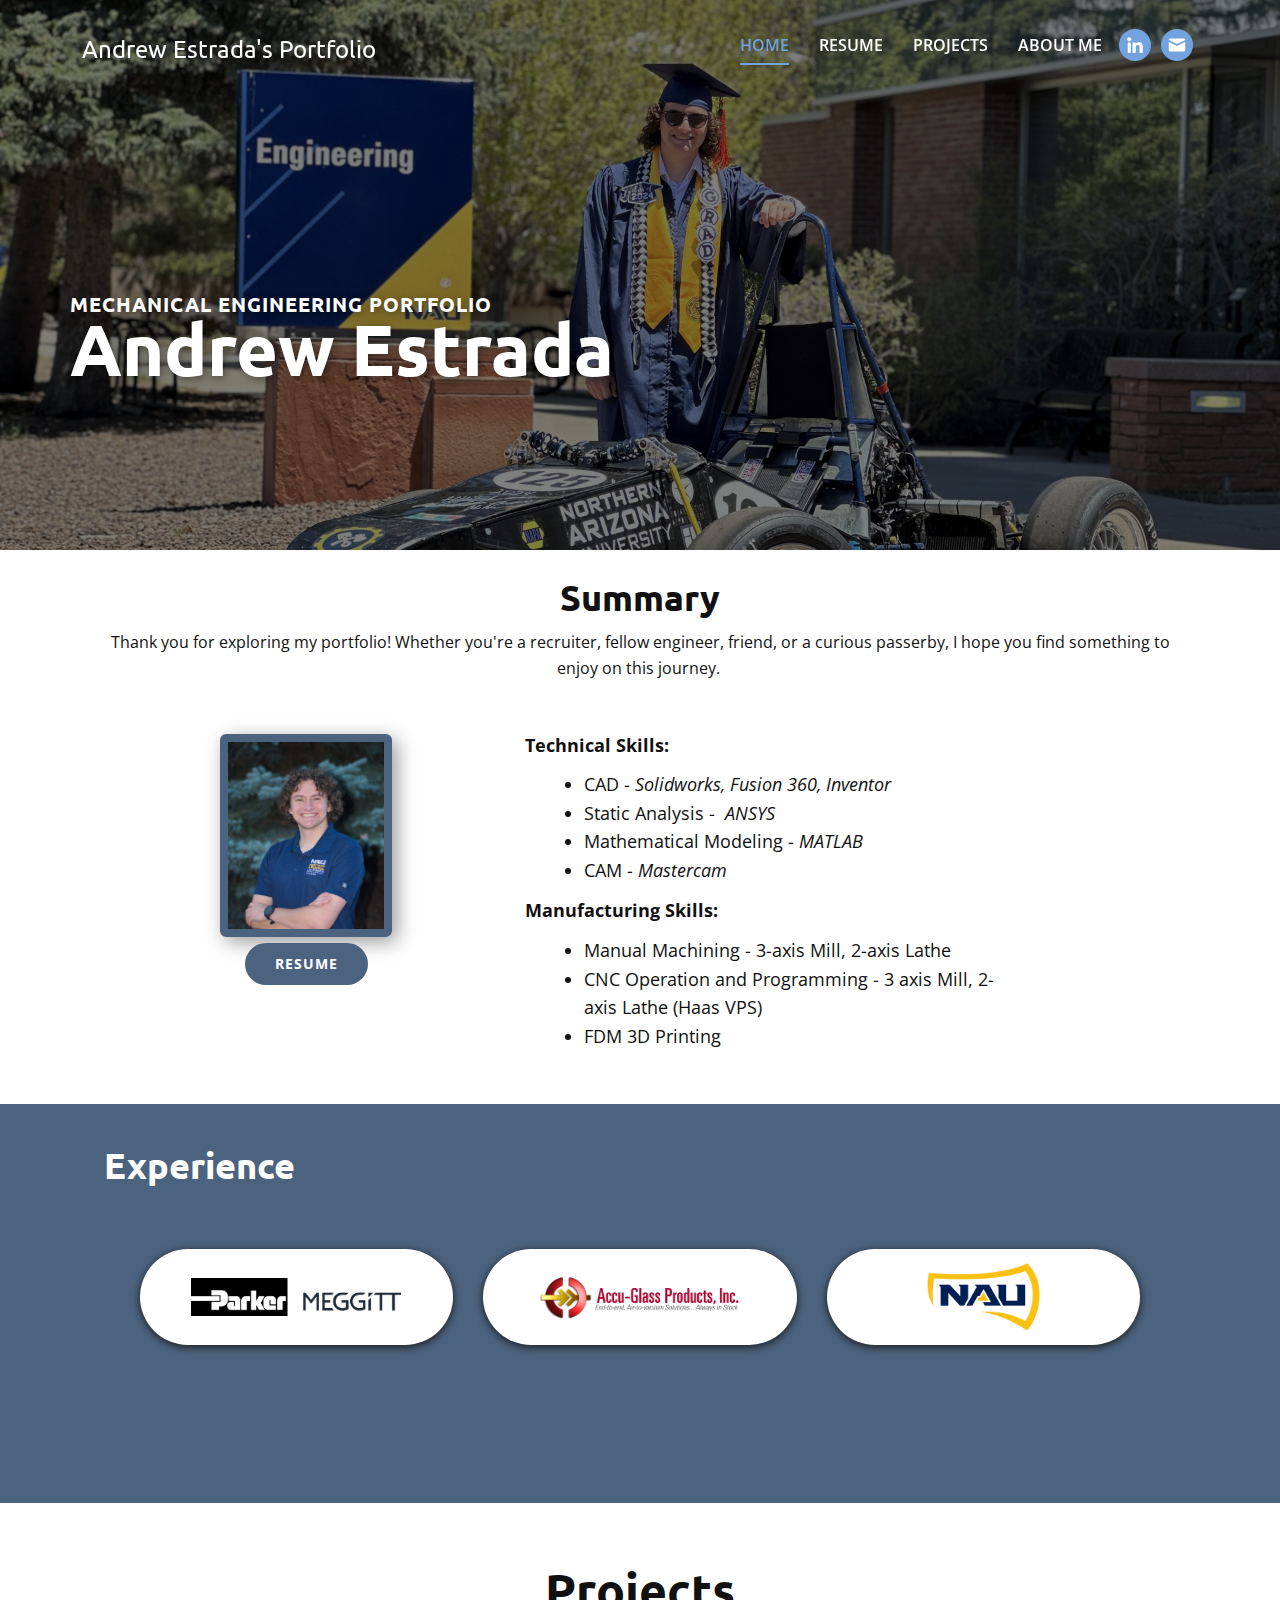
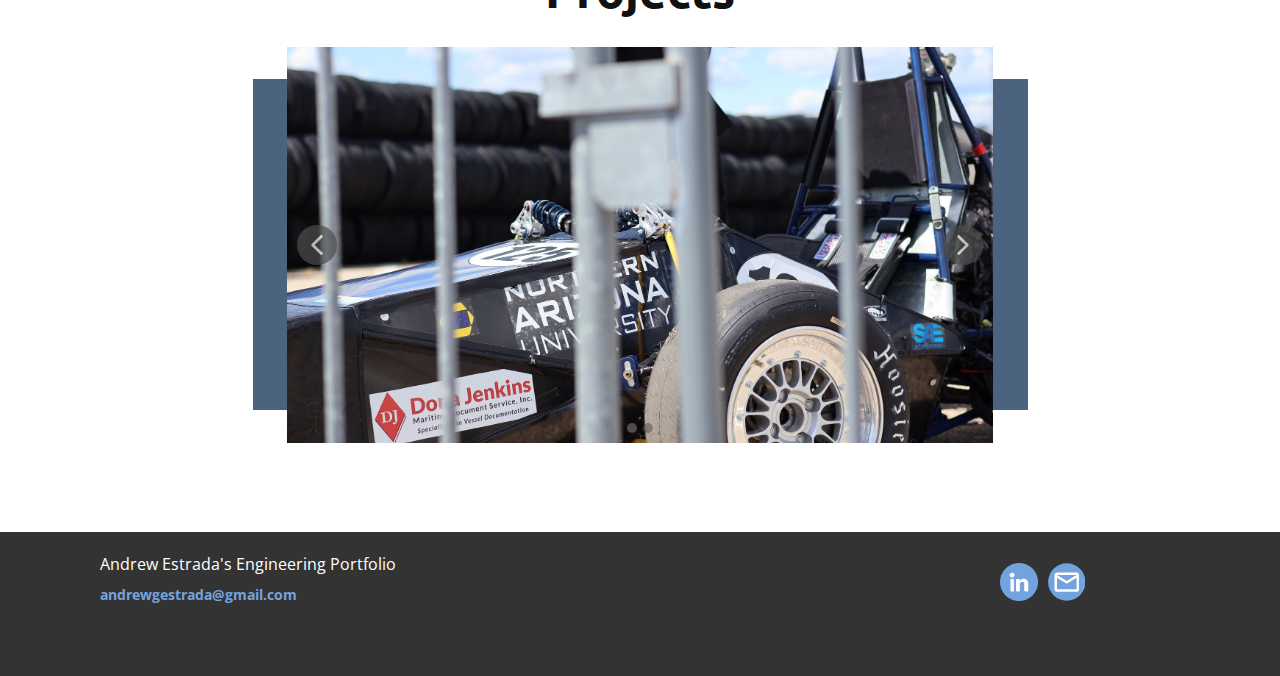
<file: index.html>
<!DOCTYPE html>
<html style="font-size: 16px;" lang="en"><head>
    <meta name="viewport" content="width=device-width, initial-scale=1.0">
    <meta charset="utf-8">
    <meta name="keywords" content="​Complex
financial planning, ​Our Corporate Partners and Investors, ​Assisting clients in achieving their goals and their company concepts., ​Collaborating to advance solution in the future, ​We provide value of our clients, ​We provide your company with the best possible technologies">
    <meta name="description" content="">
    <title>Home</title>
    <link rel="stylesheet" href="nicepage.css" media="screen">
<link rel="stylesheet" href="index.css" media="screen">
    <script class="u-script" type="text/javascript" src="jquery.js" defer=""></script>
    <script class="u-script" type="text/javascript" src="nicepage.js" defer=""></script>
    <meta name="generator" content="Nicepage 6.20.0, nicepage.com">
    <link id="u-theme-google-font" rel="stylesheet" href="https://fonts.googleapis.com/css?family=Roboto:100,100i,300,300i,400,400i,500,500i,700,700i,900,900i|Open+Sans:300,300i,400,400i,500,500i,600,600i,700,700i,800,800i">
    <link id="u-page-google-font" rel="stylesheet" href="https://fonts.googleapis.com/css?family=Ubuntu:300,300i,400,400i,500,500i,700,700i">
    
    
    
    
    
    
    
    <script type="application/ld+json">{
		"@context": "http://schema.org",
		"@type": "Organization",
		"name": "Andrew Portfolio",
		"sameAs": [
				"linkedin.com/in/andrew-estrada2024",
				"mailto:andrewgestrada@gmail.com",
				"linkedin.com/in/andrew-estrada2024",
				"mailto:andrewgestrada@gmail.com"
		]
}</script>
    <meta name="theme-color" content="#73a3de">
    <meta property="og:title" content="Home">
    <meta property="og:description" content="">
    <meta property="og:type" content="website">
  <meta data-intl-tel-input-cdn-path="intlTelInput/"></head>
  <body data-home-page="Home.html" data-home-page-title="Home" data-path-to-root="./" data-include-products="false" class="u-body u-overlap u-overlap-contrast u-overlap-transparent u-xl-mode" data-lang="en"><header class="u-clearfix u-grey-60 u-header u-sticky u-sticky-69db u-header" id="sec-9622"><div class="u-clearfix u-sheet u-sheet-1">
        <nav class="u-align-right u-menu u-menu-one-level u-offcanvas u-menu-1">
          <div class="menu-collapse" style="font-size: 1rem; letter-spacing: 0px; text-transform: uppercase; font-weight: 600;">
            <a class="u-button-style u-custom-active-border-color u-custom-active-color u-custom-border u-custom-border-color u-custom-borders u-custom-hover-border-color u-custom-hover-color u-custom-left-right-menu-spacing u-custom-padding-bottom u-custom-text-active-color u-custom-text-color u-custom-text-decoration u-custom-text-hover-color u-custom-text-shadow u-custom-text-shadow-blur u-custom-text-shadow-color u-custom-text-shadow-transparency u-custom-text-shadow-x u-custom-text-shadow-y u-custom-top-bottom-menu-spacing u-nav-link" href="#" style="padding: 4px 10px; font-size: calc(1em + 8px);">
              <svg class="u-svg-link" preserveAspectRatio="xMidYMin slice" viewBox="0 0 302 302" style=""><use xmlns:xlink="http://www.w3.org/1999/xlink" xlink:href="#svg-bc4f"></use></svg>
              <svg xmlns="http://www.w3.org/2000/svg" xmlns:xlink="http://www.w3.org/1999/xlink" version="1.1" id="svg-bc4f" x="0px" y="0px" viewBox="0 0 302 302" style="enable-background:new 0 0 302 302;" xml:space="preserve" class="u-svg-content"><g><rect y="36" width="302" height="30"></rect><rect y="236" width="302" height="30"></rect><rect y="136" width="302" height="30"></rect>
</g><g></g><g></g><g></g><g></g><g></g><g></g><g></g><g></g><g></g><g></g><g></g><g></g><g></g><g></g><g></g></svg>
            </a>
          </div>
          <div class="u-custom-menu u-nav-container">
            <ul class="u-nav u-spacing-30 u-unstyled u-nav-1"><li class="u-nav-item"><a class="u-border-2 u-border-active-palette-1-base u-border-hover-palette-1-base u-border-no-left u-border-no-right u-border-no-top u-button-style u-nav-link u-text-active-palette-1-base u-text-hover-palette-1-base" href="./" style="padding: 10px 0px;">Home</a>
</li><li class="u-nav-item"><a class="u-border-2 u-border-active-palette-1-base u-border-hover-palette-1-base u-border-no-left u-border-no-right u-border-no-top u-button-style u-nav-link u-text-active-palette-1-base u-text-hover-palette-1-base" href="Resume.html" style="padding: 10px 0px;">Resume</a>
</li><li class="u-nav-item"><a class="u-border-2 u-border-active-palette-1-base u-border-hover-palette-1-base u-border-no-left u-border-no-right u-border-no-top u-button-style u-nav-link u-text-active-palette-1-base u-text-hover-palette-1-base" href="Projects.html" style="padding: 10px 0px;">Projects</a>
</li><li class="u-nav-item"><a class="u-border-2 u-border-active-palette-1-base u-border-hover-palette-1-base u-border-no-left u-border-no-right u-border-no-top u-button-style u-nav-link u-text-active-palette-1-base u-text-hover-palette-1-base" href="About-Me.html" style="padding: 10px 0px;">About Me</a>
</li></ul>
          </div>
          <div class="u-custom-menu u-nav-container-collapse">
            <div class="u-align-center u-black u-container-align-center u-container-style u-inner-container-layout u-opacity u-opacity-95 u-sidenav">
              <div class="u-inner-container-layout u-sidenav-overflow">
                <div class="u-menu-close"></div>
                <ul class="u-align-center u-nav u-popupmenu-items u-unstyled u-nav-2"><li class="u-nav-item"><a class="u-button-style u-nav-link" href="./">Home</a>
</li><li class="u-nav-item"><a class="u-button-style u-nav-link" href="Resume.html">Resume</a>
</li><li class="u-nav-item"><a class="u-button-style u-nav-link" href="Projects.html">Projects</a>
</li><li class="u-nav-item"><a class="u-button-style u-nav-link" href="About-Me.html">About Me</a>
</li></ul>
              </div>
            </div>
            <div class="u-black u-menu-overlay u-opacity u-opacity-70"></div>
          </div>
        </nav>
        <div class="u-hover-feature u-social-icons u-spacing-10 u-social-icons-1">
          <a class="u-social-url" target="_blank" data-type="LinkedIn" title="LinkedIn" href="linkedin.com/in/andrew-estrada2024"><span class="u-file-icon u-icon u-social-icon u-social-linkedin u-text-palette-1-base u-icon-1"><img src="images/4494497-0a0011ad.png" alt=""></span>
          </a>
          <a class="u-social-url" target="_blank" data-type="Email" title="Email" href="mailto:andrewgestrada@gmail.com"><span class="u-file-icon u-icon u-social-email u-social-icon u-text-palette-1-base u-icon-2"><img src="images/9068642-ee2278bf.png" alt=""></span>
          </a>
        </div>
        <h3 class="u-headline u-text u-text-1">
          <a href="/">Andrew Estrada's Portfolio</a>
        </h3>
      </div><style class="u-sticky-style" data-style-id="69db">.u-sticky-fixed.u-sticky-69db, .u-body.u-sticky-fixed .u-sticky-69db {
box-shadow: 5px 5px 20px 0 rgba(0,0,0,0.4) !important
}.u-sticky-fixed.u-sticky-69db:before, .u-body.u-sticky-fixed .u-sticky-69db:before {
borders: top right bottom left !important
}</style></header>
    <section class="u-clearfix u-image u-shading u-section-1" id="sec-7237" data-image-width="4032" data-image-height="3024">
      <div class="u-clearfix u-sheet u-sheet-1">
        <h5 class="u-align-center-xs u-text u-text-default u-text-white u-text-1"> Mechanical Engineering Portfolio</h5>
        <h1 class="u-align-center-xs u-text u-text-body-alt-color u-text-2">Andrew Estrada</h1>
      </div>
    </section>
    <section class="u-align-center u-clearfix u-container-align-center u-white u-section-2" id="carousel_cb34">
      <div class="u-clearfix u-sheet u-valign-middle-lg u-valign-middle-md u-valign-middle-sm u-valign-middle-xl u-sheet-1">
        <h3 class="u-align-left u-text u-text-default u-text-1"> Summary</h3>
        <p class="u-align-center u-text u-text-2"> Thank you for exploring my portfolio! Whether you're a recruiter, fellow engineer, friend, or a curious passerby, I hope you find something to enjoy on this journey.&nbsp;</p>
      </div>
    </section>
    <section class="u-align-center u-clearfix u-container-align-center u-section-3" id="carousel_f338">
      <div class="u-clearfix u-sheet u-valign-middle-xs u-sheet-1">
        <p class="u-align-left u-text u-text-1">Technical Skills:<span style="font-weight: 700;"></span>
          <br>
        </p>
        <div class="u-border-8 u-border-palette-2-base u-container-style u-group u-image u-image-round u-radius u-image-1" data-image-width="2860" data-image-height="4302">
          <div class="u-container-layout u-container-layout-1"></div>
        </div>
        <ul class="u-align-left u-text u-text-2">
          <li>CAD - <span style="font-style: italic;">Solidworks, Fusion 360, Inventor</span>
          </li>
          <li>Static Analysis -&nbsp; <span style="font-style: italic;">ANSYS</span>
          </li>
          <li>Mathematical Modeling - <span style="font-style: italic;">MATLAB</span>
          </li>
          <li>CAM - <span style="font-style: italic;">Mastercam</span>
          </li>
        </ul>
        <p class="u-align-left u-text u-text-3">Manufacturing Skills:<span style="font-weight: 700;"></span>
          <br>
        </p>
        <ul class="u-align-left u-text u-text-4">
          <li>Manual Machining - 3-axis Mill, 2-axis Lathe</li>
          <li>CNC Operation and Programming -&nbsp;3 axis Mill, 2-axis Lathe (Haas VPS)</li>
          <li>FDM 3D Printing</li>
        </ul>
        <a href="#" class="u-active-palette-1-base u-border-none u-btn u-btn-round u-button-style u-hover-palette-1-base u-palette-2-base u-radius-50 u-btn-1">Resume </a>
      </div>
    </section>
    <section class="u-align-center u-clearfix u-container-align-center u-palette-2-base u-section-4" id="carousel_7ed2">
      <div class="u-clearfix u-sheet u-sheet-1">
        <h3 class="u-align-left u-text u-text-1">Experie​nce </h3>
        <div class="u-layout-grid u-list u-list-1">
          <div class="u-repeater u-repeater-1">
            <div class="u-align-center u-container-align-center u-container-style u-hover-feature u-list-item u-radius u-repeater-item u-shape-round u-white u-list-item-1">
              <div class="u-container-layout u-similar-container u-valign-middle u-container-layout-1">
                <img class="custom-expanded u-image u-image-contain u-preserve-proportions u-image-1" src="images/Parker_Meggitt_Logo.png" data-image-width="1053" data-image-height="191">
              </div>
            </div>
            <div class="u-align-center u-container-align-center u-container-style u-hover-feature u-list-item u-radius u-repeater-item u-shape-round u-white u-list-item-2">
              <div class="u-container-layout u-similar-container u-valign-middle u-container-layout-2">
                <img class="custom-expanded u-image u-image-contain u-preserve-proportions u-image-2" src="images/accuglass.png" data-image-width="500" data-image-height="117">
              </div>
            </div>
            <div class="u-align-center u-container-align-center u-container-style u-hover-feature u-list-item u-radius u-repeater-item u-shape-round u-white u-list-item-3">
              <div class="u-container-layout u-similar-container u-valign-middle u-container-layout-3">
                <img class="custom-expanded u-image u-image-contain u-preserve-proportions u-image-3" src="images/Northern_Arizona_Athletics_logo.svg.png" data-image-width="1200" data-image-height="726">
              </div>
            </div>
          </div>
        </div>
      </div>
      
      
      
    </section>
    <section class="u-align-center u-clearfix u-container-align-center u-section-5" id="sec-1e34">
      <div class="u-clearfix u-sheet u-sheet-1">
        <h2 class="u-text u-text-default u-text-1">Projects</h2>
        <div class="u-expanded-width-lg u-expanded-width-md u-palette-2-base u-shape u-shape-rectangle u-shape-1"></div>
        <div class="u-carousel u-gallery u-gallery-slider u-layout-carousel u-lightbox u-no-transition u-show-text-on-hover u-gallery-1" id="carousel-eaec" data-interval="5000" data-u-ride="carousel">
          <ol class="u-absolute-hcenter u-carousel-indicators u-carousel-indicators-1">
            <li data-u-target="#carousel-eaec" data-u-slide-to="0" class="u-active u-grey-70 u-shape-circle" style="width: 10px; height: 10px;"></li>
            <li data-u-target="#carousel-eaec" data-u-slide-to="1" class="u-grey-70 u-shape-circle" style="width: 10px; height: 10px;"></li>
          </ol>
          <div class="u-carousel-inner u-gallery-inner" role="listbox">
            <div class="u-active u-carousel-item u-effect-fade u-gallery-item u-carousel-item-1" data-href="Engineering-Projects/FSAE.html">
              <div class="u-back-slide" data-image-width="6000" data-image-height="4000">
                <img class="u-back-image u-expanded" src="images/IMG_1229_Original.jpg">
              </div>
              <div class="u-align-center u-over-slide u-shading u-valign-bottom u-over-slide-1">
                <h3 class="u-gallery-heading">FSAE</h3>
                <p class="u-gallery-text">Front Pushrod Suspension</p>
              </div>
            </div>
            <div class="u-carousel-item u-effect-fade u-gallery-item u-carousel-item-2" data-href="Engineering-Projects/FSAE.html">
              <div class="u-back-slide" data-image-width="3024" data-image-height="4032">
                <img class="u-back-image u-expanded" src="images/IMG_9897.jpg">
              </div>
              <div class="u-align-center u-over-slide u-shading u-valign-bottom u-over-slide-2">
                <h3 class="u-gallery-heading">FSAE</h3>
                <p class="u-gallery-text">Front Pushrod Suspension</p>
              </div>
            </div>
          </div>
          <a class="u-absolute-vcenter u-carousel-control u-carousel-control-prev u-grey-70 u-icon-circle u-opacity u-opacity-70 u-spacing-10 u-text-white u-carousel-control-1" href="#carousel-eaec" role="button" data-u-slide="prev">
            <span aria-hidden="true">
              <svg viewBox="0 0 451.847 451.847"><path d="M97.141,225.92c0-8.095,3.091-16.192,9.259-22.366L300.689,9.27c12.359-12.359,32.397-12.359,44.751,0
c12.354,12.354,12.354,32.388,0,44.748L173.525,225.92l171.903,171.909c12.354,12.354,12.354,32.391,0,44.744
c-12.354,12.365-32.386,12.365-44.745,0l-194.29-194.281C100.226,242.115,97.141,234.018,97.141,225.92z"></path></svg>
            </span>
            <span class="sr-only">
              <svg viewBox="0 0 451.847 451.847"><path d="M97.141,225.92c0-8.095,3.091-16.192,9.259-22.366L300.689,9.27c12.359-12.359,32.397-12.359,44.751,0
c12.354,12.354,12.354,32.388,0,44.748L173.525,225.92l171.903,171.909c12.354,12.354,12.354,32.391,0,44.744
c-12.354,12.365-32.386,12.365-44.745,0l-194.29-194.281C100.226,242.115,97.141,234.018,97.141,225.92z"></path></svg>
            </span>
          </a>
          <a class="u-absolute-vcenter u-carousel-control u-carousel-control-next u-grey-70 u-icon-circle u-opacity u-opacity-70 u-spacing-10 u-text-white u-carousel-control-2" href="#carousel-eaec" role="button" data-u-slide="next">
            <span aria-hidden="true">
              <svg viewBox="0 0 451.846 451.847"><path d="M345.441,248.292L151.154,442.573c-12.359,12.365-32.397,12.365-44.75,0c-12.354-12.354-12.354-32.391,0-44.744
L278.318,225.92L106.409,54.017c-12.354-12.359-12.354-32.394,0-44.748c12.354-12.359,32.391-12.359,44.75,0l194.287,194.284
c6.177,6.18,9.262,14.271,9.262,22.366C354.708,234.018,351.617,242.115,345.441,248.292z"></path></svg>
            </span>
            <span class="sr-only">
              <svg viewBox="0 0 451.846 451.847"><path d="M345.441,248.292L151.154,442.573c-12.359,12.365-32.397,12.365-44.75,0c-12.354-12.354-12.354-32.391,0-44.744
L278.318,225.92L106.409,54.017c-12.354-12.359-12.354-32.394,0-44.748c12.354-12.359,32.391-12.359,44.75,0l194.287,194.284
c6.177,6.18,9.262,14.271,9.262,22.366C354.708,234.018,351.617,242.115,345.441,248.292z"></path></svg>
            </span>
          </a>
        </div>
      </div>
    </section>
    
    
    
    <footer class="u-clearfix u-footer u-grey-80" id="sec-c696"><div class="u-clearfix u-sheet u-sheet-1">
        <div class="data-layout-selected u-clearfix u-expanded-width u-gutter-6 u-layout-wrap u-layout-wrap-1">
          <div class="u-gutter-0 u-layout">
            <div class="u-layout-row">
              <div class="u-container-style u-layout-cell u-size-20 u-layout-cell-1">
                <div class="u-container-layout u-container-layout-1"><!--position-->
                  <div data-position="" class="u-position u-position-1"><!--block-->
                    <div class="u-block">
                      <div class="u-block-container u-clearfix"><!--block_header-->
                        <h5 class="u-block-header u-text"><!--block_header_content--><!--/block_header_content--></h5><!--/block_header--><!--block_content-->
                        <div class="u-block-content u-text"><!--block_content_content--> Andrew Estrada's Engineering Portfolio<!--/block_content_content--></div><!--/block_content-->
                      </div>
                    </div><!--/block-->
                  </div><!--/position-->
                  <p class="u-text u-text-default u-text-3">
                    <a class="u-active-none u-border-none u-btn u-button-link u-button-style u-hover-none u-none u-text-palette-1-base u-btn-1" href="mailto:andrewgestrada@gmail.com">andrewgestrada@gmail.com</a>
                  </p>
                </div>
              </div>
              <div class="u-container-style u-hidden-xs u-layout-cell u-size-20 u-layout-cell-2">
                <div class="u-container-layout u-container-layout-2"></div>
              </div>
              <div class="u-container-style u-layout-cell u-size-20 u-layout-cell-3">
                <div class="u-container-layout u-valign-middle u-container-layout-3">
                  <div class="u-hover-feature u-social-icons u-spacing-10 u-social-icons-1">
                    <a class="u-social-url" title="linkedin" target="_blank" href="linkedin.com/in/andrew-estrada2024"><span class="u-file-icon u-icon u-social-icon u-social-linkedin u-text-palette-1-base u-icon-1"><img src="images/4494497-0a0011ad.png" alt=""></span>
                    </a>
                    <a class="u-social-url" target="_blank" data-type="Email" title="Email" href="mailto:andrewgestrada@gmail.com"><span class="u-icon u-social-email u-social-icon u-text-palette-1-base u-icon-2"><svg class="u-svg-link" preserveAspectRatio="xMidYMin slice" viewBox="0 0 112 112" style=""><use xlink:href="#svg-5b5d"></use></svg><svg class="u-svg-content" viewBox="0 0 112 112" x="0" y="0" id="svg-5b5d"><circle fill="currentColor" cx="56.1" cy="56.1" r="55"></circle><path id="path3864" fill="#FFFFFF" d="M27.2,28h57.6c4,0,7.2,3.2,7.2,7.2l0,0v42.7c0,3.9-3.2,7.2-7.2,7.2l0,0H27.2
	c-4,0-7.2-3.2-7.2-7.2V35.2C20,31.1,23.2,28,27.2,28 M56,52.9l28.8-17.8H27.2L56,52.9 M27.2,77.7h57.6V43.5L56,61.3L27.2,43.5V77.7z
	"></path></svg></span>
                    </a>
                  </div>
                </div>
              </div>
            </div>
          </div>
        </div>
      </div></footer>
  
</body></html>
</file>
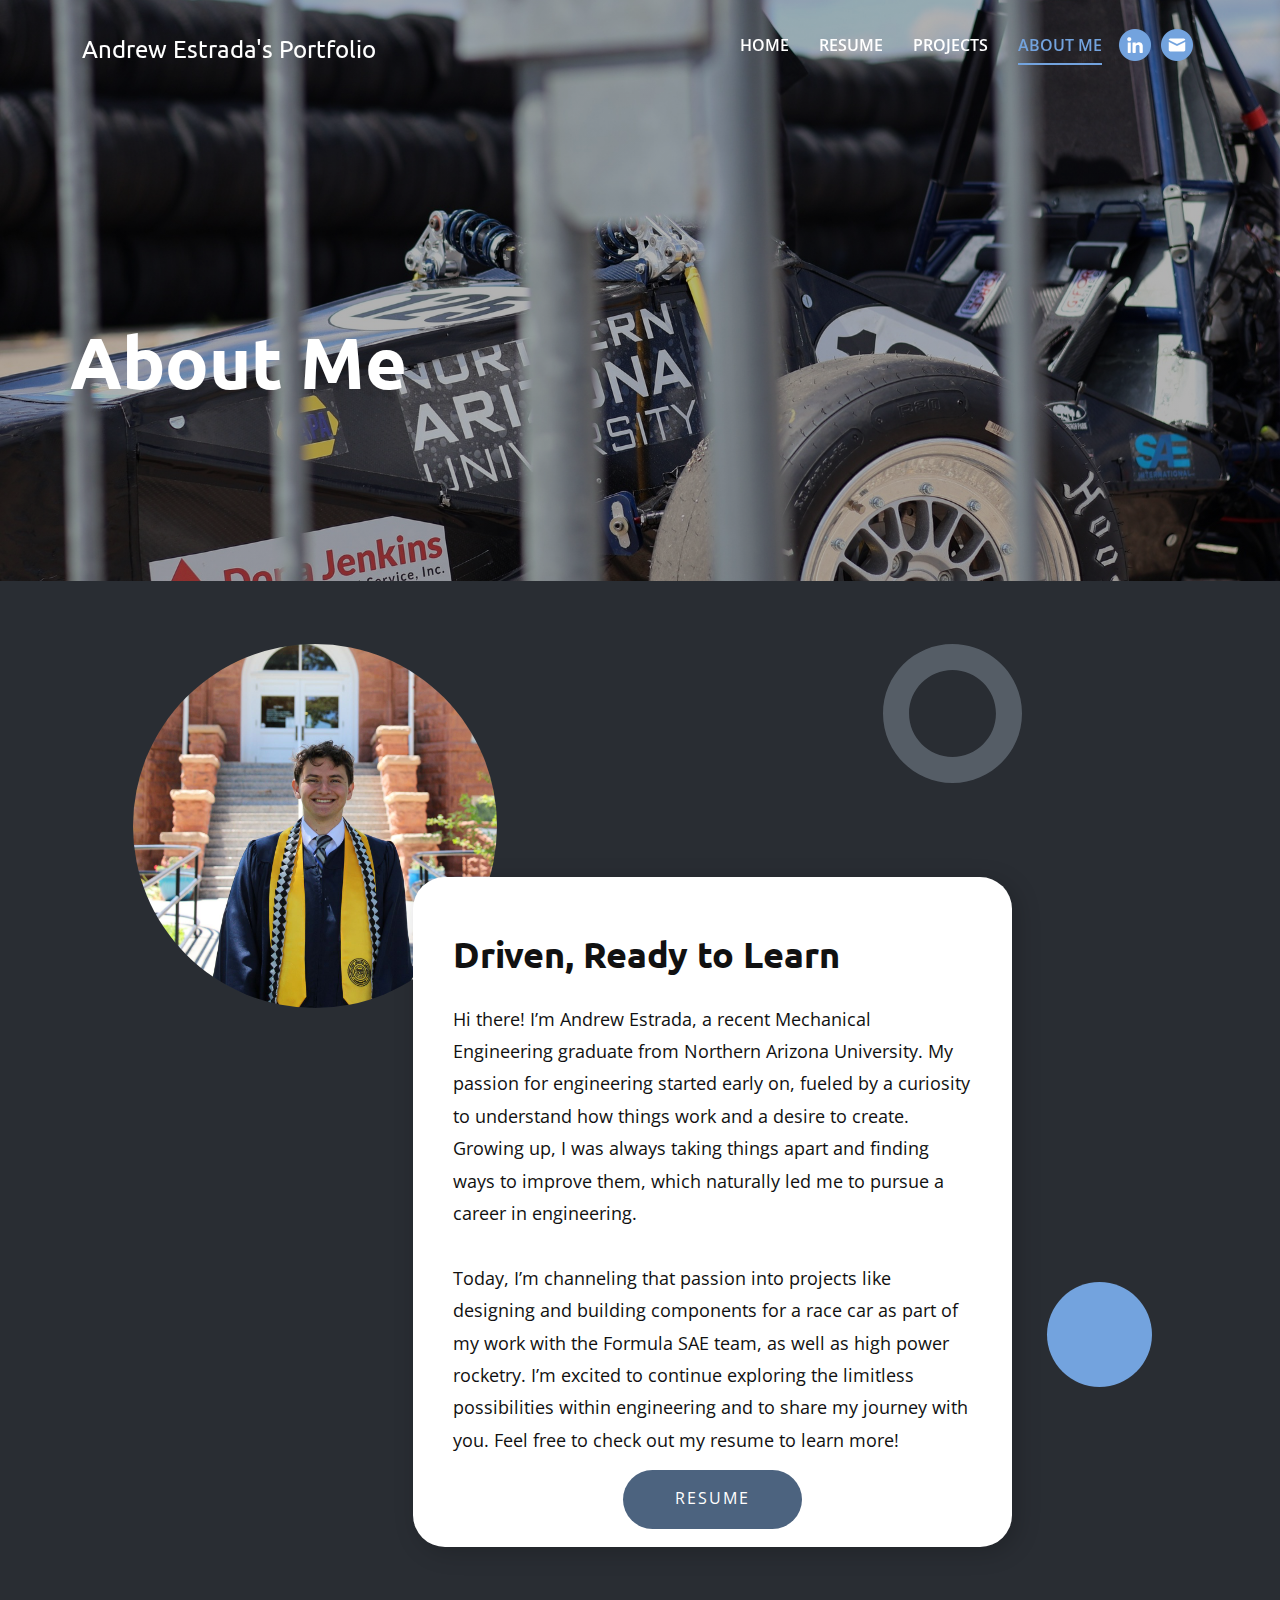
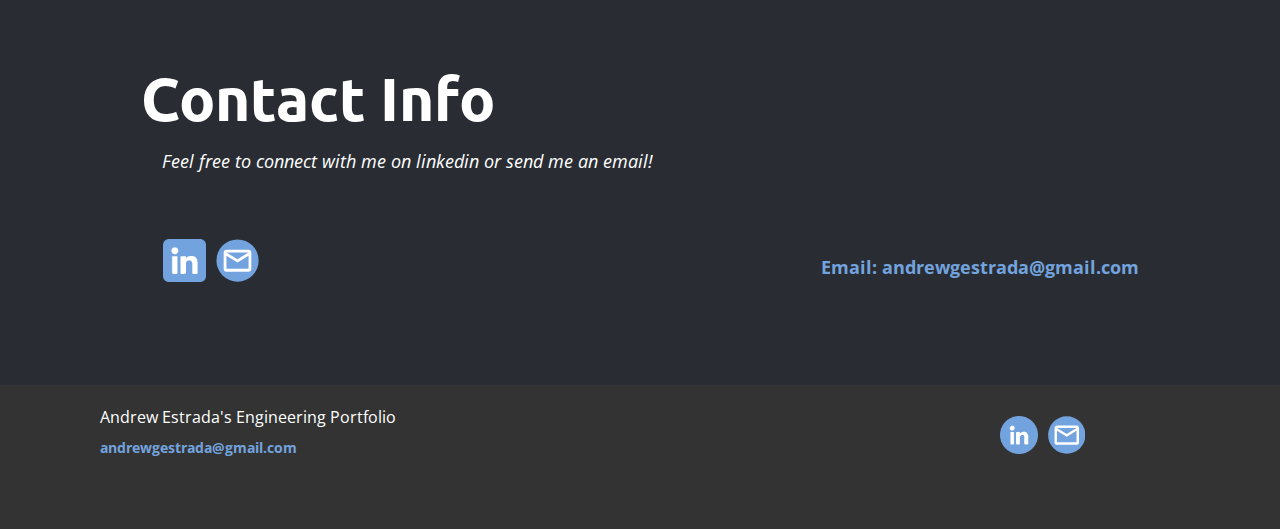
<file: About-Me.html>
<!DOCTYPE html>
<html style="font-size: 16px;" lang="en"><head>
    <meta name="viewport" content="width=device-width, initial-scale=1.0">
    <meta charset="utf-8">
    <meta name="keywords" content="">
    <meta name="description" content="">
    <title>About Me</title>
    <link rel="stylesheet" href="nicepage.css" media="screen">
<link rel="stylesheet" href="About-Me.css" media="screen">
    <script class="u-script" type="text/javascript" src="jquery.js" defer=""></script>
    <script class="u-script" type="text/javascript" src="nicepage.js" defer=""></script>
    <meta name="generator" content="Nicepage 6.20.0, nicepage.com">
    <link id="u-theme-google-font" rel="stylesheet" href="https://fonts.googleapis.com/css?family=Roboto:100,100i,300,300i,400,400i,500,500i,700,700i,900,900i|Open+Sans:300,300i,400,400i,500,500i,600,600i,700,700i,800,800i">
    <link id="u-page-google-font" rel="stylesheet" href="https://fonts.googleapis.com/css?family=Ubuntu:300,300i,400,400i,500,500i,700,700i">
    
    
    
    
    
    <script type="application/ld+json">{
		"@context": "http://schema.org",
		"@type": "Organization",
		"name": "Andrew Portfolio",
		"sameAs": [
				"www.linkedin.com/in/andrew-estrada2024",
				"mailto:andrewgestrada@gmail.com",
				"www.linkedin.com/in/andrew-estrada2024",
				"mailto:andrewgestrada@gmail.com"
		]
}</script>
    <meta name="theme-color" content="#73a3de">
    <meta property="og:title" content="About Me">
    <meta property="og:description" content="">
    <meta property="og:type" content="website">
  <meta data-intl-tel-input-cdn-path="intlTelInput/"></head>
  <body data-path-to-root="./" data-include-products="false" class="u-body u-overlap u-overlap-contrast u-overlap-transparent u-xl-mode" data-lang="en"><header class="u-clearfix u-grey-60 u-header u-sticky u-sticky-69db u-header" id="sec-9622"><div class="u-clearfix u-sheet u-sheet-1">
        <nav class="u-align-right u-menu u-menu-one-level u-offcanvas u-menu-1">
          <div class="menu-collapse" style="font-size: 1rem; letter-spacing: 0px; text-transform: uppercase; font-weight: 600;">
            <a class="u-button-style u-custom-active-border-color u-custom-active-color u-custom-border u-custom-border-color u-custom-borders u-custom-hover-border-color u-custom-hover-color u-custom-left-right-menu-spacing u-custom-padding-bottom u-custom-text-active-color u-custom-text-color u-custom-text-decoration u-custom-text-hover-color u-custom-text-shadow u-custom-text-shadow-blur u-custom-text-shadow-color u-custom-text-shadow-transparency u-custom-text-shadow-x u-custom-text-shadow-y u-custom-top-bottom-menu-spacing u-nav-link" href="#" style="padding: 4px 10px; font-size: calc(1em + 8px);">
              <svg class="u-svg-link" preserveAspectRatio="xMidYMin slice" viewBox="0 0 302 302" style=""><use xmlns:xlink="http://www.w3.org/1999/xlink" xlink:href="#svg-bc4f"></use></svg>
              <svg xmlns="http://www.w3.org/2000/svg" xmlns:xlink="http://www.w3.org/1999/xlink" version="1.1" id="svg-bc4f" x="0px" y="0px" viewBox="0 0 302 302" style="enable-background:new 0 0 302 302;" xml:space="preserve" class="u-svg-content"><g><rect y="36" width="302" height="30"></rect><rect y="236" width="302" height="30"></rect><rect y="136" width="302" height="30"></rect>
</g><g></g><g></g><g></g><g></g><g></g><g></g><g></g><g></g><g></g><g></g><g></g><g></g><g></g><g></g><g></g></svg>
            </a>
          </div>
          <div class="u-custom-menu u-nav-container">
            <ul class="u-nav u-spacing-30 u-unstyled u-nav-1"><li class="u-nav-item"><a class="u-border-2 u-border-active-palette-1-base u-border-hover-palette-1-base u-border-no-left u-border-no-right u-border-no-top u-button-style u-nav-link u-text-active-palette-1-base u-text-hover-palette-1-base" href="./" style="padding: 10px 0px;">Home</a>
</li><li class="u-nav-item"><a class="u-border-2 u-border-active-palette-1-base u-border-hover-palette-1-base u-border-no-left u-border-no-right u-border-no-top u-button-style u-nav-link u-text-active-palette-1-base u-text-hover-palette-1-base" href="Resume.html" style="padding: 10px 0px;">Resume</a>
</li><li class="u-nav-item"><a class="u-border-2 u-border-active-palette-1-base u-border-hover-palette-1-base u-border-no-left u-border-no-right u-border-no-top u-button-style u-nav-link u-text-active-palette-1-base u-text-hover-palette-1-base" href="Projects.html" style="padding: 10px 0px;">Projects</a>
</li><li class="u-nav-item"><a class="u-border-2 u-border-active-palette-1-base u-border-hover-palette-1-base u-border-no-left u-border-no-right u-border-no-top u-button-style u-nav-link u-text-active-palette-1-base u-text-hover-palette-1-base" href="About-Me.html" style="padding: 10px 0px;">About Me</a>
</li></ul>
          </div>
          <div class="u-custom-menu u-nav-container-collapse">
            <div class="u-align-center u-black u-container-align-center u-container-style u-inner-container-layout u-opacity u-opacity-95 u-sidenav">
              <div class="u-inner-container-layout u-sidenav-overflow">
                <div class="u-menu-close"></div>
                <ul class="u-align-center u-nav u-popupmenu-items u-unstyled u-nav-2"><li class="u-nav-item"><a class="u-button-style u-nav-link" href="./">Home</a>
</li><li class="u-nav-item"><a class="u-button-style u-nav-link" href="Resume.html">Resume</a>
</li><li class="u-nav-item"><a class="u-button-style u-nav-link" href="Projects.html">Projects</a>
</li><li class="u-nav-item"><a class="u-button-style u-nav-link" href="About-Me.html">About Me</a>
</li></ul>
              </div>
            </div>
            <div class="u-black u-menu-overlay u-opacity u-opacity-70"></div>
          </div>
        </nav>
        <div class="u-hover-feature u-social-icons u-spacing-10 u-social-icons-1">
          <a class="u-social-url" target="_blank" data-type="LinkedIn" title="LinkedIn" href="www.linkedin.com/in/andrew-estrada2024"><span class="u-file-icon u-icon u-social-icon u-social-linkedin u-text-palette-1-base u-icon-1"><img src="images/4494497-0a0011ad.png" alt=""></span>
          </a>
          <a class="u-social-url" target="_blank" data-type="Email" title="Email" href="mailto:andrewgestrada@gmail.com"><span class="u-file-icon u-icon u-social-email u-social-icon u-text-palette-1-base u-icon-2"><img src="images/9068642-ee2278bf.png" alt=""></span>
          </a>
        </div>
        <h3 class="u-headline u-text u-text-1">
          <a href="/">Andrew Estrada's Portfolio</a>
        </h3>
      </div><style class="u-sticky-style" data-style-id="69db">.u-sticky-fixed.u-sticky-69db, .u-body.u-sticky-fixed .u-sticky-69db {
box-shadow: 5px 5px 20px 0 rgba(0,0,0,0.4) !important
}.u-sticky-fixed.u-sticky-69db:before, .u-body.u-sticky-fixed .u-sticky-69db:before {
borders: top right bottom left !important
}</style></header>
    <section class="u-clearfix u-image u-shading u-section-1" id="carousel_80da" data-image-width="6000" data-image-height="4000">
      <div class="u-clearfix u-sheet u-sheet-1">
        <h1 class="u-text u-text-1">About Me</h1>
      </div>
    </section>
    <section class="u-align-center-lg u-align-center-md u-align-center-sm u-align-center-xs u-clearfix u-palette-5-dark-3 u-section-2" id="carousel_6336">
      <div class="u-clearfix u-sheet u-valign-middle-sm u-sheet-1">
        <div class="u-shape u-shape-svg u-text-palette-5-dark-2 u-shape-1">
          <svg class="u-svg-link" preserveAspectRatio="none" viewBox="0 0 160 160" style=""><use xlink:href="#svg-006d"></use></svg>
          <svg class="u-svg-content" viewBox="0 0 160 160" x="0px" y="0px" id="svg-006d" style="enable-background:new 0 0 160 160;"><path d="M80,30c27.6,0,50,22.4,50,50s-22.4,50-50,50s-50-22.4-50-50S52.4,30,80,30 M80,0C35.8,0,0,35.8,0,80s35.8,80,80,80
	s80-35.8,80-80S124.2,0,80,0L80,0z"></path></svg>
        </div>
        <div class="u-rotation-parent u-rotation-parent-1">
          <div class="u-image u-image-circle u-image-1" data-image-width="1728" data-image-height="2592"></div>
        </div>
        <div class="u-align-left u-container-align-left-lg u-container-align-left-md u-container-align-left-sm u-container-align-left-xl u-container-style u-group u-radius-32 u-shape-round u-white u-group-1">
          <div class="u-container-layout u-container-layout-1">
            <h2 class="u-text u-text-default u-text-1">Driven, Ready to Learn </h2>
            <p class="u-text u-text-2"> Hi there! I’m Andrew Estrada, a recent Mechanical Engineering graduate from Northern Arizona University. My passion for engineering started early on, fueled by a curiosity to understand how things work and a desire to create. Growing up, I was always taking things apart and finding ways to improve them, which naturally led me to pursue a career in engineering.<br>
              <br>Today, I’m channeling that passion into projects like designing and building components for a race car as part of my work with the Formula SAE team, as well as high power rocketry. I’m excited to continue exploring the limitless possibilities within engineering and to share my journey with you. Feel free to check out my resume to learn more!
            </p>
            <a href="files/AndrewEstradasResume.pdf" class="u-active-palette-5-base u-align-left u-border-none u-btn u-btn-round u-button-style u-color-scheme-summer-time u-color-style-multicolor-1 u-file-link u-hover-palette-1-base u-palette-2-base u-radius-50 u-text-active-white u-text-body-alt-color u-text-hover-white u-btn-1" target="_blank">Resume </a>
          </div>
        </div>
        <div class="u-palette-1-base u-shape u-shape-circle u-shape-2"></div>
      </div>
    </section>
    <section class="u-align-center u-clearfix u-container-align-center-lg u-container-align-center-md u-container-align-center-sm u-container-align-center-xl u-palette-5-dark-3 u-section-3" id="carousel_9d8e">
      <div class="u-clearfix u-sheet u-sheet-1">
        <h2 class="u-align-center u-text u-text-default u-text-1">Contact Info<span style="font-weight: 700;"></span>
        </h2>
        <p class="u-align-center u-text u-text-default u-text-2">Feel free to connect with me on linkedin or send me an email! </p>
        <div class="u-social-icons u-spacing-10 u-social-icons-1">
          <a class="u-social-url" title="Linkedin" target="_blank" href="www.linkedin.com/in/andrew-estrada2024"><span class="u-file-icon u-icon u-social-facebook u-social-icon u-text-palette-1-base u-icon-1"><img src="images/3536505-cb7ce000.png" alt=""></span>
          </a>
          <a class="u-social-url" target="_blank" data-type="Email" title="Email" href="mailto:andrewgestrada@gmail.com"><span class="u-icon u-social-email u-social-icon u-text-palette-1-base u-icon-2"><svg class="u-svg-link" preserveAspectRatio="xMidYMin slice" viewBox="0 0 112 112" style=""><use xlink:href="#svg-0474"></use></svg><svg class="u-svg-content" viewBox="0 0 112 112" x="0" y="0" id="svg-0474"><circle fill="currentColor" cx="56.1" cy="56.1" r="55"></circle><path id="path3864" fill="#FFFFFF" d="M27.2,28h57.6c4,0,7.2,3.2,7.2,7.2l0,0v42.7c0,3.9-3.2,7.2-7.2,7.2l0,0H27.2
	c-4,0-7.2-3.2-7.2-7.2V35.2C20,31.1,23.2,28,27.2,28 M56,52.9l28.8-17.8H27.2L56,52.9 M27.2,77.7h57.6V43.5L56,61.3L27.2,43.5V77.7z
	"></path></svg></span>
          </a>
        </div>
        <p class="u-align-center u-text u-text-default u-text-3">
          <a class="u-active-none u-border-none u-btn u-button-link u-button-style u-hover-none u-none u-text-palette-1-base u-btn-1" href="mailto:andrewgestrada@gmail.com">Email: andrewgestrada@gmail.com</a>
        </p>
      </div>
    </section>
    
    
    
    <footer class="u-clearfix u-footer u-grey-80" id="sec-c696"><div class="u-clearfix u-sheet u-valign-middle-xs u-sheet-1">
        <div class="data-layout-selected u-clearfix u-expanded-width u-gutter-6 u-layout-wrap u-layout-wrap-1">
          <div class="u-gutter-0 u-layout">
            <div class="u-layout-row">
              <div class="u-container-style u-layout-cell u-size-20 u-layout-cell-1">
                <div class="u-container-layout u-container-layout-1"><!--position-->
                  <div data-position="" class="u-position u-position-1"><!--block-->
                    <div class="u-block">
                      <div class="u-block-container u-clearfix"><!--block_header-->
                        <h5 class="u-block-header u-text"><!--block_header_content--><!--/block_header_content--></h5><!--/block_header--><!--block_content-->
                        <div class="u-block-content u-text"><!--block_content_content--> Andrew Estrada's Engineering Portfolio<!--/block_content_content--></div><!--/block_content-->
                      </div>
                    </div><!--/block-->
                  </div><!--/position-->
                  <p class="u-text u-text-default u-text-3">
                    <a class="u-active-none u-border-none u-btn u-button-link u-button-style u-hover-none u-none u-text-palette-1-base u-btn-1" href="mailto:andrewgestrada@gmail.com">andrewgestrada@gmail.com</a>
                  </p>
                </div>
              </div>
              <div class="u-container-style u-hidden-xs u-layout-cell u-size-20 u-layout-cell-2">
                <div class="u-container-layout u-container-layout-2"></div>
              </div>
              <div class="u-container-style u-layout-cell u-size-20 u-layout-cell-3">
                <div class="u-container-layout u-valign-middle u-container-layout-3">
                  <div class="u-hover-feature u-social-icons u-spacing-10 u-social-icons-1">
                    <a class="u-social-url" title="linkedin" target="_blank" href="www.linkedin.com/in/andrew-estrada2024"><span class="u-file-icon u-icon u-social-icon u-social-linkedin u-text-palette-1-base u-icon-1"><img src="images/4494497-0a0011ad.png" alt=""></span>
                    </a>
                    <a class="u-social-url" target="_blank" data-type="Email" title="Email" href="mailto:andrewgestrada@gmail.com"><span class="u-icon u-social-email u-social-icon u-text-palette-1-base u-icon-2"><svg class="u-svg-link" preserveAspectRatio="xMidYMin slice" viewBox="0 0 112 112" style=""><use xlink:href="#svg-5b5d"></use></svg><svg class="u-svg-content" viewBox="0 0 112 112" x="0" y="0" id="svg-5b5d"><circle fill="currentColor" cx="56.1" cy="56.1" r="55"></circle><path id="path3864" fill="#FFFFFF" d="M27.2,28h57.6c4,0,7.2,3.2,7.2,7.2l0,0v42.7c0,3.9-3.2,7.2-7.2,7.2l0,0H27.2
	c-4,0-7.2-3.2-7.2-7.2V35.2C20,31.1,23.2,28,27.2,28 M56,52.9l28.8-17.8H27.2L56,52.9 M27.2,77.7h57.6V43.5L56,61.3L27.2,43.5V77.7z
	"></path></svg></span>
                    </a>
                  </div>
                </div>
              </div>
            </div>
          </div>
        </div>
      </div></footer>
  
</body></html>
</file>
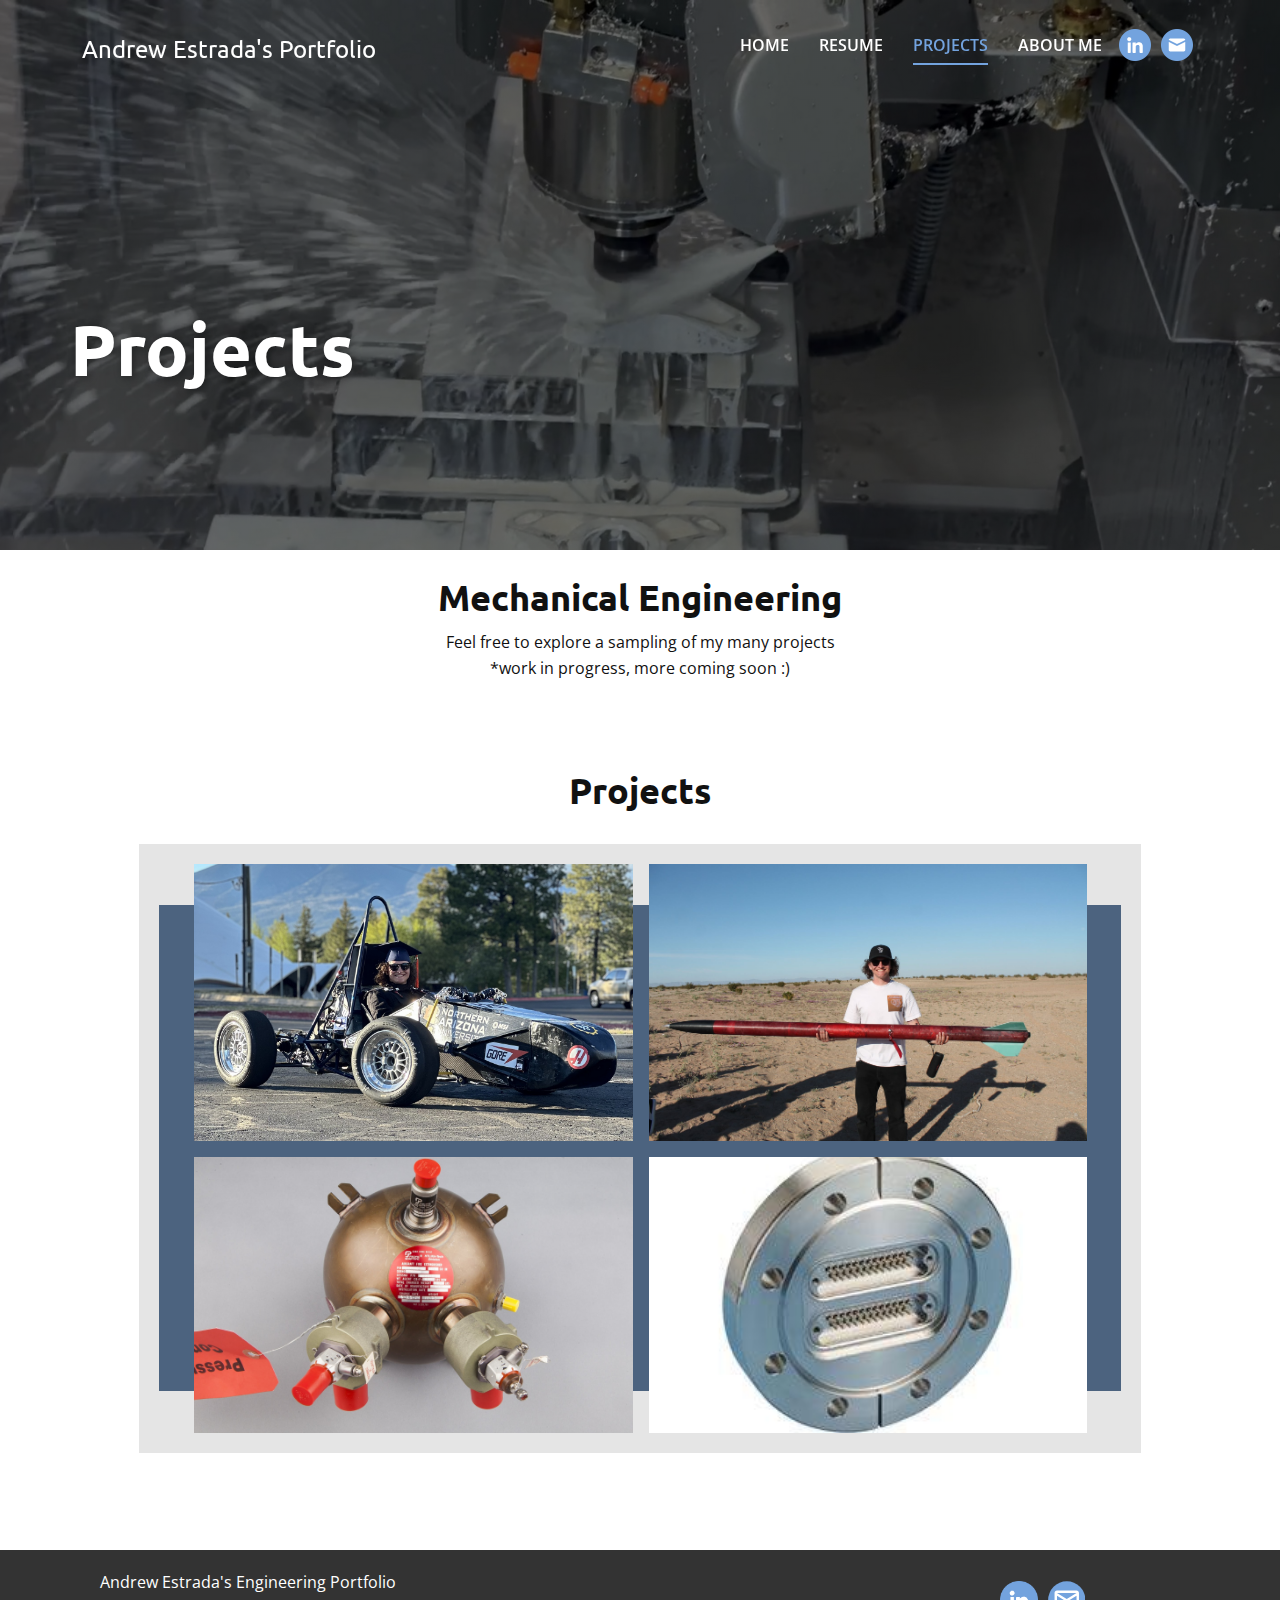
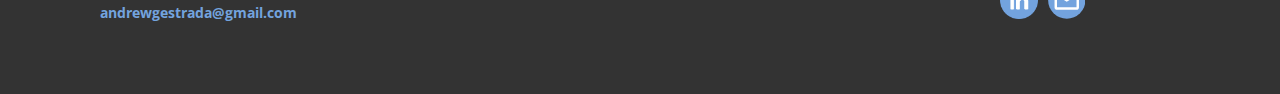
<file: Projects.html>
<!DOCTYPE html>
<html style="font-size: 16px;" lang="en"><head>
    <meta name="viewport" content="width=device-width, initial-scale=1.0">
    <meta charset="utf-8">
    <meta name="keywords" content="​Complex
financial planning, ​Our Corporate Partners and Investors, ​Assisting clients in achieving their goals and their company concepts., ​Collaborating to advance solution in the future, ​We provide value of our clients, ​We provide your company with the best possible technologies">
    <meta name="description" content="">
    <title>Projects</title>
    <link rel="stylesheet" href="nicepage.css" media="screen">
<link rel="stylesheet" href="Projects.css" media="screen">
    <script class="u-script" type="text/javascript" src="jquery.js" defer=""></script>
    <script class="u-script" type="text/javascript" src="nicepage.js" defer=""></script>
    <meta name="generator" content="Nicepage 6.20.0, nicepage.com">
    <link id="u-theme-google-font" rel="stylesheet" href="https://fonts.googleapis.com/css?family=Roboto:100,100i,300,300i,400,400i,500,500i,700,700i,900,900i|Open+Sans:300,300i,400,400i,500,500i,600,600i,700,700i,800,800i">
    <link id="u-page-google-font" rel="stylesheet" href="https://fonts.googleapis.com/css?family=Ubuntu:300,300i,400,400i,500,500i,700,700i">
    
    
    
    
    
    <script type="application/ld+json">{
		"@context": "http://schema.org",
		"@type": "Organization",
		"name": "Andrew Portfolio",
		"sameAs": [
				"www.linkedin.com/in/andrew-estrada2024",
				"mailto:andrewgestrada@gmail.com",
				"www.linkedin.com/in/andrew-estrada2024",
				"mailto:andrewgestrada@gmail.com"
		]
}</script>
    <meta name="theme-color" content="#73a3de">
    <meta property="og:title" content="Projects">
    <meta property="og:description" content="">
    <meta property="og:type" content="website">
  <meta data-intl-tel-input-cdn-path="intlTelInput/"></head>
  <body data-path-to-root="./" data-include-products="false" class="u-body u-overlap u-overlap-contrast u-overlap-transparent u-xl-mode" data-lang="en"><header class="u-clearfix u-grey-60 u-header u-sticky u-sticky-69db u-header" id="sec-9622"><div class="u-clearfix u-sheet u-sheet-1">
        <nav class="u-align-right u-menu u-menu-one-level u-offcanvas u-menu-1">
          <div class="menu-collapse" style="font-size: 1rem; letter-spacing: 0px; text-transform: uppercase; font-weight: 600;">
            <a class="u-button-style u-custom-active-border-color u-custom-active-color u-custom-border u-custom-border-color u-custom-borders u-custom-hover-border-color u-custom-hover-color u-custom-left-right-menu-spacing u-custom-padding-bottom u-custom-text-active-color u-custom-text-color u-custom-text-decoration u-custom-text-hover-color u-custom-text-shadow u-custom-text-shadow-blur u-custom-text-shadow-color u-custom-text-shadow-transparency u-custom-text-shadow-x u-custom-text-shadow-y u-custom-top-bottom-menu-spacing u-nav-link" href="#" style="padding: 4px 10px; font-size: calc(1em + 8px);">
              <svg class="u-svg-link" preserveAspectRatio="xMidYMin slice" viewBox="0 0 302 302" style=""><use xmlns:xlink="http://www.w3.org/1999/xlink" xlink:href="#svg-bc4f"></use></svg>
              <svg xmlns="http://www.w3.org/2000/svg" xmlns:xlink="http://www.w3.org/1999/xlink" version="1.1" id="svg-bc4f" x="0px" y="0px" viewBox="0 0 302 302" style="enable-background:new 0 0 302 302;" xml:space="preserve" class="u-svg-content"><g><rect y="36" width="302" height="30"></rect><rect y="236" width="302" height="30"></rect><rect y="136" width="302" height="30"></rect>
</g><g></g><g></g><g></g><g></g><g></g><g></g><g></g><g></g><g></g><g></g><g></g><g></g><g></g><g></g><g></g></svg>
            </a>
          </div>
          <div class="u-custom-menu u-nav-container">
            <ul class="u-nav u-spacing-30 u-unstyled u-nav-1"><li class="u-nav-item"><a class="u-border-2 u-border-active-palette-1-base u-border-hover-palette-1-base u-border-no-left u-border-no-right u-border-no-top u-button-style u-nav-link u-text-active-palette-1-base u-text-hover-palette-1-base" href="./" style="padding: 10px 0px;">Home</a>
</li><li class="u-nav-item"><a class="u-border-2 u-border-active-palette-1-base u-border-hover-palette-1-base u-border-no-left u-border-no-right u-border-no-top u-button-style u-nav-link u-text-active-palette-1-base u-text-hover-palette-1-base" href="Resume.html" style="padding: 10px 0px;">Resume</a>
</li><li class="u-nav-item"><a class="u-border-2 u-border-active-palette-1-base u-border-hover-palette-1-base u-border-no-left u-border-no-right u-border-no-top u-button-style u-nav-link u-text-active-palette-1-base u-text-hover-palette-1-base" href="Projects.html" style="padding: 10px 0px;">Projects</a>
</li><li class="u-nav-item"><a class="u-border-2 u-border-active-palette-1-base u-border-hover-palette-1-base u-border-no-left u-border-no-right u-border-no-top u-button-style u-nav-link u-text-active-palette-1-base u-text-hover-palette-1-base" href="About-Me.html" style="padding: 10px 0px;">About Me</a>
</li></ul>
          </div>
          <div class="u-custom-menu u-nav-container-collapse">
            <div class="u-align-center u-black u-container-align-center u-container-style u-inner-container-layout u-opacity u-opacity-95 u-sidenav">
              <div class="u-inner-container-layout u-sidenav-overflow">
                <div class="u-menu-close"></div>
                <ul class="u-align-center u-nav u-popupmenu-items u-unstyled u-nav-2"><li class="u-nav-item"><a class="u-button-style u-nav-link" href="./">Home</a>
</li><li class="u-nav-item"><a class="u-button-style u-nav-link" href="Resume.html">Resume</a>
</li><li class="u-nav-item"><a class="u-button-style u-nav-link" href="Projects.html">Projects</a>
</li><li class="u-nav-item"><a class="u-button-style u-nav-link" href="About-Me.html">About Me</a>
</li></ul>
              </div>
            </div>
            <div class="u-black u-menu-overlay u-opacity u-opacity-70"></div>
          </div>
        </nav>
        <div class="u-hover-feature u-social-icons u-spacing-10 u-social-icons-1">
          <a class="u-social-url" target="_blank" data-type="LinkedIn" title="LinkedIn" href="www.linkedin.com/in/andrew-estrada2024"><span class="u-file-icon u-icon u-social-icon u-social-linkedin u-text-palette-1-base u-icon-1"><img src="images/4494497-0a0011ad.png" alt=""></span>
          </a>
          <a class="u-social-url" target="_blank" data-type="Email" title="Email" href="mailto:andrewgestrada@gmail.com"><span class="u-file-icon u-icon u-social-email u-social-icon u-text-palette-1-base u-icon-2"><img src="images/9068642-ee2278bf.png" alt=""></span>
          </a>
        </div>
        <h3 class="u-headline u-text u-text-1">
          <a href="/">Andrew Estrada's Portfolio</a>
        </h3>
      </div><style class="u-sticky-style" data-style-id="69db">.u-sticky-fixed.u-sticky-69db, .u-body.u-sticky-fixed .u-sticky-69db {
box-shadow: 5px 5px 20px 0 rgba(0,0,0,0.4) !important
}.u-sticky-fixed.u-sticky-69db:before, .u-body.u-sticky-fixed .u-sticky-69db:before {
borders: top right bottom left !important
}</style></header>
    <section class="u-clearfix u-image u-shading u-section-1" id="sec-7237" data-image-width="2075" data-image-height="1179">
      <div class="u-clearfix u-sheet u-sheet-1">
        <h1 class="u-align-center-xs u-text u-text-body-alt-color u-text-1">Projects </h1>
      </div>
    </section>
    <section class="u-align-center u-clearfix u-container-align-center u-white u-section-2" id="carousel_cb34">
      <div class="u-clearfix u-sheet u-valign-middle-lg u-valign-middle-md u-valign-middle-sm u-valign-middle-xl u-sheet-1">
        <h3 class="u-align-left u-text u-text-default u-text-1"> Mechanical Engineering</h3>
        <p class="u-align-center u-text u-text-2">Feel free to explore a sampling of my many projects<br>*work in progress, more coming soon :)
        </p>
      </div>
    </section>
    <section class="u-clearfix u-container-align-center-md u-white u-section-3" id="sec-c517">
      <div class="u-clearfix u-sheet u-sheet-1">
        <h3 class="u-align-center u-text u-text-default u-text-1">Projects</h3>
        <div class="u-align-center u-container-style u-expanded-width-xs u-grey-10 u-group u-group-1">
          <div class="u-container-layout u-container-layout-1">
            <div class="custom-expanded u-palette-2-base u-shape u-shape-rectangle u-shape-1"></div>
            <div class="u-gallery u-layout-grid u-lightbox u-no-transition u-show-text-on-hover u-gallery-1">
              <div class="u-gallery-inner u-gallery-inner-1">
                <div class="u-effect-fade u-effect-hover-zoom u-gallery-item u-shape-rectangle u-gallery-item-1" data-href="Engineering-Projects/FSAE.html">
                  <div class="u-back-slide" data-image-width="3024" data-image-height="4032">
                    <img class="u-back-image u-expanded u-back-image-1" src="images/IMG_1109.jpg" alt="FSAE">
                  </div>
                  <div class="u-container-align-center u-over-slide u-shading u-valign-middle u-over-slide-1">
                    <h3 class="u-align-center u-gallery-heading" style="margin-right: 0px; margin-left: 0px; font-weight: 700; font-size: 1.5rem;">FSAE</h3>
                    <p class="u-align-center u-gallery-text" style="margin-right: 0px; margin-left: 0px;">Front Suspension</p>
                  </div>
                </div>
                <div class="u-effect-fade u-effect-hover-zoom u-gallery-item u-shape-rectangle u-gallery-item-2" data-href="Engineering-Projects/Student-Launch.html">
                  <div class="u-back-slide" data-image-width="1920" data-image-height="1280">
                    <img class="u-back-image u-expanded u-back-image-2" src="images/IMG_6985.JPG" alt="NASA Student Launch">
                  </div>
                  <div class="u-container-align-center u-over-slide u-shading u-valign-middle u-over-slide-2">
                    <h3 class="u-align-center u-gallery-heading" style="margin-right: 0px; margin-left: 0px; font-weight: 700; font-size: 1.5rem;">NASA Student Launch</h3>
                    <p class="u-align-center u-gallery-text" style="margin-right: 0px; margin-left: 0px;">Rocketry Competition</p>
                  </div>
                </div>
                <div class="u-effect-fade u-effect-hover-zoom u-gallery-item u-shape-rectangle u-gallery-item-3">
                  <div class="u-back-slide" data-image-width="2000" data-image-height="1333">
                    <img class="u-back-image u-expanded u-back-image-3" src="images/Products_MCS_Fire-extinguisher-2000.jpg" alt="Parker Meggit">
                  </div>
                  <div class="u-container-align-center u-over-slide u-shading u-valign-middle u-over-slide-3">
                    <h3 class="u-align-center u-gallery-heading" style="margin-right: 0px; margin-left: 0px; font-weight: 700; font-size: 1.5rem;">Parker Meggit</h3>
                    <p class="u-align-center u-gallery-text" style="margin-right: 0px; margin-left: 0px;">Coming Soon-- Fire Supression Systems</p>
                  </div>
                </div>
                <div class="u-effect-fade u-effect-hover-zoom u-gallery-item u-shape-rectangle u-gallery-item-4">
                  <div class="u-back-slide" data-image-width="300" data-image-height="200">
                    <img class="u-back-image u-expanded u-back-image-4" src="images/accuglass2.jpg" alt="AccuGlass Products">
                  </div>
                  <div class="u-container-align-center u-over-slide u-shading u-valign-middle u-over-slide-4">
                    <h3 class="u-align-center u-gallery-heading" style="margin-right: 0px; margin-left: 0px; font-weight: 700; font-size: 1.5rem;">AccuGlass Products</h3>
                    <p class="u-align-center u-gallery-text" style="margin-right: 0px; margin-left: 0px;">Coming Soon-- Vaccum Interfaces</p>
                  </div>
                </div>
              </div>
            </div>
          </div>
        </div>
      </div>
    </section>
    
    
    
    <footer class="u-clearfix u-footer u-grey-80" id="sec-c696"><div class="u-clearfix u-sheet u-valign-middle-xs u-sheet-1">
        <div class="data-layout-selected u-clearfix u-expanded-width u-gutter-6 u-layout-wrap u-layout-wrap-1">
          <div class="u-gutter-0 u-layout">
            <div class="u-layout-row">
              <div class="u-container-style u-layout-cell u-size-20 u-layout-cell-1">
                <div class="u-container-layout u-container-layout-1"><!--position-->
                  <div data-position="" class="u-position u-position-1"><!--block-->
                    <div class="u-block">
                      <div class="u-block-container u-clearfix"><!--block_header-->
                        <h5 class="u-block-header u-text"><!--block_header_content--><!--/block_header_content--></h5><!--/block_header--><!--block_content-->
                        <div class="u-block-content u-text"><!--block_content_content--> Andrew Estrada's Engineering Portfolio<!--/block_content_content--></div><!--/block_content-->
                      </div>
                    </div><!--/block-->
                  </div><!--/position-->
                  <p class="u-text u-text-default u-text-3">
                    <a class="u-active-none u-border-none u-btn u-button-link u-button-style u-hover-none u-none u-text-palette-1-base u-btn-1" href="mailto:andrewgestrada@gmail.com">andrewgestrada@gmail.com</a>
                  </p>
                </div>
              </div>
              <div class="u-container-style u-hidden-xs u-layout-cell u-size-20 u-layout-cell-2">
                <div class="u-container-layout u-container-layout-2"></div>
              </div>
              <div class="u-container-style u-layout-cell u-size-20 u-layout-cell-3">
                <div class="u-container-layout u-valign-middle u-container-layout-3">
                  <div class="u-hover-feature u-social-icons u-spacing-10 u-social-icons-1">
                    <a class="u-social-url" title="linkedin" target="_blank" href="www.linkedin.com/in/andrew-estrada2024"><span class="u-file-icon u-icon u-social-icon u-social-linkedin u-text-palette-1-base u-icon-1"><img src="images/4494497-0a0011ad.png" alt=""></span>
                    </a>
                    <a class="u-social-url" target="_blank" data-type="Email" title="Email" href="mailto:andrewgestrada@gmail.com"><span class="u-icon u-social-email u-social-icon u-text-palette-1-base u-icon-2"><svg class="u-svg-link" preserveAspectRatio="xMidYMin slice" viewBox="0 0 112 112" style=""><use xlink:href="#svg-5b5d"></use></svg><svg class="u-svg-content" viewBox="0 0 112 112" x="0" y="0" id="svg-5b5d"><circle fill="currentColor" cx="56.1" cy="56.1" r="55"></circle><path id="path3864" fill="#FFFFFF" d="M27.2,28h57.6c4,0,7.2,3.2,7.2,7.2l0,0v42.7c0,3.9-3.2,7.2-7.2,7.2l0,0H27.2
	c-4,0-7.2-3.2-7.2-7.2V35.2C20,31.1,23.2,28,27.2,28 M56,52.9l28.8-17.8H27.2L56,52.9 M27.2,77.7h57.6V43.5L56,61.3L27.2,43.5V77.7z
	"></path></svg></span>
                    </a>
                  </div>
                </div>
              </div>
            </div>
          </div>
        </div>
      </div></footer>
  
</body></html>
</file>
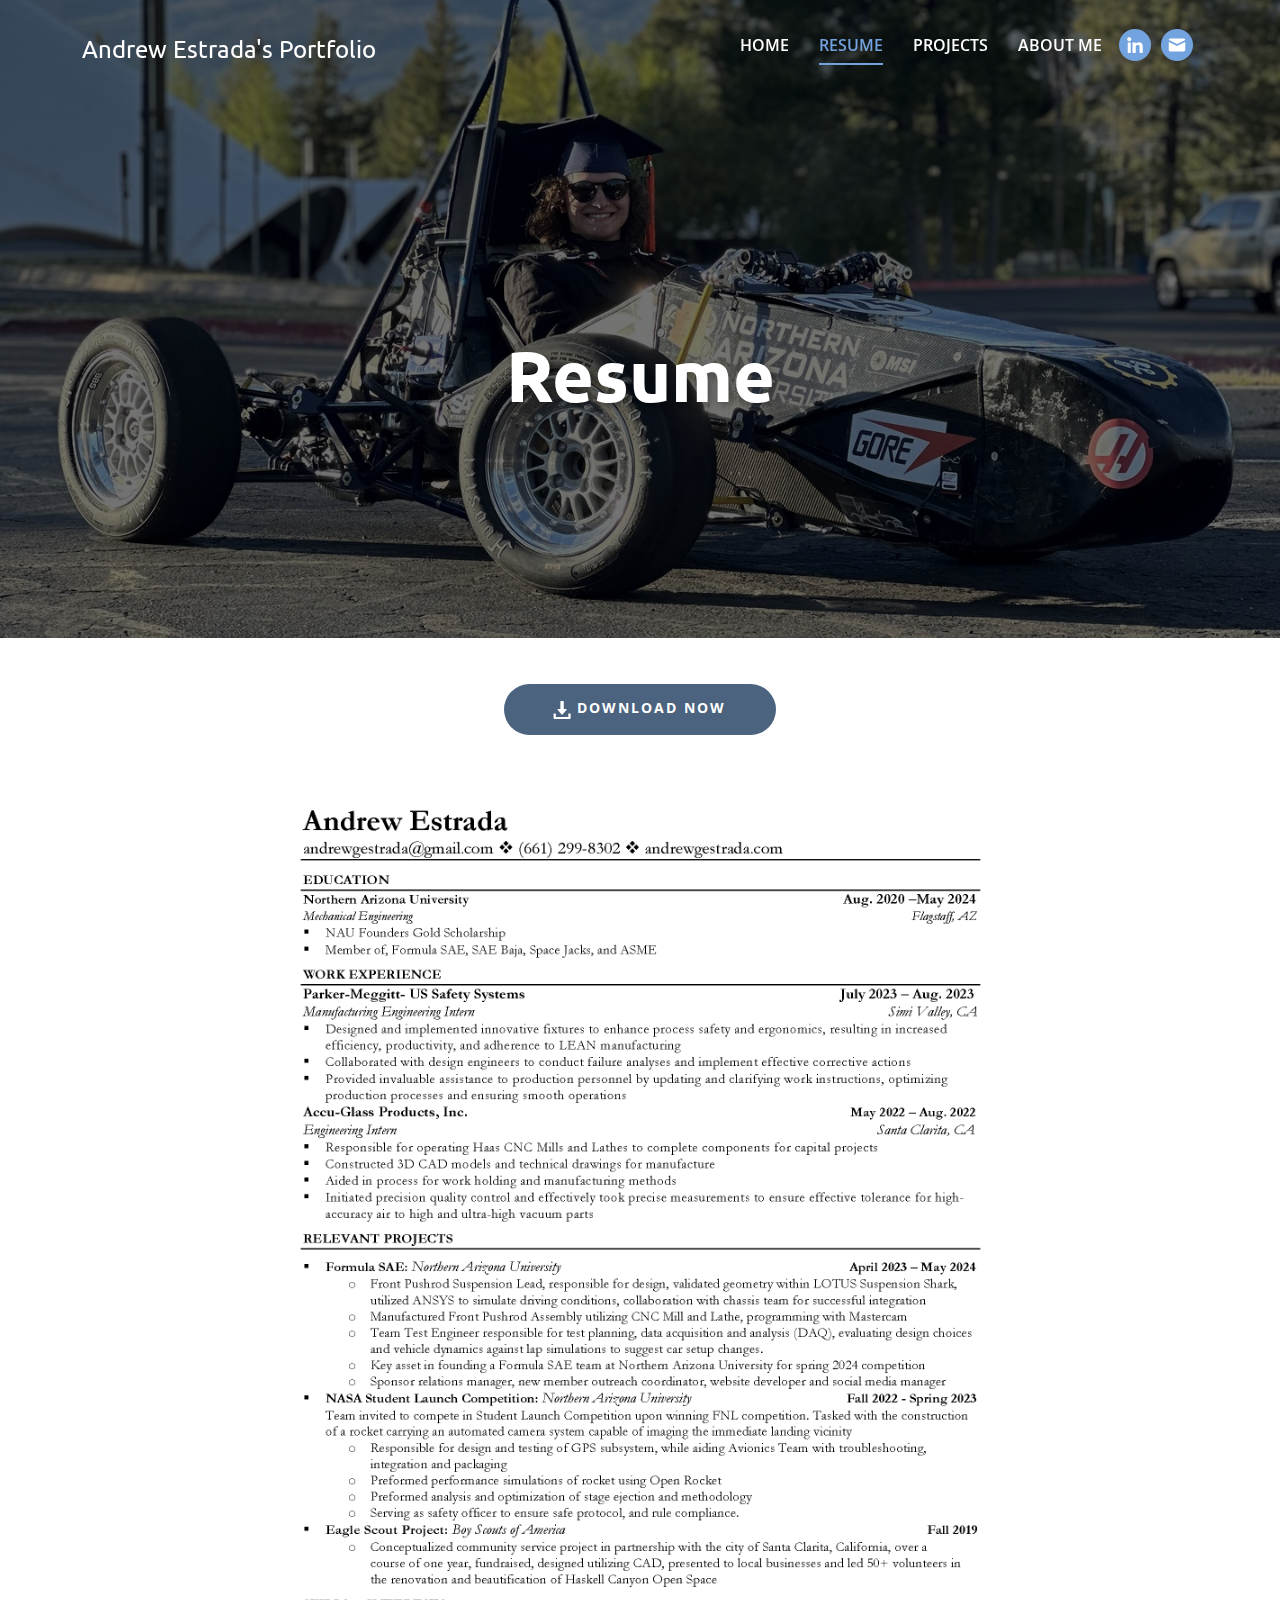
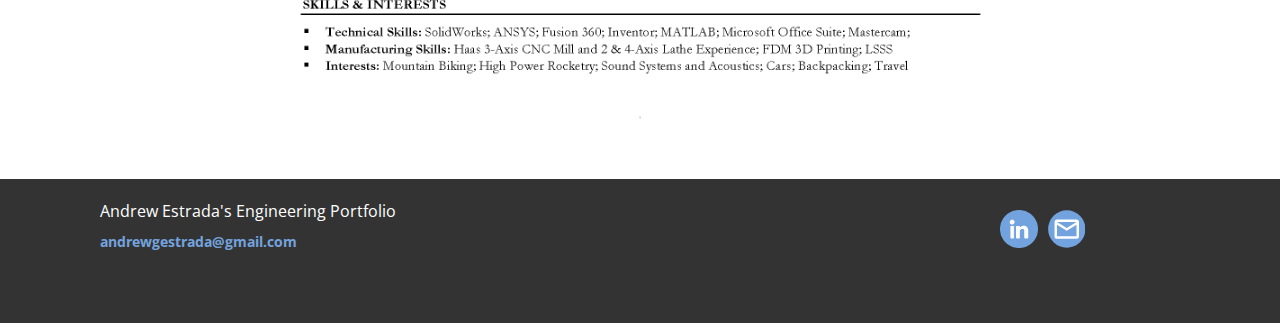
<file: Resume.html>
<!DOCTYPE html>
<html style="font-size: 16px;" lang="en"><head>
    <meta name="viewport" content="width=device-width, initial-scale=1.0">
    <meta charset="utf-8">
    <meta name="keywords" content="​Complex
financial planning, ​Our Corporate Partners and Investors, ​Assisting clients in achieving their goals and their company concepts., ​Collaborating to advance solution in the future, ​We provide value of our clients, ​We provide your company with the best possible technologies">
    <meta name="description" content="">
    <title>Resume</title>
    <link rel="stylesheet" href="nicepage.css" media="screen">
<link rel="stylesheet" href="Resume.css" media="screen">
    <script class="u-script" type="text/javascript" src="jquery.js" defer=""></script>
    <script class="u-script" type="text/javascript" src="nicepage.js" defer=""></script>
    <meta name="generator" content="Nicepage 6.20.0, nicepage.com">
    <link id="u-theme-google-font" rel="stylesheet" href="https://fonts.googleapis.com/css?family=Roboto:100,100i,300,300i,400,400i,500,500i,700,700i,900,900i|Open+Sans:300,300i,400,400i,500,500i,600,600i,700,700i,800,800i">
    <link id="u-page-google-font" rel="stylesheet" href="https://fonts.googleapis.com/css?family=Ubuntu:300,300i,400,400i,500,500i,700,700i">
    
    
    
    
    
    <script type="application/ld+json">{
		"@context": "http://schema.org",
		"@type": "Organization",
		"name": "Andrew Portfolio",
		"sameAs": [
				"www.linkedin.com/in/andrew-estrada2024",
				"mailto:andrewgestrada@gmail.com",
				"www.linkedin.com/in/andrew-estrada2024",
				"mailto:andrewgestrada@gmail.com"
		]
}</script>
    <meta name="theme-color" content="#73a3de">
    <meta property="og:title" content="Resume">
    <meta property="og:description" content="">
    <meta property="og:type" content="website">
  <meta data-intl-tel-input-cdn-path="intlTelInput/"></head>
  <body data-path-to-root="./" data-include-products="false" class="u-body u-overlap u-overlap-contrast u-overlap-transparent u-xl-mode" data-lang="en"><header class="u-clearfix u-grey-60 u-header u-sticky u-sticky-69db u-header" id="sec-9622"><div class="u-clearfix u-sheet u-sheet-1">
        <nav class="u-align-right u-menu u-menu-one-level u-offcanvas u-menu-1">
          <div class="menu-collapse" style="font-size: 1rem; letter-spacing: 0px; text-transform: uppercase; font-weight: 600;">
            <a class="u-button-style u-custom-active-border-color u-custom-active-color u-custom-border u-custom-border-color u-custom-borders u-custom-hover-border-color u-custom-hover-color u-custom-left-right-menu-spacing u-custom-padding-bottom u-custom-text-active-color u-custom-text-color u-custom-text-decoration u-custom-text-hover-color u-custom-text-shadow u-custom-text-shadow-blur u-custom-text-shadow-color u-custom-text-shadow-transparency u-custom-text-shadow-x u-custom-text-shadow-y u-custom-top-bottom-menu-spacing u-nav-link" href="#" style="padding: 4px 10px; font-size: calc(1em + 8px);">
              <svg class="u-svg-link" preserveAspectRatio="xMidYMin slice" viewBox="0 0 302 302" style=""><use xmlns:xlink="http://www.w3.org/1999/xlink" xlink:href="#svg-bc4f"></use></svg>
              <svg xmlns="http://www.w3.org/2000/svg" xmlns:xlink="http://www.w3.org/1999/xlink" version="1.1" id="svg-bc4f" x="0px" y="0px" viewBox="0 0 302 302" style="enable-background:new 0 0 302 302;" xml:space="preserve" class="u-svg-content"><g><rect y="36" width="302" height="30"></rect><rect y="236" width="302" height="30"></rect><rect y="136" width="302" height="30"></rect>
</g><g></g><g></g><g></g><g></g><g></g><g></g><g></g><g></g><g></g><g></g><g></g><g></g><g></g><g></g><g></g></svg>
            </a>
          </div>
          <div class="u-custom-menu u-nav-container">
            <ul class="u-nav u-spacing-30 u-unstyled u-nav-1"><li class="u-nav-item"><a class="u-border-2 u-border-active-palette-1-base u-border-hover-palette-1-base u-border-no-left u-border-no-right u-border-no-top u-button-style u-nav-link u-text-active-palette-1-base u-text-hover-palette-1-base" href="./" style="padding: 10px 0px;">Home</a>
</li><li class="u-nav-item"><a class="u-border-2 u-border-active-palette-1-base u-border-hover-palette-1-base u-border-no-left u-border-no-right u-border-no-top u-button-style u-nav-link u-text-active-palette-1-base u-text-hover-palette-1-base" href="Resume.html" style="padding: 10px 0px;">Resume</a>
</li><li class="u-nav-item"><a class="u-border-2 u-border-active-palette-1-base u-border-hover-palette-1-base u-border-no-left u-border-no-right u-border-no-top u-button-style u-nav-link u-text-active-palette-1-base u-text-hover-palette-1-base" href="Projects.html" style="padding: 10px 0px;">Projects</a>
</li><li class="u-nav-item"><a class="u-border-2 u-border-active-palette-1-base u-border-hover-palette-1-base u-border-no-left u-border-no-right u-border-no-top u-button-style u-nav-link u-text-active-palette-1-base u-text-hover-palette-1-base" href="About-Me.html" style="padding: 10px 0px;">About Me</a>
</li></ul>
          </div>
          <div class="u-custom-menu u-nav-container-collapse">
            <div class="u-align-center u-black u-container-align-center u-container-style u-inner-container-layout u-opacity u-opacity-95 u-sidenav">
              <div class="u-inner-container-layout u-sidenav-overflow">
                <div class="u-menu-close"></div>
                <ul class="u-align-center u-nav u-popupmenu-items u-unstyled u-nav-2"><li class="u-nav-item"><a class="u-button-style u-nav-link" href="./">Home</a>
</li><li class="u-nav-item"><a class="u-button-style u-nav-link" href="Resume.html">Resume</a>
</li><li class="u-nav-item"><a class="u-button-style u-nav-link" href="Projects.html">Projects</a>
</li><li class="u-nav-item"><a class="u-button-style u-nav-link" href="About-Me.html">About Me</a>
</li></ul>
              </div>
            </div>
            <div class="u-black u-menu-overlay u-opacity u-opacity-70"></div>
          </div>
        </nav>
        <div class="u-hover-feature u-social-icons u-spacing-10 u-social-icons-1">
          <a class="u-social-url" target="_blank" data-type="LinkedIn" title="LinkedIn" href="www.linkedin.com/in/andrew-estrada2024"><span class="u-file-icon u-icon u-social-icon u-social-linkedin u-text-palette-1-base u-icon-1"><img src="images/4494497-0a0011ad.png" alt=""></span>
          </a>
          <a class="u-social-url" target="_blank" data-type="Email" title="Email" href="mailto:andrewgestrada@gmail.com"><span class="u-file-icon u-icon u-social-email u-social-icon u-text-palette-1-base u-icon-2"><img src="images/9068642-ee2278bf.png" alt=""></span>
          </a>
        </div>
        <h3 class="u-headline u-text u-text-1">
          <a href="/">Andrew Estrada's Portfolio</a>
        </h3>
      </div><style class="u-sticky-style" data-style-id="69db">.u-sticky-fixed.u-sticky-69db, .u-body.u-sticky-fixed .u-sticky-69db {
box-shadow: 5px 5px 20px 0 rgba(0,0,0,0.4) !important
}.u-sticky-fixed.u-sticky-69db:before, .u-body.u-sticky-fixed .u-sticky-69db:before {
borders: top right bottom left !important
}</style></header>
    <section class="u-clearfix u-image u-shading u-section-1" id="sec-7237" data-image-width="3024" data-image-height="4032">
      <div class="u-clearfix u-sheet u-sheet-1">
        <h1 class="u-align-center u-text u-text-body-alt-color u-text-1">Resume </h1>
      </div>
    </section>
    <section class="u-clearfix u-section-2" id="sec-3464">
      <div class="u-clearfix u-sheet u-sheet-1">
        <a href="files/AndrewEstradasResume.pdf" class="u-border-0 u-btn u-button-style u-file-link u-hover-feature u-btn-1" target="_blank"><span class="u-icon u-icon-1"><svg class="u-svg-content" viewBox="0 0 512 512" x="0px" y="0px" style="width: 1em; height: 1em;"><path d="M382.56,233.376C379.968,227.648,374.272,224,368,224h-64V16c0-8.832-7.168-16-16-16h-64c-8.832,0-16,7.168-16,16v208h-64    c-6.272,0-11.968,3.68-14.56,9.376c-2.624,5.728-1.6,12.416,2.528,17.152l112,128c3.04,3.488,7.424,5.472,12.032,5.472    c4.608,0,8.992-2.016,12.032-5.472l112-128C384.192,245.824,385.152,239.104,382.56,233.376z"></path><path d="M432,352v96H80v-96H16v128c0,17.696,14.336,32,32,32h416c17.696,0,32-14.304,32-32V352H432z"></path></svg></span>&nbsp;Download now
        </a>
      </div>
      
    </section>
    <section class="u-align-center u-clearfix u-container-align-center u-section-3" id="carousel_f338">
      <div class="u-clearfix u-sheet u-sheet-1">
        <img class="custom-expanded u-image u-image-contain u-image-default u-image-1" src="images/AndrewEstradasResume1.png" alt="" data-image-width="1700" data-image-height="2200">
      </div>
    </section>
    
    
    
    <footer class="u-clearfix u-footer u-grey-80" id="sec-c696"><div class="u-clearfix u-sheet u-valign-middle-xs u-sheet-1">
        <div class="data-layout-selected u-clearfix u-expanded-width u-gutter-6 u-layout-wrap u-layout-wrap-1">
          <div class="u-gutter-0 u-layout">
            <div class="u-layout-row">
              <div class="u-container-style u-layout-cell u-size-20 u-layout-cell-1">
                <div class="u-container-layout u-container-layout-1"><!--position-->
                  <div data-position="" class="u-position u-position-1"><!--block-->
                    <div class="u-block">
                      <div class="u-block-container u-clearfix"><!--block_header-->
                        <h5 class="u-block-header u-text"><!--block_header_content--><!--/block_header_content--></h5><!--/block_header--><!--block_content-->
                        <div class="u-block-content u-text"><!--block_content_content--> Andrew Estrada's Engineering Portfolio<!--/block_content_content--></div><!--/block_content-->
                      </div>
                    </div><!--/block-->
                  </div><!--/position-->
                  <p class="u-text u-text-default u-text-3">
                    <a class="u-active-none u-border-none u-btn u-button-link u-button-style u-hover-none u-none u-text-palette-1-base u-btn-1" href="mailto:andrewgestrada@gmail.com">andrewgestrada@gmail.com</a>
                  </p>
                </div>
              </div>
              <div class="u-container-style u-hidden-xs u-layout-cell u-size-20 u-layout-cell-2">
                <div class="u-container-layout u-container-layout-2"></div>
              </div>
              <div class="u-container-style u-layout-cell u-size-20 u-layout-cell-3">
                <div class="u-container-layout u-valign-middle u-container-layout-3">
                  <div class="u-hover-feature u-social-icons u-spacing-10 u-social-icons-1">
                    <a class="u-social-url" title="linkedin" target="_blank" href="www.linkedin.com/in/andrew-estrada2024"><span class="u-file-icon u-icon u-social-icon u-social-linkedin u-text-palette-1-base u-icon-1"><img src="images/4494497-0a0011ad.png" alt=""></span>
                    </a>
                    <a class="u-social-url" target="_blank" data-type="Email" title="Email" href="mailto:andrewgestrada@gmail.com"><span class="u-icon u-social-email u-social-icon u-text-palette-1-base u-icon-2"><svg class="u-svg-link" preserveAspectRatio="xMidYMin slice" viewBox="0 0 112 112" style=""><use xlink:href="#svg-5b5d"></use></svg><svg class="u-svg-content" viewBox="0 0 112 112" x="0" y="0" id="svg-5b5d"><circle fill="currentColor" cx="56.1" cy="56.1" r="55"></circle><path id="path3864" fill="#FFFFFF" d="M27.2,28h57.6c4,0,7.2,3.2,7.2,7.2l0,0v42.7c0,3.9-3.2,7.2-7.2,7.2l0,0H27.2
	c-4,0-7.2-3.2-7.2-7.2V35.2C20,31.1,23.2,28,27.2,28 M56,52.9l28.8-17.8H27.2L56,52.9 M27.2,77.7h57.6V43.5L56,61.3L27.2,43.5V77.7z
	"></path></svg></span>
                    </a>
                  </div>
                </div>
              </div>
            </div>
          </div>
        </div>
      </div></footer>
  
</body></html>
</file>
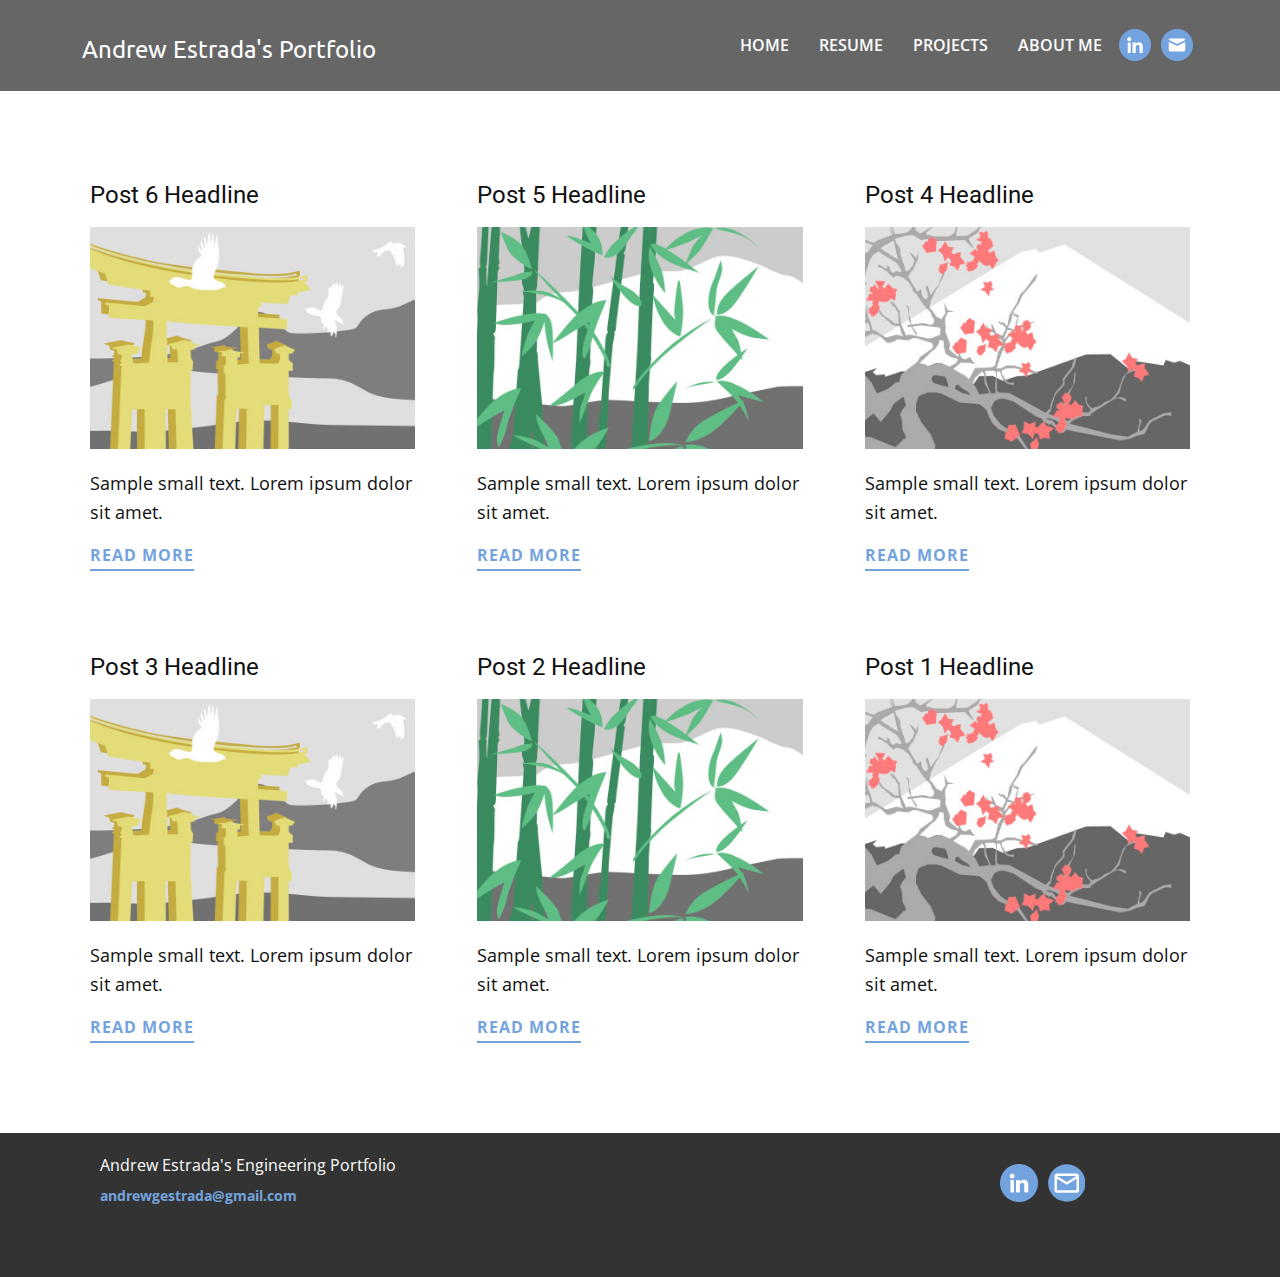
<file: blog/blog.html>
<!DOCTYPE html>
<html style="font-size: 16px;" lang="en"><head>
    <meta name="viewport" content="width=device-width, initial-scale=1.0">
    <meta charset="utf-8">
    <meta name="keywords" content="">
    <meta name="description" content="">
    <title>Blog</title>
    <link rel="stylesheet" href="../nicepage.css" media="screen">
<link rel="stylesheet" href="../Blog-Template.css" media="screen">
    <script class="u-script" type="text/javascript" src="../jquery.js" defer=""></script>
    <script class="u-script" type="text/javascript" src="../nicepage.js" defer=""></script>
    <meta name="generator" content="Nicepage 6.20.0, nicepage.com">
    <link id="u-theme-google-font" rel="stylesheet" href="https://fonts.googleapis.com/css?family=Roboto:100,100i,300,300i,400,400i,500,500i,700,700i,900,900i|Open+Sans:300,300i,400,400i,500,500i,600,600i,700,700i,800,800i">
    <link id="u-page-google-font" rel="stylesheet" href="https://fonts.googleapis.com/css?family=Ubuntu:300,300i,400,400i,500,500i,700,700i">
    
    
    
    <script type="application/ld+json">{
		"@context": "http://schema.org",
		"@type": "Organization",
		"name": "Andrew Portfolio",
		"sameAs": [
				"www.linkedin.com/in/andrew-estrada2024",
				"mailto:andrewgestrada@gmail.com",
				"www.linkedin.com/in/andrew-estrada2024",
				"mailto:andrewgestrada@gmail.com"
		]
}</script>
    <meta name="theme-color" content="#73a3de">
  <meta data-intl-tel-input-cdn-path="intlTelInput/"></head>
  <body data-path-to-root="./" data-include-products="false" class="u-body u-xl-mode" data-lang="en"><header class="u-clearfix u-grey-60 u-header u-sticky u-sticky-69db u-header" id="sec-9622"><div class="u-clearfix u-sheet u-sheet-1">
        <nav class="u-align-right u-menu u-menu-one-level u-offcanvas u-menu-1">
          <div class="menu-collapse" style="font-size: 1rem; letter-spacing: 0px; text-transform: uppercase; font-weight: 600;">
            <a class="u-button-style u-custom-active-border-color u-custom-active-color u-custom-border u-custom-border-color u-custom-borders u-custom-hover-border-color u-custom-hover-color u-custom-left-right-menu-spacing u-custom-padding-bottom u-custom-text-active-color u-custom-text-color u-custom-text-decoration u-custom-text-hover-color u-custom-text-shadow u-custom-text-shadow-blur u-custom-text-shadow-color u-custom-text-shadow-transparency u-custom-text-shadow-x u-custom-text-shadow-y u-custom-top-bottom-menu-spacing u-nav-link" href="#" style="padding: 4px 10px; font-size: calc(1em + 8px);">
              <svg class="u-svg-link" preserveAspectRatio="xMidYMin slice" viewBox="0 0 302 302" style=""><use xmlns:xlink="http://www.w3.org/1999/xlink" xlink:href="#svg-bc4f"></use></svg>
              <svg xmlns="http://www.w3.org/2000/svg" xmlns:xlink="http://www.w3.org/1999/xlink" version="1.1" id="svg-bc4f" x="0px" y="0px" viewBox="0 0 302 302" style="enable-background:new 0 0 302 302;" xml:space="preserve" class="u-svg-content"><g><rect y="36" width="302" height="30"></rect><rect y="236" width="302" height="30"></rect><rect y="136" width="302" height="30"></rect>
</g><g></g><g></g><g></g><g></g><g></g><g></g><g></g><g></g><g></g><g></g><g></g><g></g><g></g><g></g><g></g></svg>
            </a>
          </div>
          <div class="u-custom-menu u-nav-container">
            <ul class="u-nav u-spacing-30 u-unstyled u-nav-1"><li class="u-nav-item"><a class="u-border-2 u-border-active-palette-1-base u-border-hover-palette-1-base u-border-no-left u-border-no-right u-border-no-top u-button-style u-nav-link u-text-active-palette-1-base u-text-hover-palette-1-base" href="../" style="padding: 10px 0px;">Home</a>
</li><li class="u-nav-item"><a class="u-border-2 u-border-active-palette-1-base u-border-hover-palette-1-base u-border-no-left u-border-no-right u-border-no-top u-button-style u-nav-link u-text-active-palette-1-base u-text-hover-palette-1-base" href="../Resume.html" style="padding: 10px 0px;">Resume</a>
</li><li class="u-nav-item"><a class="u-border-2 u-border-active-palette-1-base u-border-hover-palette-1-base u-border-no-left u-border-no-right u-border-no-top u-button-style u-nav-link u-text-active-palette-1-base u-text-hover-palette-1-base" href="../Projects.html" style="padding: 10px 0px;">Projects</a>
</li><li class="u-nav-item"><a class="u-border-2 u-border-active-palette-1-base u-border-hover-palette-1-base u-border-no-left u-border-no-right u-border-no-top u-button-style u-nav-link u-text-active-palette-1-base u-text-hover-palette-1-base" href="../About-Me.html" style="padding: 10px 0px;">About Me</a>
</li></ul>
          </div>
          <div class="u-custom-menu u-nav-container-collapse">
            <div class="u-align-center u-black u-container-align-center u-container-style u-inner-container-layout u-opacity u-opacity-95 u-sidenav">
              <div class="u-inner-container-layout u-sidenav-overflow">
                <div class="u-menu-close"></div>
                <ul class="u-align-center u-nav u-popupmenu-items u-unstyled u-nav-2"><li class="u-nav-item"><a class="u-button-style u-nav-link" href="../">Home</a>
</li><li class="u-nav-item"><a class="u-button-style u-nav-link" href="../Resume.html">Resume</a>
</li><li class="u-nav-item"><a class="u-button-style u-nav-link" href="../Projects.html">Projects</a>
</li><li class="u-nav-item"><a class="u-button-style u-nav-link" href="../About-Me.html">About Me</a>
</li></ul>
              </div>
            </div>
            <div class="u-black u-menu-overlay u-opacity u-opacity-70"></div>
          </div>
        </nav>
        <div class="u-hover-feature u-social-icons u-spacing-10 u-social-icons-1">
          <a class="u-social-url" target="_blank" data-type="LinkedIn" title="LinkedIn" href="../www.linkedin.com/in/andrew-estrada2024"><span class="u-file-icon u-icon u-social-icon u-social-linkedin u-text-palette-1-base u-icon-1"><img src="../images/4494497-0a0011ad.png" alt=""></span>
          </a>
          <a class="u-social-url" target="_blank" data-type="Email" title="Email" href="../mailto:andrewgestrada@gmail.com"><span class="u-file-icon u-icon u-social-email u-social-icon u-text-palette-1-base u-icon-2"><img src="../images/9068642-ee2278bf.png" alt=""></span>
          </a>
        </div>
        <h3 class="u-headline u-text u-text-1">
          <a href="/">Andrew Estrada's Portfolio</a>
        </h3>
      </div><style class="u-sticky-style" data-style-id="69db">.u-sticky-fixed.u-sticky-69db, .u-body.u-sticky-fixed .u-sticky-69db {
box-shadow: 5px 5px 20px 0 rgba(0,0,0,0.4) !important
}.u-sticky-fixed.u-sticky-69db:before, .u-body.u-sticky-fixed .u-sticky-69db:before {
borders: top right bottom left !important
}</style></header>
    <section class="u-clearfix u-section-1" id="sec-7cde">
      <div class="u-clearfix u-sheet u-valign-middle u-sheet-1"><!--blog--><!--blog_options_json--><!--{"type":"Recent","source":"","tags":"","count":""}--><!--/blog_options_json-->
        <div class="u-blog u-expanded-width u-blog-1">
          <div class="u-list-control"></div>
          <div class="u-repeater u-repeater-1"><!--blog_post-->
            <div class="u-blog-post u-container-style u-repeater-item u-white u-repeater-item-1">
              <div class="u-container-layout u-similar-container u-valign-top u-container-layout-1"><!--blog_post_header-->
                <h4 class="u-blog-control u-text u-text-1">
                  <a class="u-post-header-link" href="../blog/post-5.html">Post 6 Headline</a>
                </h4><!--/blog_post_header--><!--blog_post_image-->
                <a class="u-post-header-link" href="../blog/post-5.html"><img alt="" class="u-blog-control u-expanded-width u-image u-image-default u-image-1" src="../images/8ad73f3c.jpeg"></a><!--/blog_post_image--><!--blog_post_content-->
                <div class="u-blog-control u-post-content u-text u-text-2 fr-view">Sample small text. Lorem ipsum dolor sit amet.</div><!--/blog_post_content--><!--blog_post_readmore-->
                <a href="../blog/post-5.html" class="u-blog-control u-border-2 u-border-no-left u-border-no-right u-border-no-top u-border-palette-1-base u-btn u-btn-rectangle u-button-style u-none u-btn-1"><!--blog_post_readmore_content--><!--options_json--><!--{"content":"","defaultValue":"Read More"}--><!--/options_json-->Read More<!--/blog_post_readmore_content--></a><!--/blog_post_readmore-->
              </div>
            </div><div class="u-blog-post u-container-style u-repeater-item u-video-cover u-white">
              <div class="u-container-layout u-similar-container u-valign-top u-container-layout-2"><!--blog_post_header-->
                <h4 class="u-blog-control u-text u-text-3">
                  <a class="u-post-header-link" href="../blog/post-4.html">Post 5 Headline</a>
                </h4><!--/blog_post_header--><!--blog_post_image-->
                <a class="u-post-header-link" href="../blog/post-4.html"><img alt="" class="u-blog-control u-expanded-width u-image u-image-default u-image-2" src="../images/68f64b9d.jpeg"></a><!--/blog_post_image--><!--blog_post_content-->
                <div class="u-blog-control u-post-content u-text u-text-4 fr-view">Sample small text. Lorem ipsum dolor sit amet.</div><!--/blog_post_content--><!--blog_post_readmore-->
                <a href="../blog/post-4.html" class="u-blog-control u-border-2 u-border-no-left u-border-no-right u-border-no-top u-border-palette-1-base u-btn u-btn-rectangle u-button-style u-none u-btn-2"><!--blog_post_readmore_content--><!--options_json--><!--{"content":"","defaultValue":"Read More"}--><!--/options_json-->Read More<!--/blog_post_readmore_content--></a><!--/blog_post_readmore-->
              </div>
            </div><div class="u-blog-post u-container-style u-repeater-item u-video-cover u-white">
              <div class="u-container-layout u-similar-container u-valign-top u-container-layout-3"><!--blog_post_header-->
                <h4 class="u-blog-control u-text u-text-5">
                  <a class="u-post-header-link" href="../blog/post-3.html">Post 4 Headline</a>
                </h4><!--/blog_post_header--><!--blog_post_image-->
                <a class="u-post-header-link" href="../blog/post-3.html"><img alt="" class="u-blog-control u-expanded-width u-image u-image-default u-image-3" src="../images/0fd3416c.jpeg"></a><!--/blog_post_image--><!--blog_post_content-->
                <div class="u-blog-control u-post-content u-text u-text-6 fr-view">Sample small text. Lorem ipsum dolor sit amet.</div><!--/blog_post_content--><!--blog_post_readmore-->
                <a href="../blog/post-3.html" class="u-blog-control u-border-2 u-border-no-left u-border-no-right u-border-no-top u-border-palette-1-base u-btn u-btn-rectangle u-button-style u-none u-btn-3"><!--blog_post_readmore_content--><!--options_json--><!--{"content":"","defaultValue":"Read More"}--><!--/options_json-->Read More<!--/blog_post_readmore_content--></a><!--/blog_post_readmore-->
              </div>
            </div><div class="u-blog-post u-container-style u-repeater-item u-white u-repeater-item-1">
              <div class="u-container-layout u-similar-container u-valign-top u-container-layout-1"><!--blog_post_header-->
                <h4 class="u-blog-control u-text u-text-1">
                  <a class="u-post-header-link" href="../blog/post-2.html">Post 3 Headline</a>
                </h4><!--/blog_post_header--><!--blog_post_image-->
                <a class="u-post-header-link" href="../blog/post-2.html"><img alt="" class="u-blog-control u-expanded-width u-image u-image-default u-image-1" src="../images/8ad73f3c.jpeg"></a><!--/blog_post_image--><!--blog_post_content-->
                <div class="u-blog-control u-post-content u-text u-text-2 fr-view">Sample small text. Lorem ipsum dolor sit amet.</div><!--/blog_post_content--><!--blog_post_readmore-->
                <a href="../blog/post-2.html" class="u-blog-control u-border-2 u-border-no-left u-border-no-right u-border-no-top u-border-palette-1-base u-btn u-btn-rectangle u-button-style u-none u-btn-1"><!--blog_post_readmore_content--><!--options_json--><!--{"content":"","defaultValue":"Read More"}--><!--/options_json-->Read More<!--/blog_post_readmore_content--></a><!--/blog_post_readmore-->
              </div>
            </div><div class="u-blog-post u-container-style u-repeater-item u-video-cover u-white">
              <div class="u-container-layout u-similar-container u-valign-top u-container-layout-2"><!--blog_post_header-->
                <h4 class="u-blog-control u-text u-text-3">
                  <a class="u-post-header-link" href="../blog/post-1.html">Post 2 Headline</a>
                </h4><!--/blog_post_header--><!--blog_post_image-->
                <a class="u-post-header-link" href="../blog/post-1.html"><img alt="" class="u-blog-control u-expanded-width u-image u-image-default u-image-2" src="../images/68f64b9d.jpeg"></a><!--/blog_post_image--><!--blog_post_content-->
                <div class="u-blog-control u-post-content u-text u-text-4 fr-view">Sample small text. Lorem ipsum dolor sit amet.</div><!--/blog_post_content--><!--blog_post_readmore-->
                <a href="../blog/post-1.html" class="u-blog-control u-border-2 u-border-no-left u-border-no-right u-border-no-top u-border-palette-1-base u-btn u-btn-rectangle u-button-style u-none u-btn-2"><!--blog_post_readmore_content--><!--options_json--><!--{"content":"","defaultValue":"Read More"}--><!--/options_json-->Read More<!--/blog_post_readmore_content--></a><!--/blog_post_readmore-->
              </div>
            </div><div class="u-blog-post u-container-style u-repeater-item u-video-cover u-white">
              <div class="u-container-layout u-similar-container u-valign-top u-container-layout-3"><!--blog_post_header-->
                <h4 class="u-blog-control u-text u-text-5">
                  <a class="u-post-header-link" href="../blog/post.html">Post 1 Headline</a>
                </h4><!--/blog_post_header--><!--blog_post_image-->
                <a class="u-post-header-link" href="../blog/post.html"><img alt="" class="u-blog-control u-expanded-width u-image u-image-default u-image-3" src="../images/0fd3416c.jpeg"></a><!--/blog_post_image--><!--blog_post_content-->
                <div class="u-blog-control u-post-content u-text u-text-6 fr-view">Sample small text. Lorem ipsum dolor sit amet.</div><!--/blog_post_content--><!--blog_post_readmore-->
                <a href="../blog/post.html" class="u-blog-control u-border-2 u-border-no-left u-border-no-right u-border-no-top u-border-palette-1-base u-btn u-btn-rectangle u-button-style u-none u-btn-3"><!--blog_post_readmore_content--><!--options_json--><!--{"content":"","defaultValue":"Read More"}--><!--/options_json-->Read More<!--/blog_post_readmore_content--></a><!--/blog_post_readmore-->
              </div>
            </div><!--/blog_post--><!--blog_post-->
            <!--/blog_post--><!--blog_post-->
            <!--/blog_post-->
          </div>
          <div class="u-list-control"></div>
        </div><!--/blog-->
      </div>
    </section>
    
    
    
    <footer class="u-clearfix u-footer u-grey-80" id="sec-c696"><div class="u-clearfix u-sheet u-valign-middle-xs u-sheet-1">
        <div class="data-layout-selected u-clearfix u-expanded-width u-gutter-6 u-layout-wrap u-layout-wrap-1">
          <div class="u-gutter-0 u-layout">
            <div class="u-layout-row">
              <div class="u-container-style u-layout-cell u-size-20 u-layout-cell-1">
                <div class="u-container-layout u-container-layout-1"><!--position-->
                  <div data-position="" class="u-position u-position-1"><!--block-->
                    <div class="u-block">
                      <div class="u-block-container u-clearfix"><!--block_header-->
                        <h5 class="u-block-header u-text"><!--block_header_content--><!--/block_header_content--></h5><!--/block_header--><!--block_content-->
                        <div class="u-block-content u-text"><!--block_content_content--> Andrew Estrada's Engineering Portfolio<!--/block_content_content--></div><!--/block_content-->
                      </div>
                    </div><!--/block-->
                  </div><!--/position-->
                  <p class="u-text u-text-default u-text-3">
                    <a class="u-active-none u-border-none u-btn u-button-link u-button-style u-hover-none u-none u-text-palette-1-base u-btn-1" href="../mailto:andrewgestrada@gmail.com">andrewgestrada@gmail.com</a>
                  </p>
                </div>
              </div>
              <div class="u-container-style u-hidden-xs u-layout-cell u-size-20 u-layout-cell-2">
                <div class="u-container-layout u-container-layout-2"></div>
              </div>
              <div class="u-container-style u-layout-cell u-size-20 u-layout-cell-3">
                <div class="u-container-layout u-valign-middle u-container-layout-3">
                  <div class="u-hover-feature u-social-icons u-spacing-10 u-social-icons-1">
                    <a class="u-social-url" title="linkedin" target="_blank" href="../www.linkedin.com/in/andrew-estrada2024"><span class="u-file-icon u-icon u-social-icon u-social-linkedin u-text-palette-1-base u-icon-1"><img src="../images/4494497-0a0011ad.png" alt=""></span>
                    </a>
                    <a class="u-social-url" target="_blank" data-type="Email" title="Email" href="../mailto:andrewgestrada@gmail.com"><span class="u-icon u-social-email u-social-icon u-text-palette-1-base u-icon-2"><svg class="u-svg-link" preserveAspectRatio="xMidYMin slice" viewBox="0 0 112 112" style=""><use xlink:href="#svg-5b5d"></use></svg><svg class="u-svg-content" viewBox="0 0 112 112" x="0" y="0" id="svg-5b5d"><circle fill="currentColor" cx="56.1" cy="56.1" r="55"></circle><path id="path3864" fill="#FFFFFF" d="M27.2,28h57.6c4,0,7.2,3.2,7.2,7.2l0,0v42.7c0,3.9-3.2,7.2-7.2,7.2l0,0H27.2
	c-4,0-7.2-3.2-7.2-7.2V35.2C20,31.1,23.2,28,27.2,28 M56,52.9l28.8-17.8H27.2L56,52.9 M27.2,77.7h57.6V43.5L56,61.3L27.2,43.5V77.7z
	"></path></svg></span>
                    </a>
                  </div>
                </div>
              </div>
            </div>
          </div>
        </div>
      </div></footer>
  
</body></html>
</file>
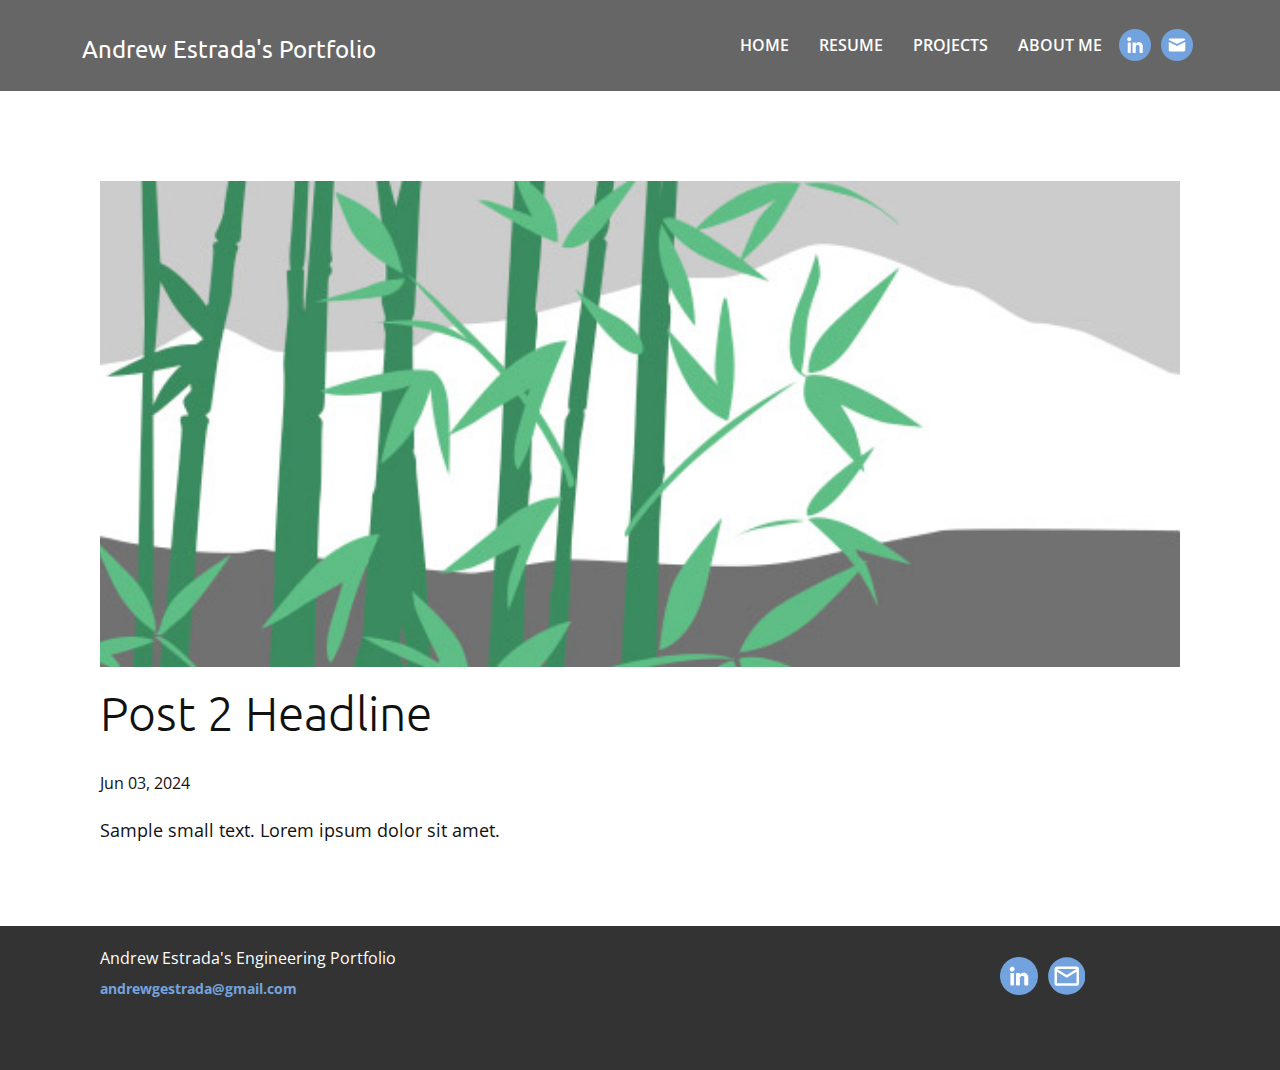
<file: blog/post-1.html>
<!DOCTYPE html>
<html style="font-size: 16px;" lang="en"><head>
    <meta name="viewport" content="width=device-width, initial-scale=1.0">
    <meta charset="utf-8">
    <meta name="keywords" content="Post 1 Headline">
    <meta name="description" content="">
    <title>Post 2 Headline</title>
    <link rel="stylesheet" href="../nicepage.css" media="screen">
<link rel="stylesheet" href="../Post-Template.css" media="screen">
    <script class="u-script" type="text/javascript" src="../jquery.js" defer=""></script>
    <script class="u-script" type="text/javascript" src="../nicepage.js" defer=""></script>
    <meta name="generator" content="Nicepage 6.20.0, nicepage.com">
    <link id="u-theme-google-font" rel="stylesheet" href="https://fonts.googleapis.com/css?family=Roboto:100,100i,300,300i,400,400i,500,500i,700,700i,900,900i|Open+Sans:300,300i,400,400i,500,500i,600,600i,700,700i,800,800i">
    <link id="u-page-google-font" rel="stylesheet" href="https://fonts.googleapis.com/css?family=Ubuntu:300,300i,400,400i,500,500i,700,700i">
    
    
    
    <script type="application/ld+json">{
		"@context": "http://schema.org",
		"@type": "Organization",
		"name": "Andrew Portfolio",
		"sameAs": [
				"www.linkedin.com/in/andrew-estrada2024",
				"mailto:andrewgestrada@gmail.com",
				"www.linkedin.com/in/andrew-estrada2024",
				"mailto:andrewgestrada@gmail.com"
		]
}</script>
    <meta name="theme-color" content="#73a3de">
  <meta data-intl-tel-input-cdn-path="intlTelInput/"></head>
  <body data-path-to-root="./" data-include-products="false" class="u-body u-xl-mode" data-lang="en"><header class="u-clearfix u-grey-60 u-header u-sticky u-sticky-69db u-header" id="sec-9622"><div class="u-clearfix u-sheet u-sheet-1">
        <nav class="u-align-right u-menu u-menu-one-level u-offcanvas u-menu-1">
          <div class="menu-collapse" style="font-size: 1rem; letter-spacing: 0px; text-transform: uppercase; font-weight: 600;">
            <a class="u-button-style u-custom-active-border-color u-custom-active-color u-custom-border u-custom-border-color u-custom-borders u-custom-hover-border-color u-custom-hover-color u-custom-left-right-menu-spacing u-custom-padding-bottom u-custom-text-active-color u-custom-text-color u-custom-text-decoration u-custom-text-hover-color u-custom-text-shadow u-custom-text-shadow-blur u-custom-text-shadow-color u-custom-text-shadow-transparency u-custom-text-shadow-x u-custom-text-shadow-y u-custom-top-bottom-menu-spacing u-nav-link" href="#" style="padding: 4px 10px; font-size: calc(1em + 8px);">
              <svg class="u-svg-link" preserveAspectRatio="xMidYMin slice" viewBox="0 0 302 302" style=""><use xmlns:xlink="http://www.w3.org/1999/xlink" xlink:href="#svg-bc4f"></use></svg>
              <svg xmlns="http://www.w3.org/2000/svg" xmlns:xlink="http://www.w3.org/1999/xlink" version="1.1" id="svg-bc4f" x="0px" y="0px" viewBox="0 0 302 302" style="enable-background:new 0 0 302 302;" xml:space="preserve" class="u-svg-content"><g><rect y="36" width="302" height="30"></rect><rect y="236" width="302" height="30"></rect><rect y="136" width="302" height="30"></rect>
</g><g></g><g></g><g></g><g></g><g></g><g></g><g></g><g></g><g></g><g></g><g></g><g></g><g></g><g></g><g></g></svg>
            </a>
          </div>
          <div class="u-custom-menu u-nav-container">
            <ul class="u-nav u-spacing-30 u-unstyled u-nav-1"><li class="u-nav-item"><a class="u-border-2 u-border-active-palette-1-base u-border-hover-palette-1-base u-border-no-left u-border-no-right u-border-no-top u-button-style u-nav-link u-text-active-palette-1-base u-text-hover-palette-1-base" href="../" style="padding: 10px 0px;">Home</a>
</li><li class="u-nav-item"><a class="u-border-2 u-border-active-palette-1-base u-border-hover-palette-1-base u-border-no-left u-border-no-right u-border-no-top u-button-style u-nav-link u-text-active-palette-1-base u-text-hover-palette-1-base" href="../Resume.html" style="padding: 10px 0px;">Resume</a>
</li><li class="u-nav-item"><a class="u-border-2 u-border-active-palette-1-base u-border-hover-palette-1-base u-border-no-left u-border-no-right u-border-no-top u-button-style u-nav-link u-text-active-palette-1-base u-text-hover-palette-1-base" href="../Projects.html" style="padding: 10px 0px;">Projects</a>
</li><li class="u-nav-item"><a class="u-border-2 u-border-active-palette-1-base u-border-hover-palette-1-base u-border-no-left u-border-no-right u-border-no-top u-button-style u-nav-link u-text-active-palette-1-base u-text-hover-palette-1-base" href="../About-Me.html" style="padding: 10px 0px;">About Me</a>
</li></ul>
          </div>
          <div class="u-custom-menu u-nav-container-collapse">
            <div class="u-align-center u-black u-container-align-center u-container-style u-inner-container-layout u-opacity u-opacity-95 u-sidenav">
              <div class="u-inner-container-layout u-sidenav-overflow">
                <div class="u-menu-close"></div>
                <ul class="u-align-center u-nav u-popupmenu-items u-unstyled u-nav-2"><li class="u-nav-item"><a class="u-button-style u-nav-link" href="../">Home</a>
</li><li class="u-nav-item"><a class="u-button-style u-nav-link" href="../Resume.html">Resume</a>
</li><li class="u-nav-item"><a class="u-button-style u-nav-link" href="../Projects.html">Projects</a>
</li><li class="u-nav-item"><a class="u-button-style u-nav-link" href="../About-Me.html">About Me</a>
</li></ul>
              </div>
            </div>
            <div class="u-black u-menu-overlay u-opacity u-opacity-70"></div>
          </div>
        </nav>
        <div class="u-hover-feature u-social-icons u-spacing-10 u-social-icons-1">
          <a class="u-social-url" target="_blank" data-type="LinkedIn" title="LinkedIn" href="../www.linkedin.com/in/andrew-estrada2024"><span class="u-file-icon u-icon u-social-icon u-social-linkedin u-text-palette-1-base u-icon-1"><img src="../images/4494497-0a0011ad.png" alt=""></span>
          </a>
          <a class="u-social-url" target="_blank" data-type="Email" title="Email" href="../mailto:andrewgestrada@gmail.com"><span class="u-file-icon u-icon u-social-email u-social-icon u-text-palette-1-base u-icon-2"><img src="../images/9068642-ee2278bf.png" alt=""></span>
          </a>
        </div>
        <h3 class="u-headline u-text u-text-1">
          <a href="/">Andrew Estrada's Portfolio</a>
        </h3>
      </div><style class="u-sticky-style" data-style-id="69db">.u-sticky-fixed.u-sticky-69db, .u-body.u-sticky-fixed .u-sticky-69db {
box-shadow: 5px 5px 20px 0 rgba(0,0,0,0.4) !important
}.u-sticky-fixed.u-sticky-69db:before, .u-body.u-sticky-fixed .u-sticky-69db:before {
borders: top right bottom left !important
}</style></header>
    <section class="u-align-center u-clearfix u-section-1" id="sec-6fcb">
      <div class="u-clearfix u-sheet u-valign-middle-md u-valign-middle-sm u-valign-middle-xs u-sheet-1"><!--post_details--><!--post_details_options_json--><!--{"source":""}--><!--/post_details_options_json--><!--blog_post-->
        <div class="u-container-style u-expanded-width u-post-details u-post-details-1">
          <div class="u-container-layout u-valign-middle u-container-layout-1"><!--blog_post_image-->
            <img alt="" class="u-blog-control u-expanded-width u-image u-image-default u-image-1" src="../images/68f64b9d.jpeg"><!--/blog_post_image--><!--blog_post_header-->
            <h2 class="u-blog-control u-text u-text-1">Post 2 Headline</h2><!--/blog_post_header--><!--blog_post_metadata-->
            <div class="u-blog-control u-metadata u-metadata-1"><!--blog_post_metadata_date-->
              <span class="u-meta-date u-meta-icon">Jun 03, 2024</span><!--/blog_post_metadata_date--><!--blog_post_metadata_category-->
              <!--/blog_post_metadata_category--><!--blog_post_metadata_comments-->
              <!--/blog_post_metadata_comments-->
            </div><!--/blog_post_metadata--><!--blog_post_content-->
            <div class="u-align-justify u-blog-control u-post-content u-text u-text-2 fr-view">
  Sample small text. Lorem ipsum dolor sit amet.
  </div><!--/blog_post_content-->
          </div>
        </div><!--/blog_post--><!--/post_details-->
      </div>
    </section>
    
    
    
    <footer class="u-clearfix u-footer u-grey-80" id="sec-c696"><div class="u-clearfix u-sheet u-valign-middle-xs u-sheet-1">
        <div class="data-layout-selected u-clearfix u-expanded-width u-gutter-6 u-layout-wrap u-layout-wrap-1">
          <div class="u-gutter-0 u-layout">
            <div class="u-layout-row">
              <div class="u-container-style u-layout-cell u-size-20 u-layout-cell-1">
                <div class="u-container-layout u-container-layout-1"><!--position-->
                  <div data-position="" class="u-position u-position-1"><!--block-->
                    <div class="u-block">
                      <div class="u-block-container u-clearfix"><!--block_header-->
                        <h5 class="u-block-header u-text"><!--block_header_content--><!--/block_header_content--></h5><!--/block_header--><!--block_content-->
                        <div class="u-block-content u-text"><!--block_content_content--> Andrew Estrada's Engineering Portfolio<!--/block_content_content--></div><!--/block_content-->
                      </div>
                    </div><!--/block-->
                  </div><!--/position-->
                  <p class="u-text u-text-default u-text-3">
                    <a class="u-active-none u-border-none u-btn u-button-link u-button-style u-hover-none u-none u-text-palette-1-base u-btn-1" href="../mailto:andrewgestrada@gmail.com">andrewgestrada@gmail.com</a>
                  </p>
                </div>
              </div>
              <div class="u-container-style u-hidden-xs u-layout-cell u-size-20 u-layout-cell-2">
                <div class="u-container-layout u-container-layout-2"></div>
              </div>
              <div class="u-container-style u-layout-cell u-size-20 u-layout-cell-3">
                <div class="u-container-layout u-valign-middle u-container-layout-3">
                  <div class="u-hover-feature u-social-icons u-spacing-10 u-social-icons-1">
                    <a class="u-social-url" title="linkedin" target="_blank" href="../www.linkedin.com/in/andrew-estrada2024"><span class="u-file-icon u-icon u-social-icon u-social-linkedin u-text-palette-1-base u-icon-1"><img src="../images/4494497-0a0011ad.png" alt=""></span>
                    </a>
                    <a class="u-social-url" target="_blank" data-type="Email" title="Email" href="../mailto:andrewgestrada@gmail.com"><span class="u-icon u-social-email u-social-icon u-text-palette-1-base u-icon-2"><svg class="u-svg-link" preserveAspectRatio="xMidYMin slice" viewBox="0 0 112 112" style=""><use xlink:href="#svg-5b5d"></use></svg><svg class="u-svg-content" viewBox="0 0 112 112" x="0" y="0" id="svg-5b5d"><circle fill="currentColor" cx="56.1" cy="56.1" r="55"></circle><path id="path3864" fill="#FFFFFF" d="M27.2,28h57.6c4,0,7.2,3.2,7.2,7.2l0,0v42.7c0,3.9-3.2,7.2-7.2,7.2l0,0H27.2
	c-4,0-7.2-3.2-7.2-7.2V35.2C20,31.1,23.2,28,27.2,28 M56,52.9l28.8-17.8H27.2L56,52.9 M27.2,77.7h57.6V43.5L56,61.3L27.2,43.5V77.7z
	"></path></svg></span>
                    </a>
                  </div>
                </div>
              </div>
            </div>
          </div>
        </div>
      </div></footer>
  
</body></html>
</file>
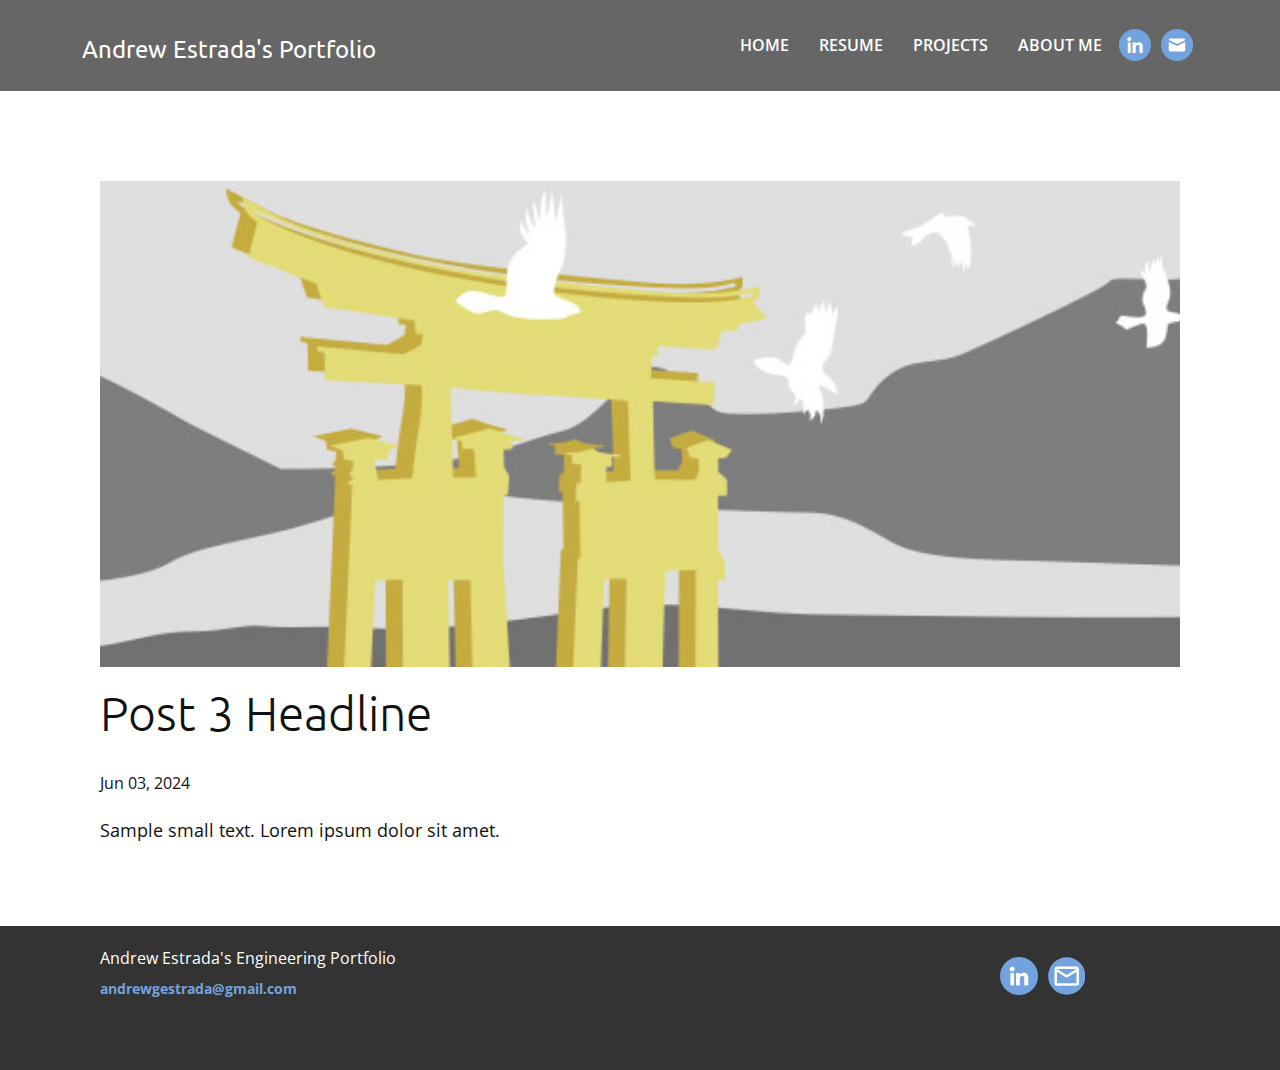
<file: blog/post-2.html>
<!DOCTYPE html>
<html style="font-size: 16px;" lang="en"><head>
    <meta name="viewport" content="width=device-width, initial-scale=1.0">
    <meta charset="utf-8">
    <meta name="keywords" content="Post 1 Headline">
    <meta name="description" content="">
    <title>Post 3 Headline</title>
    <link rel="stylesheet" href="../nicepage.css" media="screen">
<link rel="stylesheet" href="../Post-Template.css" media="screen">
    <script class="u-script" type="text/javascript" src="../jquery.js" defer=""></script>
    <script class="u-script" type="text/javascript" src="../nicepage.js" defer=""></script>
    <meta name="generator" content="Nicepage 6.20.0, nicepage.com">
    <link id="u-theme-google-font" rel="stylesheet" href="https://fonts.googleapis.com/css?family=Roboto:100,100i,300,300i,400,400i,500,500i,700,700i,900,900i|Open+Sans:300,300i,400,400i,500,500i,600,600i,700,700i,800,800i">
    <link id="u-page-google-font" rel="stylesheet" href="https://fonts.googleapis.com/css?family=Ubuntu:300,300i,400,400i,500,500i,700,700i">
    
    
    
    <script type="application/ld+json">{
		"@context": "http://schema.org",
		"@type": "Organization",
		"name": "Andrew Portfolio",
		"sameAs": [
				"www.linkedin.com/in/andrew-estrada2024",
				"mailto:andrewgestrada@gmail.com",
				"www.linkedin.com/in/andrew-estrada2024",
				"mailto:andrewgestrada@gmail.com"
		]
}</script>
    <meta name="theme-color" content="#73a3de">
  <meta data-intl-tel-input-cdn-path="intlTelInput/"></head>
  <body data-path-to-root="./" data-include-products="false" class="u-body u-xl-mode" data-lang="en"><header class="u-clearfix u-grey-60 u-header u-sticky u-sticky-69db u-header" id="sec-9622"><div class="u-clearfix u-sheet u-sheet-1">
        <nav class="u-align-right u-menu u-menu-one-level u-offcanvas u-menu-1">
          <div class="menu-collapse" style="font-size: 1rem; letter-spacing: 0px; text-transform: uppercase; font-weight: 600;">
            <a class="u-button-style u-custom-active-border-color u-custom-active-color u-custom-border u-custom-border-color u-custom-borders u-custom-hover-border-color u-custom-hover-color u-custom-left-right-menu-spacing u-custom-padding-bottom u-custom-text-active-color u-custom-text-color u-custom-text-decoration u-custom-text-hover-color u-custom-text-shadow u-custom-text-shadow-blur u-custom-text-shadow-color u-custom-text-shadow-transparency u-custom-text-shadow-x u-custom-text-shadow-y u-custom-top-bottom-menu-spacing u-nav-link" href="#" style="padding: 4px 10px; font-size: calc(1em + 8px);">
              <svg class="u-svg-link" preserveAspectRatio="xMidYMin slice" viewBox="0 0 302 302" style=""><use xmlns:xlink="http://www.w3.org/1999/xlink" xlink:href="#svg-bc4f"></use></svg>
              <svg xmlns="http://www.w3.org/2000/svg" xmlns:xlink="http://www.w3.org/1999/xlink" version="1.1" id="svg-bc4f" x="0px" y="0px" viewBox="0 0 302 302" style="enable-background:new 0 0 302 302;" xml:space="preserve" class="u-svg-content"><g><rect y="36" width="302" height="30"></rect><rect y="236" width="302" height="30"></rect><rect y="136" width="302" height="30"></rect>
</g><g></g><g></g><g></g><g></g><g></g><g></g><g></g><g></g><g></g><g></g><g></g><g></g><g></g><g></g><g></g></svg>
            </a>
          </div>
          <div class="u-custom-menu u-nav-container">
            <ul class="u-nav u-spacing-30 u-unstyled u-nav-1"><li class="u-nav-item"><a class="u-border-2 u-border-active-palette-1-base u-border-hover-palette-1-base u-border-no-left u-border-no-right u-border-no-top u-button-style u-nav-link u-text-active-palette-1-base u-text-hover-palette-1-base" href="../" style="padding: 10px 0px;">Home</a>
</li><li class="u-nav-item"><a class="u-border-2 u-border-active-palette-1-base u-border-hover-palette-1-base u-border-no-left u-border-no-right u-border-no-top u-button-style u-nav-link u-text-active-palette-1-base u-text-hover-palette-1-base" href="../Resume.html" style="padding: 10px 0px;">Resume</a>
</li><li class="u-nav-item"><a class="u-border-2 u-border-active-palette-1-base u-border-hover-palette-1-base u-border-no-left u-border-no-right u-border-no-top u-button-style u-nav-link u-text-active-palette-1-base u-text-hover-palette-1-base" href="../Projects.html" style="padding: 10px 0px;">Projects</a>
</li><li class="u-nav-item"><a class="u-border-2 u-border-active-palette-1-base u-border-hover-palette-1-base u-border-no-left u-border-no-right u-border-no-top u-button-style u-nav-link u-text-active-palette-1-base u-text-hover-palette-1-base" href="../About-Me.html" style="padding: 10px 0px;">About Me</a>
</li></ul>
          </div>
          <div class="u-custom-menu u-nav-container-collapse">
            <div class="u-align-center u-black u-container-align-center u-container-style u-inner-container-layout u-opacity u-opacity-95 u-sidenav">
              <div class="u-inner-container-layout u-sidenav-overflow">
                <div class="u-menu-close"></div>
                <ul class="u-align-center u-nav u-popupmenu-items u-unstyled u-nav-2"><li class="u-nav-item"><a class="u-button-style u-nav-link" href="../">Home</a>
</li><li class="u-nav-item"><a class="u-button-style u-nav-link" href="../Resume.html">Resume</a>
</li><li class="u-nav-item"><a class="u-button-style u-nav-link" href="../Projects.html">Projects</a>
</li><li class="u-nav-item"><a class="u-button-style u-nav-link" href="../About-Me.html">About Me</a>
</li></ul>
              </div>
            </div>
            <div class="u-black u-menu-overlay u-opacity u-opacity-70"></div>
          </div>
        </nav>
        <div class="u-hover-feature u-social-icons u-spacing-10 u-social-icons-1">
          <a class="u-social-url" target="_blank" data-type="LinkedIn" title="LinkedIn" href="../www.linkedin.com/in/andrew-estrada2024"><span class="u-file-icon u-icon u-social-icon u-social-linkedin u-text-palette-1-base u-icon-1"><img src="../images/4494497-0a0011ad.png" alt=""></span>
          </a>
          <a class="u-social-url" target="_blank" data-type="Email" title="Email" href="../mailto:andrewgestrada@gmail.com"><span class="u-file-icon u-icon u-social-email u-social-icon u-text-palette-1-base u-icon-2"><img src="../images/9068642-ee2278bf.png" alt=""></span>
          </a>
        </div>
        <h3 class="u-headline u-text u-text-1">
          <a href="/">Andrew Estrada's Portfolio</a>
        </h3>
      </div><style class="u-sticky-style" data-style-id="69db">.u-sticky-fixed.u-sticky-69db, .u-body.u-sticky-fixed .u-sticky-69db {
box-shadow: 5px 5px 20px 0 rgba(0,0,0,0.4) !important
}.u-sticky-fixed.u-sticky-69db:before, .u-body.u-sticky-fixed .u-sticky-69db:before {
borders: top right bottom left !important
}</style></header>
    <section class="u-align-center u-clearfix u-section-1" id="sec-6fcb">
      <div class="u-clearfix u-sheet u-valign-middle-md u-valign-middle-sm u-valign-middle-xs u-sheet-1"><!--post_details--><!--post_details_options_json--><!--{"source":""}--><!--/post_details_options_json--><!--blog_post-->
        <div class="u-container-style u-expanded-width u-post-details u-post-details-1">
          <div class="u-container-layout u-valign-middle u-container-layout-1"><!--blog_post_image-->
            <img alt="" class="u-blog-control u-expanded-width u-image u-image-default u-image-1" src="../images/8ad73f3c.jpeg"><!--/blog_post_image--><!--blog_post_header-->
            <h2 class="u-blog-control u-text u-text-1">Post 3 Headline</h2><!--/blog_post_header--><!--blog_post_metadata-->
            <div class="u-blog-control u-metadata u-metadata-1"><!--blog_post_metadata_date-->
              <span class="u-meta-date u-meta-icon">Jun 03, 2024</span><!--/blog_post_metadata_date--><!--blog_post_metadata_category-->
              <!--/blog_post_metadata_category--><!--blog_post_metadata_comments-->
              <!--/blog_post_metadata_comments-->
            </div><!--/blog_post_metadata--><!--blog_post_content-->
            <div class="u-align-justify u-blog-control u-post-content u-text u-text-2 fr-view">
  Sample small text. Lorem ipsum dolor sit amet.
  </div><!--/blog_post_content-->
          </div>
        </div><!--/blog_post--><!--/post_details-->
      </div>
    </section>
    
    
    
    <footer class="u-clearfix u-footer u-grey-80" id="sec-c696"><div class="u-clearfix u-sheet u-valign-middle-xs u-sheet-1">
        <div class="data-layout-selected u-clearfix u-expanded-width u-gutter-6 u-layout-wrap u-layout-wrap-1">
          <div class="u-gutter-0 u-layout">
            <div class="u-layout-row">
              <div class="u-container-style u-layout-cell u-size-20 u-layout-cell-1">
                <div class="u-container-layout u-container-layout-1"><!--position-->
                  <div data-position="" class="u-position u-position-1"><!--block-->
                    <div class="u-block">
                      <div class="u-block-container u-clearfix"><!--block_header-->
                        <h5 class="u-block-header u-text"><!--block_header_content--><!--/block_header_content--></h5><!--/block_header--><!--block_content-->
                        <div class="u-block-content u-text"><!--block_content_content--> Andrew Estrada's Engineering Portfolio<!--/block_content_content--></div><!--/block_content-->
                      </div>
                    </div><!--/block-->
                  </div><!--/position-->
                  <p class="u-text u-text-default u-text-3">
                    <a class="u-active-none u-border-none u-btn u-button-link u-button-style u-hover-none u-none u-text-palette-1-base u-btn-1" href="../mailto:andrewgestrada@gmail.com">andrewgestrada@gmail.com</a>
                  </p>
                </div>
              </div>
              <div class="u-container-style u-hidden-xs u-layout-cell u-size-20 u-layout-cell-2">
                <div class="u-container-layout u-container-layout-2"></div>
              </div>
              <div class="u-container-style u-layout-cell u-size-20 u-layout-cell-3">
                <div class="u-container-layout u-valign-middle u-container-layout-3">
                  <div class="u-hover-feature u-social-icons u-spacing-10 u-social-icons-1">
                    <a class="u-social-url" title="linkedin" target="_blank" href="../www.linkedin.com/in/andrew-estrada2024"><span class="u-file-icon u-icon u-social-icon u-social-linkedin u-text-palette-1-base u-icon-1"><img src="../images/4494497-0a0011ad.png" alt=""></span>
                    </a>
                    <a class="u-social-url" target="_blank" data-type="Email" title="Email" href="../mailto:andrewgestrada@gmail.com"><span class="u-icon u-social-email u-social-icon u-text-palette-1-base u-icon-2"><svg class="u-svg-link" preserveAspectRatio="xMidYMin slice" viewBox="0 0 112 112" style=""><use xlink:href="#svg-5b5d"></use></svg><svg class="u-svg-content" viewBox="0 0 112 112" x="0" y="0" id="svg-5b5d"><circle fill="currentColor" cx="56.1" cy="56.1" r="55"></circle><path id="path3864" fill="#FFFFFF" d="M27.2,28h57.6c4,0,7.2,3.2,7.2,7.2l0,0v42.7c0,3.9-3.2,7.2-7.2,7.2l0,0H27.2
	c-4,0-7.2-3.2-7.2-7.2V35.2C20,31.1,23.2,28,27.2,28 M56,52.9l28.8-17.8H27.2L56,52.9 M27.2,77.7h57.6V43.5L56,61.3L27.2,43.5V77.7z
	"></path></svg></span>
                    </a>
                  </div>
                </div>
              </div>
            </div>
          </div>
        </div>
      </div></footer>
  
</body></html>
</file>
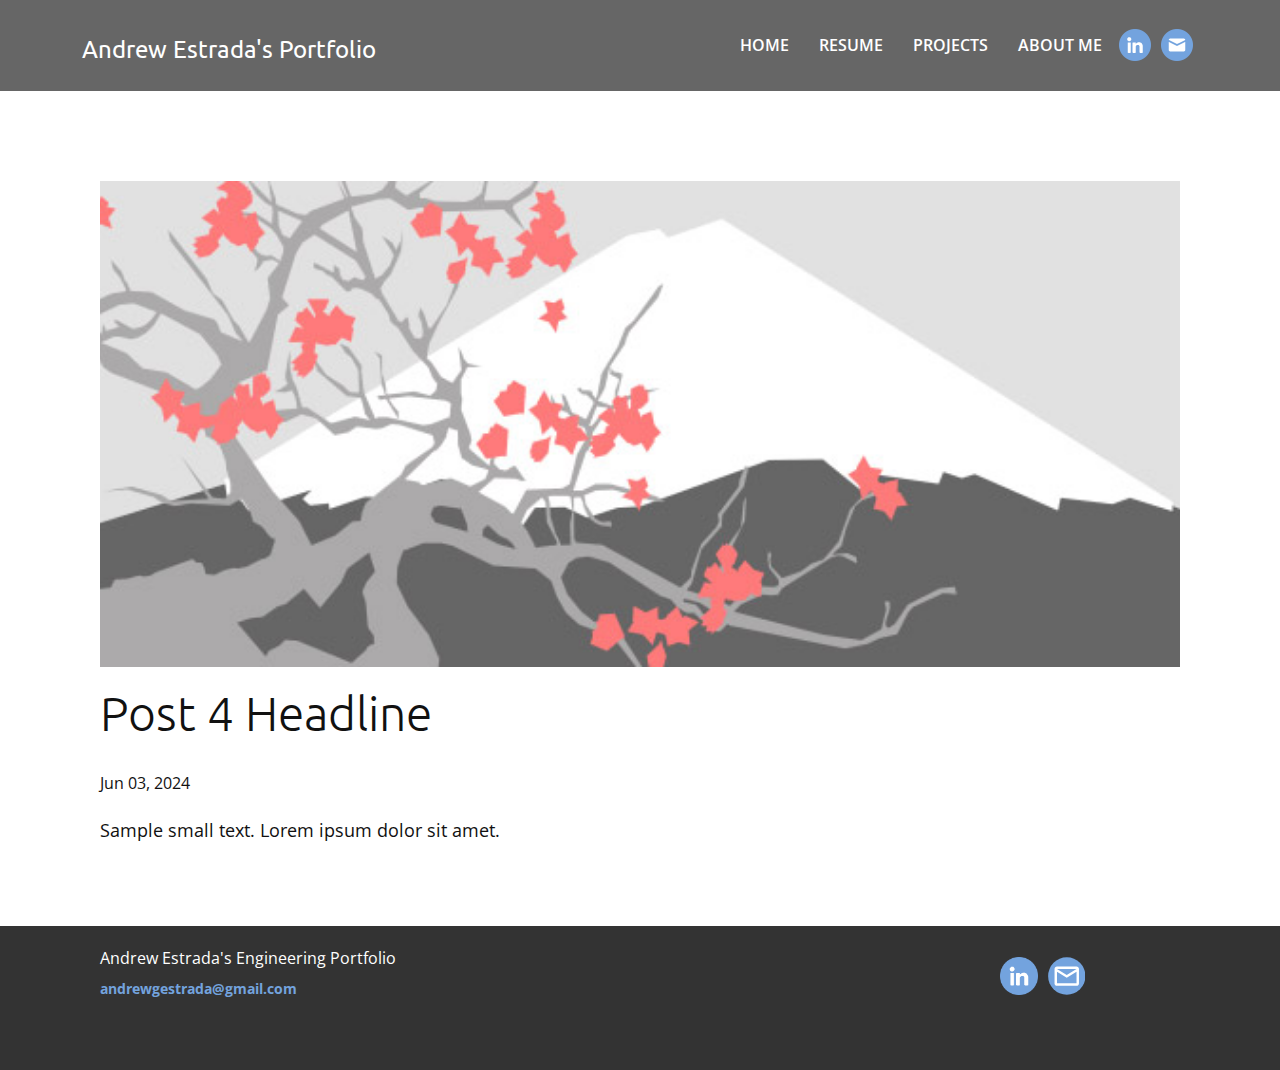
<file: blog/post-3.html>
<!DOCTYPE html>
<html style="font-size: 16px;" lang="en"><head>
    <meta name="viewport" content="width=device-width, initial-scale=1.0">
    <meta charset="utf-8">
    <meta name="keywords" content="Post 1 Headline">
    <meta name="description" content="">
    <title>Post 4 Headline</title>
    <link rel="stylesheet" href="../nicepage.css" media="screen">
<link rel="stylesheet" href="../Post-Template.css" media="screen">
    <script class="u-script" type="text/javascript" src="../jquery.js" defer=""></script>
    <script class="u-script" type="text/javascript" src="../nicepage.js" defer=""></script>
    <meta name="generator" content="Nicepage 6.20.0, nicepage.com">
    <link id="u-theme-google-font" rel="stylesheet" href="https://fonts.googleapis.com/css?family=Roboto:100,100i,300,300i,400,400i,500,500i,700,700i,900,900i|Open+Sans:300,300i,400,400i,500,500i,600,600i,700,700i,800,800i">
    <link id="u-page-google-font" rel="stylesheet" href="https://fonts.googleapis.com/css?family=Ubuntu:300,300i,400,400i,500,500i,700,700i">
    
    
    
    <script type="application/ld+json">{
		"@context": "http://schema.org",
		"@type": "Organization",
		"name": "Andrew Portfolio",
		"sameAs": [
				"www.linkedin.com/in/andrew-estrada2024",
				"mailto:andrewgestrada@gmail.com",
				"www.linkedin.com/in/andrew-estrada2024",
				"mailto:andrewgestrada@gmail.com"
		]
}</script>
    <meta name="theme-color" content="#73a3de">
  <meta data-intl-tel-input-cdn-path="intlTelInput/"></head>
  <body data-path-to-root="./" data-include-products="false" class="u-body u-xl-mode" data-lang="en"><header class="u-clearfix u-grey-60 u-header u-sticky u-sticky-69db u-header" id="sec-9622"><div class="u-clearfix u-sheet u-sheet-1">
        <nav class="u-align-right u-menu u-menu-one-level u-offcanvas u-menu-1">
          <div class="menu-collapse" style="font-size: 1rem; letter-spacing: 0px; text-transform: uppercase; font-weight: 600;">
            <a class="u-button-style u-custom-active-border-color u-custom-active-color u-custom-border u-custom-border-color u-custom-borders u-custom-hover-border-color u-custom-hover-color u-custom-left-right-menu-spacing u-custom-padding-bottom u-custom-text-active-color u-custom-text-color u-custom-text-decoration u-custom-text-hover-color u-custom-text-shadow u-custom-text-shadow-blur u-custom-text-shadow-color u-custom-text-shadow-transparency u-custom-text-shadow-x u-custom-text-shadow-y u-custom-top-bottom-menu-spacing u-nav-link" href="#" style="padding: 4px 10px; font-size: calc(1em + 8px);">
              <svg class="u-svg-link" preserveAspectRatio="xMidYMin slice" viewBox="0 0 302 302" style=""><use xmlns:xlink="http://www.w3.org/1999/xlink" xlink:href="#svg-bc4f"></use></svg>
              <svg xmlns="http://www.w3.org/2000/svg" xmlns:xlink="http://www.w3.org/1999/xlink" version="1.1" id="svg-bc4f" x="0px" y="0px" viewBox="0 0 302 302" style="enable-background:new 0 0 302 302;" xml:space="preserve" class="u-svg-content"><g><rect y="36" width="302" height="30"></rect><rect y="236" width="302" height="30"></rect><rect y="136" width="302" height="30"></rect>
</g><g></g><g></g><g></g><g></g><g></g><g></g><g></g><g></g><g></g><g></g><g></g><g></g><g></g><g></g><g></g></svg>
            </a>
          </div>
          <div class="u-custom-menu u-nav-container">
            <ul class="u-nav u-spacing-30 u-unstyled u-nav-1"><li class="u-nav-item"><a class="u-border-2 u-border-active-palette-1-base u-border-hover-palette-1-base u-border-no-left u-border-no-right u-border-no-top u-button-style u-nav-link u-text-active-palette-1-base u-text-hover-palette-1-base" href="../" style="padding: 10px 0px;">Home</a>
</li><li class="u-nav-item"><a class="u-border-2 u-border-active-palette-1-base u-border-hover-palette-1-base u-border-no-left u-border-no-right u-border-no-top u-button-style u-nav-link u-text-active-palette-1-base u-text-hover-palette-1-base" href="../Resume.html" style="padding: 10px 0px;">Resume</a>
</li><li class="u-nav-item"><a class="u-border-2 u-border-active-palette-1-base u-border-hover-palette-1-base u-border-no-left u-border-no-right u-border-no-top u-button-style u-nav-link u-text-active-palette-1-base u-text-hover-palette-1-base" href="../Projects.html" style="padding: 10px 0px;">Projects</a>
</li><li class="u-nav-item"><a class="u-border-2 u-border-active-palette-1-base u-border-hover-palette-1-base u-border-no-left u-border-no-right u-border-no-top u-button-style u-nav-link u-text-active-palette-1-base u-text-hover-palette-1-base" href="../About-Me.html" style="padding: 10px 0px;">About Me</a>
</li></ul>
          </div>
          <div class="u-custom-menu u-nav-container-collapse">
            <div class="u-align-center u-black u-container-align-center u-container-style u-inner-container-layout u-opacity u-opacity-95 u-sidenav">
              <div class="u-inner-container-layout u-sidenav-overflow">
                <div class="u-menu-close"></div>
                <ul class="u-align-center u-nav u-popupmenu-items u-unstyled u-nav-2"><li class="u-nav-item"><a class="u-button-style u-nav-link" href="../">Home</a>
</li><li class="u-nav-item"><a class="u-button-style u-nav-link" href="../Resume.html">Resume</a>
</li><li class="u-nav-item"><a class="u-button-style u-nav-link" href="../Projects.html">Projects</a>
</li><li class="u-nav-item"><a class="u-button-style u-nav-link" href="../About-Me.html">About Me</a>
</li></ul>
              </div>
            </div>
            <div class="u-black u-menu-overlay u-opacity u-opacity-70"></div>
          </div>
        </nav>
        <div class="u-hover-feature u-social-icons u-spacing-10 u-social-icons-1">
          <a class="u-social-url" target="_blank" data-type="LinkedIn" title="LinkedIn" href="../www.linkedin.com/in/andrew-estrada2024"><span class="u-file-icon u-icon u-social-icon u-social-linkedin u-text-palette-1-base u-icon-1"><img src="../images/4494497-0a0011ad.png" alt=""></span>
          </a>
          <a class="u-social-url" target="_blank" data-type="Email" title="Email" href="../mailto:andrewgestrada@gmail.com"><span class="u-file-icon u-icon u-social-email u-social-icon u-text-palette-1-base u-icon-2"><img src="../images/9068642-ee2278bf.png" alt=""></span>
          </a>
        </div>
        <h3 class="u-headline u-text u-text-1">
          <a href="/">Andrew Estrada's Portfolio</a>
        </h3>
      </div><style class="u-sticky-style" data-style-id="69db">.u-sticky-fixed.u-sticky-69db, .u-body.u-sticky-fixed .u-sticky-69db {
box-shadow: 5px 5px 20px 0 rgba(0,0,0,0.4) !important
}.u-sticky-fixed.u-sticky-69db:before, .u-body.u-sticky-fixed .u-sticky-69db:before {
borders: top right bottom left !important
}</style></header>
    <section class="u-align-center u-clearfix u-section-1" id="sec-6fcb">
      <div class="u-clearfix u-sheet u-valign-middle-md u-valign-middle-sm u-valign-middle-xs u-sheet-1"><!--post_details--><!--post_details_options_json--><!--{"source":""}--><!--/post_details_options_json--><!--blog_post-->
        <div class="u-container-style u-expanded-width u-post-details u-post-details-1">
          <div class="u-container-layout u-valign-middle u-container-layout-1"><!--blog_post_image-->
            <img alt="" class="u-blog-control u-expanded-width u-image u-image-default u-image-1" src="../images/0fd3416c.jpeg"><!--/blog_post_image--><!--blog_post_header-->
            <h2 class="u-blog-control u-text u-text-1">Post 4 Headline</h2><!--/blog_post_header--><!--blog_post_metadata-->
            <div class="u-blog-control u-metadata u-metadata-1"><!--blog_post_metadata_date-->
              <span class="u-meta-date u-meta-icon">Jun 03, 2024</span><!--/blog_post_metadata_date--><!--blog_post_metadata_category-->
              <!--/blog_post_metadata_category--><!--blog_post_metadata_comments-->
              <!--/blog_post_metadata_comments-->
            </div><!--/blog_post_metadata--><!--blog_post_content-->
            <div class="u-align-justify u-blog-control u-post-content u-text u-text-2 fr-view">
  Sample small text. Lorem ipsum dolor sit amet.
  </div><!--/blog_post_content-->
          </div>
        </div><!--/blog_post--><!--/post_details-->
      </div>
    </section>
    
    
    
    <footer class="u-clearfix u-footer u-grey-80" id="sec-c696"><div class="u-clearfix u-sheet u-valign-middle-xs u-sheet-1">
        <div class="data-layout-selected u-clearfix u-expanded-width u-gutter-6 u-layout-wrap u-layout-wrap-1">
          <div class="u-gutter-0 u-layout">
            <div class="u-layout-row">
              <div class="u-container-style u-layout-cell u-size-20 u-layout-cell-1">
                <div class="u-container-layout u-container-layout-1"><!--position-->
                  <div data-position="" class="u-position u-position-1"><!--block-->
                    <div class="u-block">
                      <div class="u-block-container u-clearfix"><!--block_header-->
                        <h5 class="u-block-header u-text"><!--block_header_content--><!--/block_header_content--></h5><!--/block_header--><!--block_content-->
                        <div class="u-block-content u-text"><!--block_content_content--> Andrew Estrada's Engineering Portfolio<!--/block_content_content--></div><!--/block_content-->
                      </div>
                    </div><!--/block-->
                  </div><!--/position-->
                  <p class="u-text u-text-default u-text-3">
                    <a class="u-active-none u-border-none u-btn u-button-link u-button-style u-hover-none u-none u-text-palette-1-base u-btn-1" href="../mailto:andrewgestrada@gmail.com">andrewgestrada@gmail.com</a>
                  </p>
                </div>
              </div>
              <div class="u-container-style u-hidden-xs u-layout-cell u-size-20 u-layout-cell-2">
                <div class="u-container-layout u-container-layout-2"></div>
              </div>
              <div class="u-container-style u-layout-cell u-size-20 u-layout-cell-3">
                <div class="u-container-layout u-valign-middle u-container-layout-3">
                  <div class="u-hover-feature u-social-icons u-spacing-10 u-social-icons-1">
                    <a class="u-social-url" title="linkedin" target="_blank" href="../www.linkedin.com/in/andrew-estrada2024"><span class="u-file-icon u-icon u-social-icon u-social-linkedin u-text-palette-1-base u-icon-1"><img src="../images/4494497-0a0011ad.png" alt=""></span>
                    </a>
                    <a class="u-social-url" target="_blank" data-type="Email" title="Email" href="../mailto:andrewgestrada@gmail.com"><span class="u-icon u-social-email u-social-icon u-text-palette-1-base u-icon-2"><svg class="u-svg-link" preserveAspectRatio="xMidYMin slice" viewBox="0 0 112 112" style=""><use xlink:href="#svg-5b5d"></use></svg><svg class="u-svg-content" viewBox="0 0 112 112" x="0" y="0" id="svg-5b5d"><circle fill="currentColor" cx="56.1" cy="56.1" r="55"></circle><path id="path3864" fill="#FFFFFF" d="M27.2,28h57.6c4,0,7.2,3.2,7.2,7.2l0,0v42.7c0,3.9-3.2,7.2-7.2,7.2l0,0H27.2
	c-4,0-7.2-3.2-7.2-7.2V35.2C20,31.1,23.2,28,27.2,28 M56,52.9l28.8-17.8H27.2L56,52.9 M27.2,77.7h57.6V43.5L56,61.3L27.2,43.5V77.7z
	"></path></svg></span>
                    </a>
                  </div>
                </div>
              </div>
            </div>
          </div>
        </div>
      </div></footer>
  
</body></html>
</file>
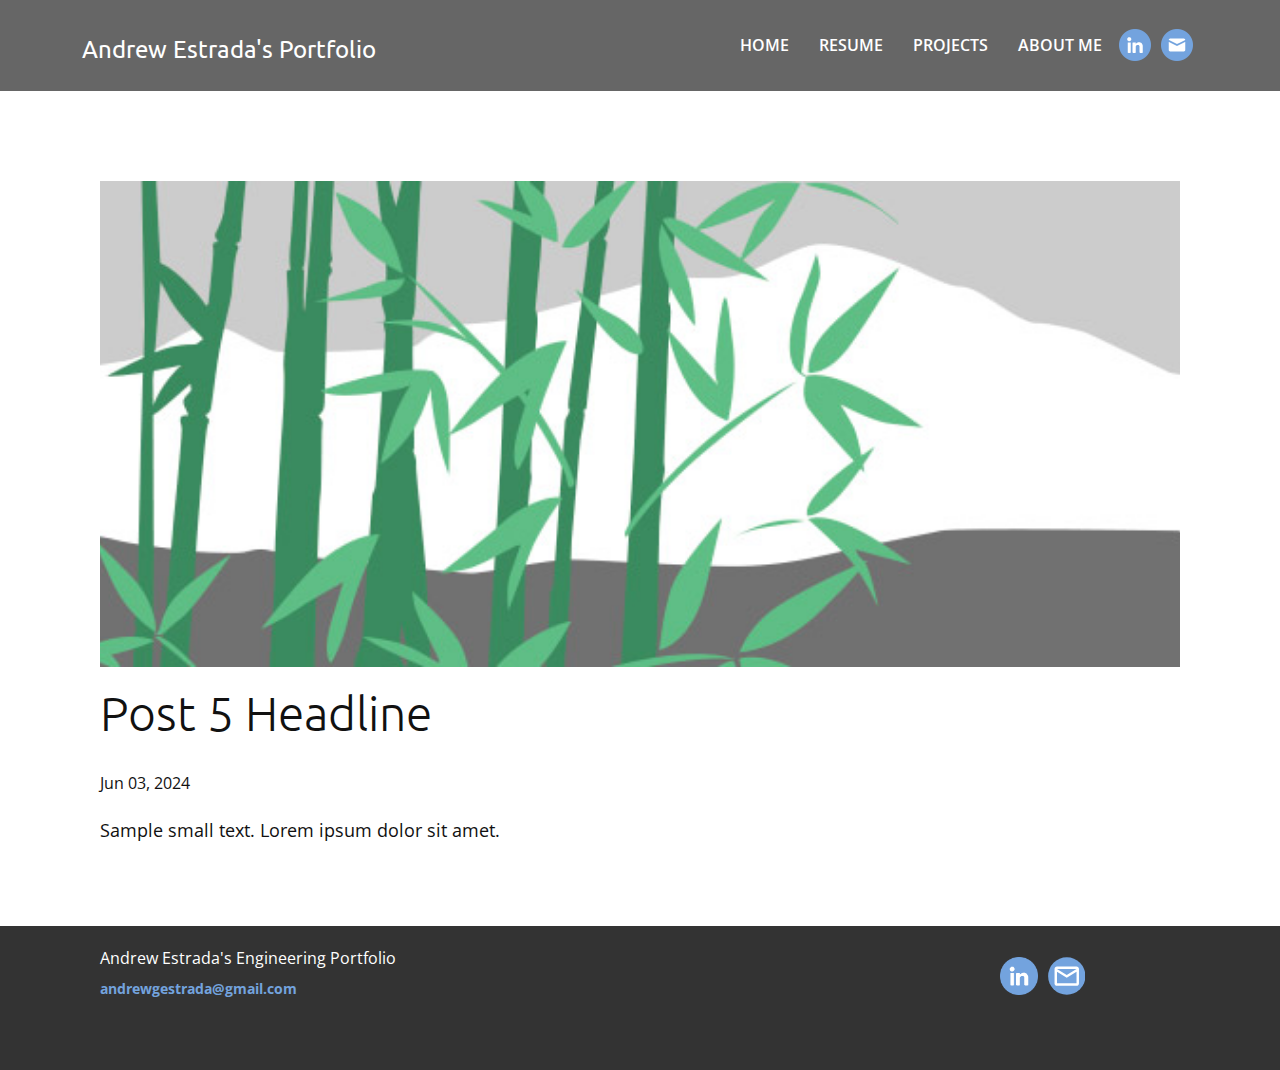
<file: blog/post-4.html>
<!DOCTYPE html>
<html style="font-size: 16px;" lang="en"><head>
    <meta name="viewport" content="width=device-width, initial-scale=1.0">
    <meta charset="utf-8">
    <meta name="keywords" content="Post 1 Headline">
    <meta name="description" content="">
    <title>Post 5 Headline</title>
    <link rel="stylesheet" href="../nicepage.css" media="screen">
<link rel="stylesheet" href="../Post-Template.css" media="screen">
    <script class="u-script" type="text/javascript" src="../jquery.js" defer=""></script>
    <script class="u-script" type="text/javascript" src="../nicepage.js" defer=""></script>
    <meta name="generator" content="Nicepage 6.20.0, nicepage.com">
    <link id="u-theme-google-font" rel="stylesheet" href="https://fonts.googleapis.com/css?family=Roboto:100,100i,300,300i,400,400i,500,500i,700,700i,900,900i|Open+Sans:300,300i,400,400i,500,500i,600,600i,700,700i,800,800i">
    <link id="u-page-google-font" rel="stylesheet" href="https://fonts.googleapis.com/css?family=Ubuntu:300,300i,400,400i,500,500i,700,700i">
    
    
    
    <script type="application/ld+json">{
		"@context": "http://schema.org",
		"@type": "Organization",
		"name": "Andrew Portfolio",
		"sameAs": [
				"www.linkedin.com/in/andrew-estrada2024",
				"mailto:andrewgestrada@gmail.com",
				"www.linkedin.com/in/andrew-estrada2024",
				"mailto:andrewgestrada@gmail.com"
		]
}</script>
    <meta name="theme-color" content="#73a3de">
  <meta data-intl-tel-input-cdn-path="intlTelInput/"></head>
  <body data-path-to-root="./" data-include-products="false" class="u-body u-xl-mode" data-lang="en"><header class="u-clearfix u-grey-60 u-header u-sticky u-sticky-69db u-header" id="sec-9622"><div class="u-clearfix u-sheet u-sheet-1">
        <nav class="u-align-right u-menu u-menu-one-level u-offcanvas u-menu-1">
          <div class="menu-collapse" style="font-size: 1rem; letter-spacing: 0px; text-transform: uppercase; font-weight: 600;">
            <a class="u-button-style u-custom-active-border-color u-custom-active-color u-custom-border u-custom-border-color u-custom-borders u-custom-hover-border-color u-custom-hover-color u-custom-left-right-menu-spacing u-custom-padding-bottom u-custom-text-active-color u-custom-text-color u-custom-text-decoration u-custom-text-hover-color u-custom-text-shadow u-custom-text-shadow-blur u-custom-text-shadow-color u-custom-text-shadow-transparency u-custom-text-shadow-x u-custom-text-shadow-y u-custom-top-bottom-menu-spacing u-nav-link" href="#" style="padding: 4px 10px; font-size: calc(1em + 8px);">
              <svg class="u-svg-link" preserveAspectRatio="xMidYMin slice" viewBox="0 0 302 302" style=""><use xmlns:xlink="http://www.w3.org/1999/xlink" xlink:href="#svg-bc4f"></use></svg>
              <svg xmlns="http://www.w3.org/2000/svg" xmlns:xlink="http://www.w3.org/1999/xlink" version="1.1" id="svg-bc4f" x="0px" y="0px" viewBox="0 0 302 302" style="enable-background:new 0 0 302 302;" xml:space="preserve" class="u-svg-content"><g><rect y="36" width="302" height="30"></rect><rect y="236" width="302" height="30"></rect><rect y="136" width="302" height="30"></rect>
</g><g></g><g></g><g></g><g></g><g></g><g></g><g></g><g></g><g></g><g></g><g></g><g></g><g></g><g></g><g></g></svg>
            </a>
          </div>
          <div class="u-custom-menu u-nav-container">
            <ul class="u-nav u-spacing-30 u-unstyled u-nav-1"><li class="u-nav-item"><a class="u-border-2 u-border-active-palette-1-base u-border-hover-palette-1-base u-border-no-left u-border-no-right u-border-no-top u-button-style u-nav-link u-text-active-palette-1-base u-text-hover-palette-1-base" href="../" style="padding: 10px 0px;">Home</a>
</li><li class="u-nav-item"><a class="u-border-2 u-border-active-palette-1-base u-border-hover-palette-1-base u-border-no-left u-border-no-right u-border-no-top u-button-style u-nav-link u-text-active-palette-1-base u-text-hover-palette-1-base" href="../Resume.html" style="padding: 10px 0px;">Resume</a>
</li><li class="u-nav-item"><a class="u-border-2 u-border-active-palette-1-base u-border-hover-palette-1-base u-border-no-left u-border-no-right u-border-no-top u-button-style u-nav-link u-text-active-palette-1-base u-text-hover-palette-1-base" href="../Projects.html" style="padding: 10px 0px;">Projects</a>
</li><li class="u-nav-item"><a class="u-border-2 u-border-active-palette-1-base u-border-hover-palette-1-base u-border-no-left u-border-no-right u-border-no-top u-button-style u-nav-link u-text-active-palette-1-base u-text-hover-palette-1-base" href="../About-Me.html" style="padding: 10px 0px;">About Me</a>
</li></ul>
          </div>
          <div class="u-custom-menu u-nav-container-collapse">
            <div class="u-align-center u-black u-container-align-center u-container-style u-inner-container-layout u-opacity u-opacity-95 u-sidenav">
              <div class="u-inner-container-layout u-sidenav-overflow">
                <div class="u-menu-close"></div>
                <ul class="u-align-center u-nav u-popupmenu-items u-unstyled u-nav-2"><li class="u-nav-item"><a class="u-button-style u-nav-link" href="../">Home</a>
</li><li class="u-nav-item"><a class="u-button-style u-nav-link" href="../Resume.html">Resume</a>
</li><li class="u-nav-item"><a class="u-button-style u-nav-link" href="../Projects.html">Projects</a>
</li><li class="u-nav-item"><a class="u-button-style u-nav-link" href="../About-Me.html">About Me</a>
</li></ul>
              </div>
            </div>
            <div class="u-black u-menu-overlay u-opacity u-opacity-70"></div>
          </div>
        </nav>
        <div class="u-hover-feature u-social-icons u-spacing-10 u-social-icons-1">
          <a class="u-social-url" target="_blank" data-type="LinkedIn" title="LinkedIn" href="../www.linkedin.com/in/andrew-estrada2024"><span class="u-file-icon u-icon u-social-icon u-social-linkedin u-text-palette-1-base u-icon-1"><img src="../images/4494497-0a0011ad.png" alt=""></span>
          </a>
          <a class="u-social-url" target="_blank" data-type="Email" title="Email" href="../mailto:andrewgestrada@gmail.com"><span class="u-file-icon u-icon u-social-email u-social-icon u-text-palette-1-base u-icon-2"><img src="../images/9068642-ee2278bf.png" alt=""></span>
          </a>
        </div>
        <h3 class="u-headline u-text u-text-1">
          <a href="/">Andrew Estrada's Portfolio</a>
        </h3>
      </div><style class="u-sticky-style" data-style-id="69db">.u-sticky-fixed.u-sticky-69db, .u-body.u-sticky-fixed .u-sticky-69db {
box-shadow: 5px 5px 20px 0 rgba(0,0,0,0.4) !important
}.u-sticky-fixed.u-sticky-69db:before, .u-body.u-sticky-fixed .u-sticky-69db:before {
borders: top right bottom left !important
}</style></header>
    <section class="u-align-center u-clearfix u-section-1" id="sec-6fcb">
      <div class="u-clearfix u-sheet u-valign-middle-md u-valign-middle-sm u-valign-middle-xs u-sheet-1"><!--post_details--><!--post_details_options_json--><!--{"source":""}--><!--/post_details_options_json--><!--blog_post-->
        <div class="u-container-style u-expanded-width u-post-details u-post-details-1">
          <div class="u-container-layout u-valign-middle u-container-layout-1"><!--blog_post_image-->
            <img alt="" class="u-blog-control u-expanded-width u-image u-image-default u-image-1" src="../images/68f64b9d.jpeg"><!--/blog_post_image--><!--blog_post_header-->
            <h2 class="u-blog-control u-text u-text-1">Post 5 Headline</h2><!--/blog_post_header--><!--blog_post_metadata-->
            <div class="u-blog-control u-metadata u-metadata-1"><!--blog_post_metadata_date-->
              <span class="u-meta-date u-meta-icon">Jun 03, 2024</span><!--/blog_post_metadata_date--><!--blog_post_metadata_category-->
              <!--/blog_post_metadata_category--><!--blog_post_metadata_comments-->
              <!--/blog_post_metadata_comments-->
            </div><!--/blog_post_metadata--><!--blog_post_content-->
            <div class="u-align-justify u-blog-control u-post-content u-text u-text-2 fr-view">
  Sample small text. Lorem ipsum dolor sit amet.
  </div><!--/blog_post_content-->
          </div>
        </div><!--/blog_post--><!--/post_details-->
      </div>
    </section>
    
    
    
    <footer class="u-clearfix u-footer u-grey-80" id="sec-c696"><div class="u-clearfix u-sheet u-valign-middle-xs u-sheet-1">
        <div class="data-layout-selected u-clearfix u-expanded-width u-gutter-6 u-layout-wrap u-layout-wrap-1">
          <div class="u-gutter-0 u-layout">
            <div class="u-layout-row">
              <div class="u-container-style u-layout-cell u-size-20 u-layout-cell-1">
                <div class="u-container-layout u-container-layout-1"><!--position-->
                  <div data-position="" class="u-position u-position-1"><!--block-->
                    <div class="u-block">
                      <div class="u-block-container u-clearfix"><!--block_header-->
                        <h5 class="u-block-header u-text"><!--block_header_content--><!--/block_header_content--></h5><!--/block_header--><!--block_content-->
                        <div class="u-block-content u-text"><!--block_content_content--> Andrew Estrada's Engineering Portfolio<!--/block_content_content--></div><!--/block_content-->
                      </div>
                    </div><!--/block-->
                  </div><!--/position-->
                  <p class="u-text u-text-default u-text-3">
                    <a class="u-active-none u-border-none u-btn u-button-link u-button-style u-hover-none u-none u-text-palette-1-base u-btn-1" href="../mailto:andrewgestrada@gmail.com">andrewgestrada@gmail.com</a>
                  </p>
                </div>
              </div>
              <div class="u-container-style u-hidden-xs u-layout-cell u-size-20 u-layout-cell-2">
                <div class="u-container-layout u-container-layout-2"></div>
              </div>
              <div class="u-container-style u-layout-cell u-size-20 u-layout-cell-3">
                <div class="u-container-layout u-valign-middle u-container-layout-3">
                  <div class="u-hover-feature u-social-icons u-spacing-10 u-social-icons-1">
                    <a class="u-social-url" title="linkedin" target="_blank" href="../www.linkedin.com/in/andrew-estrada2024"><span class="u-file-icon u-icon u-social-icon u-social-linkedin u-text-palette-1-base u-icon-1"><img src="../images/4494497-0a0011ad.png" alt=""></span>
                    </a>
                    <a class="u-social-url" target="_blank" data-type="Email" title="Email" href="../mailto:andrewgestrada@gmail.com"><span class="u-icon u-social-email u-social-icon u-text-palette-1-base u-icon-2"><svg class="u-svg-link" preserveAspectRatio="xMidYMin slice" viewBox="0 0 112 112" style=""><use xlink:href="#svg-5b5d"></use></svg><svg class="u-svg-content" viewBox="0 0 112 112" x="0" y="0" id="svg-5b5d"><circle fill="currentColor" cx="56.1" cy="56.1" r="55"></circle><path id="path3864" fill="#FFFFFF" d="M27.2,28h57.6c4,0,7.2,3.2,7.2,7.2l0,0v42.7c0,3.9-3.2,7.2-7.2,7.2l0,0H27.2
	c-4,0-7.2-3.2-7.2-7.2V35.2C20,31.1,23.2,28,27.2,28 M56,52.9l28.8-17.8H27.2L56,52.9 M27.2,77.7h57.6V43.5L56,61.3L27.2,43.5V77.7z
	"></path></svg></span>
                    </a>
                  </div>
                </div>
              </div>
            </div>
          </div>
        </div>
      </div></footer>
  
</body></html>
</file>
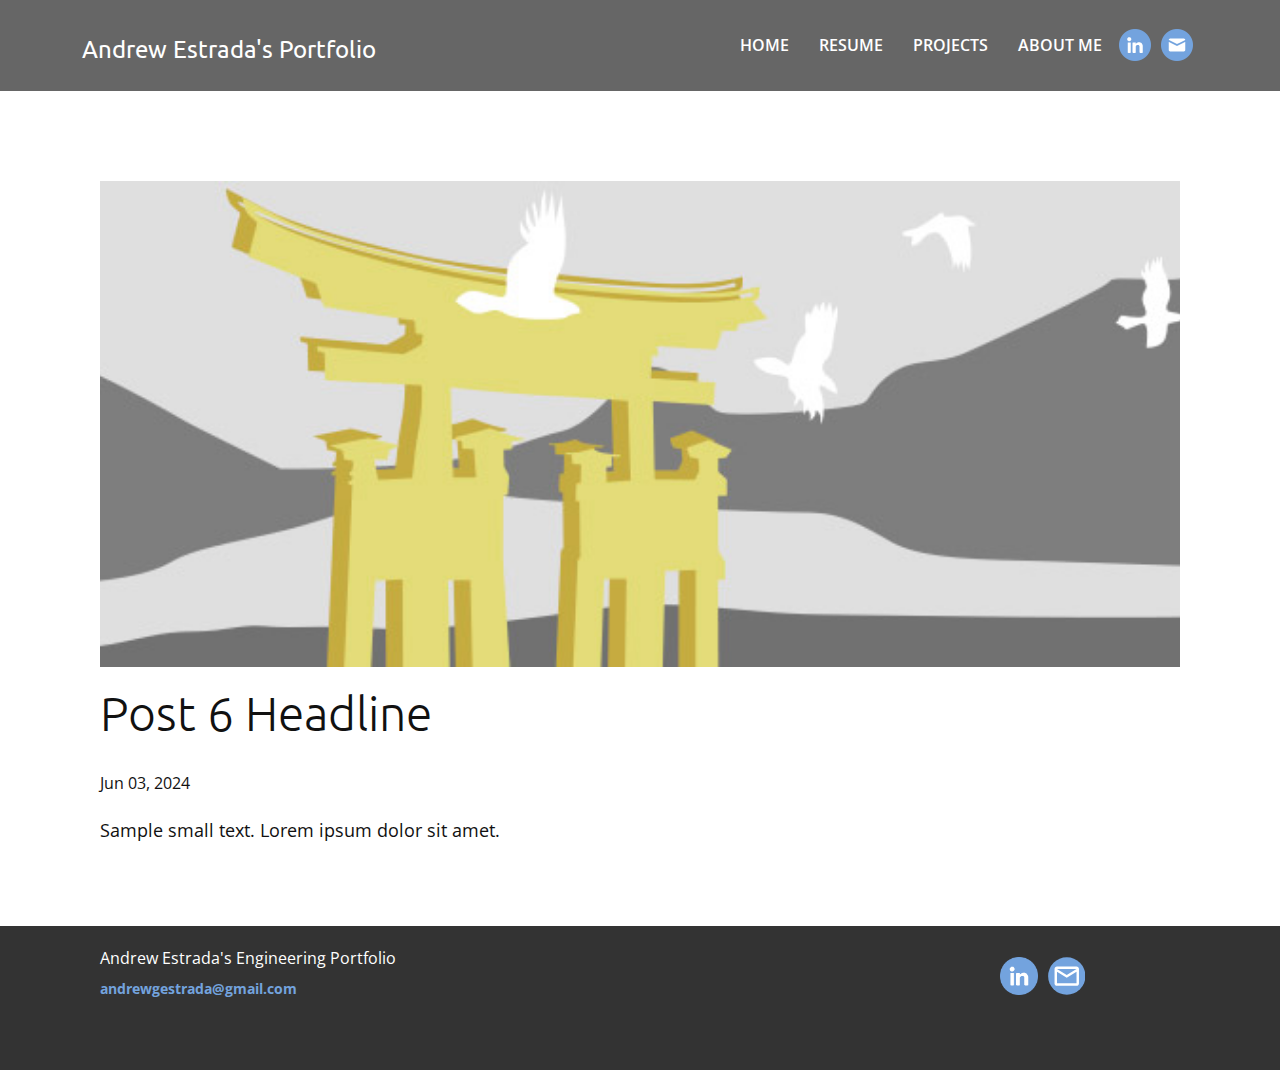
<file: blog/post-5.html>
<!DOCTYPE html>
<html style="font-size: 16px;" lang="en"><head>
    <meta name="viewport" content="width=device-width, initial-scale=1.0">
    <meta charset="utf-8">
    <meta name="keywords" content="Post 1 Headline">
    <meta name="description" content="">
    <title>Post 6 Headline</title>
    <link rel="stylesheet" href="../nicepage.css" media="screen">
<link rel="stylesheet" href="../Post-Template.css" media="screen">
    <script class="u-script" type="text/javascript" src="../jquery.js" defer=""></script>
    <script class="u-script" type="text/javascript" src="../nicepage.js" defer=""></script>
    <meta name="generator" content="Nicepage 6.20.0, nicepage.com">
    <link id="u-theme-google-font" rel="stylesheet" href="https://fonts.googleapis.com/css?family=Roboto:100,100i,300,300i,400,400i,500,500i,700,700i,900,900i|Open+Sans:300,300i,400,400i,500,500i,600,600i,700,700i,800,800i">
    <link id="u-page-google-font" rel="stylesheet" href="https://fonts.googleapis.com/css?family=Ubuntu:300,300i,400,400i,500,500i,700,700i">
    
    
    
    <script type="application/ld+json">{
		"@context": "http://schema.org",
		"@type": "Organization",
		"name": "Andrew Portfolio",
		"sameAs": [
				"www.linkedin.com/in/andrew-estrada2024",
				"mailto:andrewgestrada@gmail.com",
				"www.linkedin.com/in/andrew-estrada2024",
				"mailto:andrewgestrada@gmail.com"
		]
}</script>
    <meta name="theme-color" content="#73a3de">
  <meta data-intl-tel-input-cdn-path="intlTelInput/"></head>
  <body data-path-to-root="./" data-include-products="false" class="u-body u-xl-mode" data-lang="en"><header class="u-clearfix u-grey-60 u-header u-sticky u-sticky-69db u-header" id="sec-9622"><div class="u-clearfix u-sheet u-sheet-1">
        <nav class="u-align-right u-menu u-menu-one-level u-offcanvas u-menu-1">
          <div class="menu-collapse" style="font-size: 1rem; letter-spacing: 0px; text-transform: uppercase; font-weight: 600;">
            <a class="u-button-style u-custom-active-border-color u-custom-active-color u-custom-border u-custom-border-color u-custom-borders u-custom-hover-border-color u-custom-hover-color u-custom-left-right-menu-spacing u-custom-padding-bottom u-custom-text-active-color u-custom-text-color u-custom-text-decoration u-custom-text-hover-color u-custom-text-shadow u-custom-text-shadow-blur u-custom-text-shadow-color u-custom-text-shadow-transparency u-custom-text-shadow-x u-custom-text-shadow-y u-custom-top-bottom-menu-spacing u-nav-link" href="#" style="padding: 4px 10px; font-size: calc(1em + 8px);">
              <svg class="u-svg-link" preserveAspectRatio="xMidYMin slice" viewBox="0 0 302 302" style=""><use xmlns:xlink="http://www.w3.org/1999/xlink" xlink:href="#svg-bc4f"></use></svg>
              <svg xmlns="http://www.w3.org/2000/svg" xmlns:xlink="http://www.w3.org/1999/xlink" version="1.1" id="svg-bc4f" x="0px" y="0px" viewBox="0 0 302 302" style="enable-background:new 0 0 302 302;" xml:space="preserve" class="u-svg-content"><g><rect y="36" width="302" height="30"></rect><rect y="236" width="302" height="30"></rect><rect y="136" width="302" height="30"></rect>
</g><g></g><g></g><g></g><g></g><g></g><g></g><g></g><g></g><g></g><g></g><g></g><g></g><g></g><g></g><g></g></svg>
            </a>
          </div>
          <div class="u-custom-menu u-nav-container">
            <ul class="u-nav u-spacing-30 u-unstyled u-nav-1"><li class="u-nav-item"><a class="u-border-2 u-border-active-palette-1-base u-border-hover-palette-1-base u-border-no-left u-border-no-right u-border-no-top u-button-style u-nav-link u-text-active-palette-1-base u-text-hover-palette-1-base" href="../" style="padding: 10px 0px;">Home</a>
</li><li class="u-nav-item"><a class="u-border-2 u-border-active-palette-1-base u-border-hover-palette-1-base u-border-no-left u-border-no-right u-border-no-top u-button-style u-nav-link u-text-active-palette-1-base u-text-hover-palette-1-base" href="../Resume.html" style="padding: 10px 0px;">Resume</a>
</li><li class="u-nav-item"><a class="u-border-2 u-border-active-palette-1-base u-border-hover-palette-1-base u-border-no-left u-border-no-right u-border-no-top u-button-style u-nav-link u-text-active-palette-1-base u-text-hover-palette-1-base" href="../Projects.html" style="padding: 10px 0px;">Projects</a>
</li><li class="u-nav-item"><a class="u-border-2 u-border-active-palette-1-base u-border-hover-palette-1-base u-border-no-left u-border-no-right u-border-no-top u-button-style u-nav-link u-text-active-palette-1-base u-text-hover-palette-1-base" href="../About-Me.html" style="padding: 10px 0px;">About Me</a>
</li></ul>
          </div>
          <div class="u-custom-menu u-nav-container-collapse">
            <div class="u-align-center u-black u-container-align-center u-container-style u-inner-container-layout u-opacity u-opacity-95 u-sidenav">
              <div class="u-inner-container-layout u-sidenav-overflow">
                <div class="u-menu-close"></div>
                <ul class="u-align-center u-nav u-popupmenu-items u-unstyled u-nav-2"><li class="u-nav-item"><a class="u-button-style u-nav-link" href="../">Home</a>
</li><li class="u-nav-item"><a class="u-button-style u-nav-link" href="../Resume.html">Resume</a>
</li><li class="u-nav-item"><a class="u-button-style u-nav-link" href="../Projects.html">Projects</a>
</li><li class="u-nav-item"><a class="u-button-style u-nav-link" href="../About-Me.html">About Me</a>
</li></ul>
              </div>
            </div>
            <div class="u-black u-menu-overlay u-opacity u-opacity-70"></div>
          </div>
        </nav>
        <div class="u-hover-feature u-social-icons u-spacing-10 u-social-icons-1">
          <a class="u-social-url" target="_blank" data-type="LinkedIn" title="LinkedIn" href="../www.linkedin.com/in/andrew-estrada2024"><span class="u-file-icon u-icon u-social-icon u-social-linkedin u-text-palette-1-base u-icon-1"><img src="../images/4494497-0a0011ad.png" alt=""></span>
          </a>
          <a class="u-social-url" target="_blank" data-type="Email" title="Email" href="../mailto:andrewgestrada@gmail.com"><span class="u-file-icon u-icon u-social-email u-social-icon u-text-palette-1-base u-icon-2"><img src="../images/9068642-ee2278bf.png" alt=""></span>
          </a>
        </div>
        <h3 class="u-headline u-text u-text-1">
          <a href="/">Andrew Estrada's Portfolio</a>
        </h3>
      </div><style class="u-sticky-style" data-style-id="69db">.u-sticky-fixed.u-sticky-69db, .u-body.u-sticky-fixed .u-sticky-69db {
box-shadow: 5px 5px 20px 0 rgba(0,0,0,0.4) !important
}.u-sticky-fixed.u-sticky-69db:before, .u-body.u-sticky-fixed .u-sticky-69db:before {
borders: top right bottom left !important
}</style></header>
    <section class="u-align-center u-clearfix u-section-1" id="sec-6fcb">
      <div class="u-clearfix u-sheet u-valign-middle-md u-valign-middle-sm u-valign-middle-xs u-sheet-1"><!--post_details--><!--post_details_options_json--><!--{"source":""}--><!--/post_details_options_json--><!--blog_post-->
        <div class="u-container-style u-expanded-width u-post-details u-post-details-1">
          <div class="u-container-layout u-valign-middle u-container-layout-1"><!--blog_post_image-->
            <img alt="" class="u-blog-control u-expanded-width u-image u-image-default u-image-1" src="../images/8ad73f3c.jpeg"><!--/blog_post_image--><!--blog_post_header-->
            <h2 class="u-blog-control u-text u-text-1">Post 6 Headline</h2><!--/blog_post_header--><!--blog_post_metadata-->
            <div class="u-blog-control u-metadata u-metadata-1"><!--blog_post_metadata_date-->
              <span class="u-meta-date u-meta-icon">Jun 03, 2024</span><!--/blog_post_metadata_date--><!--blog_post_metadata_category-->
              <!--/blog_post_metadata_category--><!--blog_post_metadata_comments-->
              <!--/blog_post_metadata_comments-->
            </div><!--/blog_post_metadata--><!--blog_post_content-->
            <div class="u-align-justify u-blog-control u-post-content u-text u-text-2 fr-view">
  Sample small text. Lorem ipsum dolor sit amet.
  </div><!--/blog_post_content-->
          </div>
        </div><!--/blog_post--><!--/post_details-->
      </div>
    </section>
    
    
    
    <footer class="u-clearfix u-footer u-grey-80" id="sec-c696"><div class="u-clearfix u-sheet u-valign-middle-xs u-sheet-1">
        <div class="data-layout-selected u-clearfix u-expanded-width u-gutter-6 u-layout-wrap u-layout-wrap-1">
          <div class="u-gutter-0 u-layout">
            <div class="u-layout-row">
              <div class="u-container-style u-layout-cell u-size-20 u-layout-cell-1">
                <div class="u-container-layout u-container-layout-1"><!--position-->
                  <div data-position="" class="u-position u-position-1"><!--block-->
                    <div class="u-block">
                      <div class="u-block-container u-clearfix"><!--block_header-->
                        <h5 class="u-block-header u-text"><!--block_header_content--><!--/block_header_content--></h5><!--/block_header--><!--block_content-->
                        <div class="u-block-content u-text"><!--block_content_content--> Andrew Estrada's Engineering Portfolio<!--/block_content_content--></div><!--/block_content-->
                      </div>
                    </div><!--/block-->
                  </div><!--/position-->
                  <p class="u-text u-text-default u-text-3">
                    <a class="u-active-none u-border-none u-btn u-button-link u-button-style u-hover-none u-none u-text-palette-1-base u-btn-1" href="../mailto:andrewgestrada@gmail.com">andrewgestrada@gmail.com</a>
                  </p>
                </div>
              </div>
              <div class="u-container-style u-hidden-xs u-layout-cell u-size-20 u-layout-cell-2">
                <div class="u-container-layout u-container-layout-2"></div>
              </div>
              <div class="u-container-style u-layout-cell u-size-20 u-layout-cell-3">
                <div class="u-container-layout u-valign-middle u-container-layout-3">
                  <div class="u-hover-feature u-social-icons u-spacing-10 u-social-icons-1">
                    <a class="u-social-url" title="linkedin" target="_blank" href="../www.linkedin.com/in/andrew-estrada2024"><span class="u-file-icon u-icon u-social-icon u-social-linkedin u-text-palette-1-base u-icon-1"><img src="../images/4494497-0a0011ad.png" alt=""></span>
                    </a>
                    <a class="u-social-url" target="_blank" data-type="Email" title="Email" href="../mailto:andrewgestrada@gmail.com"><span class="u-icon u-social-email u-social-icon u-text-palette-1-base u-icon-2"><svg class="u-svg-link" preserveAspectRatio="xMidYMin slice" viewBox="0 0 112 112" style=""><use xlink:href="#svg-5b5d"></use></svg><svg class="u-svg-content" viewBox="0 0 112 112" x="0" y="0" id="svg-5b5d"><circle fill="currentColor" cx="56.1" cy="56.1" r="55"></circle><path id="path3864" fill="#FFFFFF" d="M27.2,28h57.6c4,0,7.2,3.2,7.2,7.2l0,0v42.7c0,3.9-3.2,7.2-7.2,7.2l0,0H27.2
	c-4,0-7.2-3.2-7.2-7.2V35.2C20,31.1,23.2,28,27.2,28 M56,52.9l28.8-17.8H27.2L56,52.9 M27.2,77.7h57.6V43.5L56,61.3L27.2,43.5V77.7z
	"></path></svg></span>
                    </a>
                  </div>
                </div>
              </div>
            </div>
          </div>
        </div>
      </div></footer>
  
</body></html>
</file>
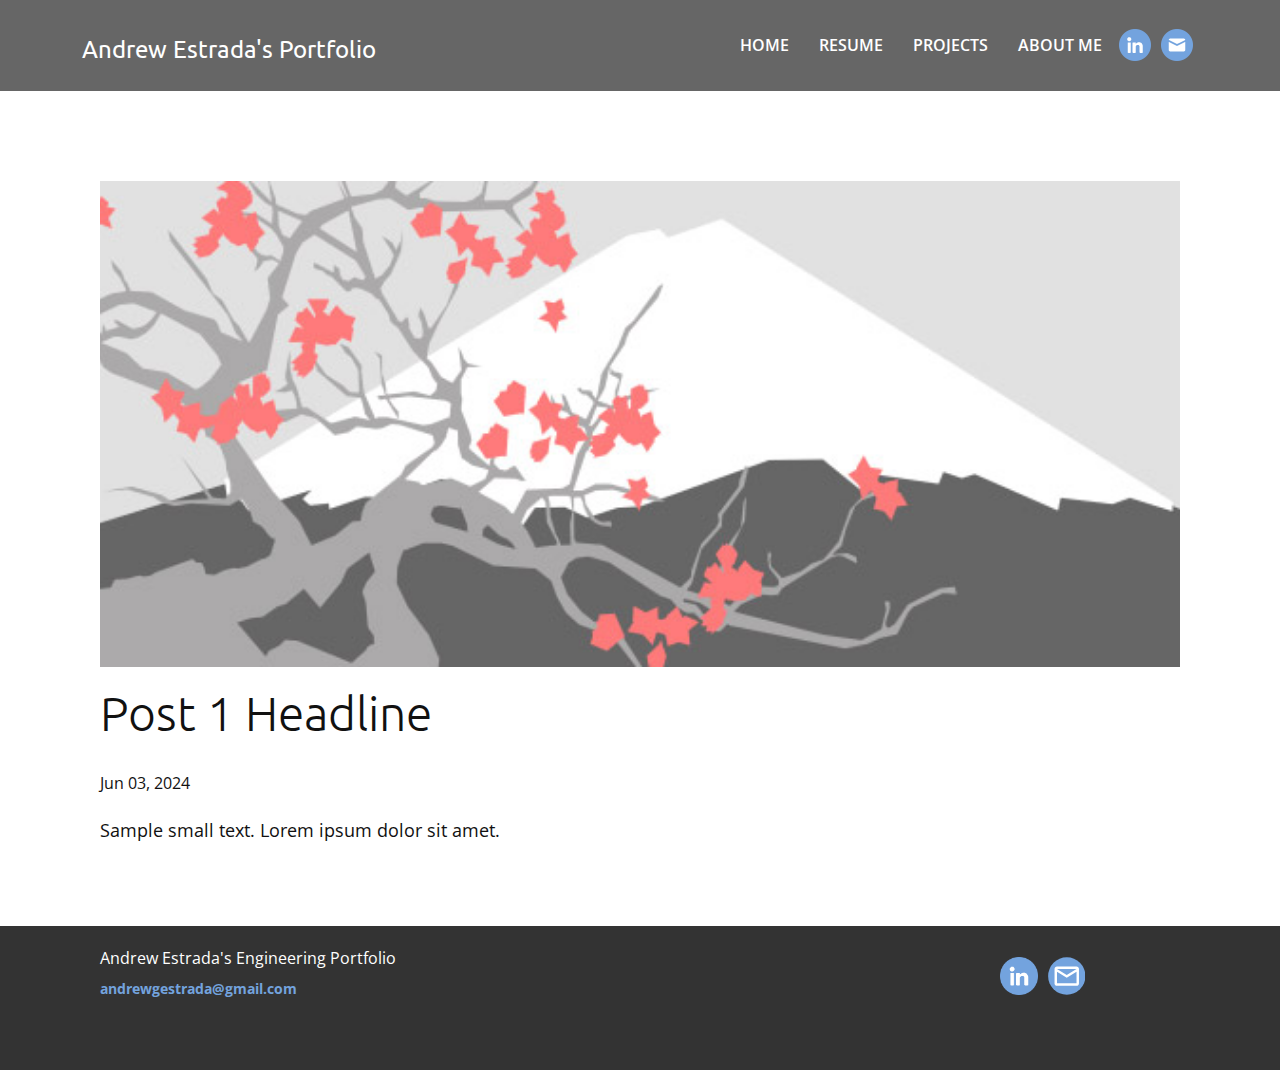
<file: blog/post.html>
<!DOCTYPE html>
<html style="font-size: 16px;" lang="en"><head>
    <meta name="viewport" content="width=device-width, initial-scale=1.0">
    <meta charset="utf-8">
    <meta name="keywords" content="Post 1 Headline">
    <meta name="description" content="">
    <title>Post 1 Headline</title>
    <link rel="stylesheet" href="../nicepage.css" media="screen">
<link rel="stylesheet" href="../Post-Template.css" media="screen">
    <script class="u-script" type="text/javascript" src="../jquery.js" defer=""></script>
    <script class="u-script" type="text/javascript" src="../nicepage.js" defer=""></script>
    <meta name="generator" content="Nicepage 6.20.0, nicepage.com">
    <link id="u-theme-google-font" rel="stylesheet" href="https://fonts.googleapis.com/css?family=Roboto:100,100i,300,300i,400,400i,500,500i,700,700i,900,900i|Open+Sans:300,300i,400,400i,500,500i,600,600i,700,700i,800,800i">
    <link id="u-page-google-font" rel="stylesheet" href="https://fonts.googleapis.com/css?family=Ubuntu:300,300i,400,400i,500,500i,700,700i">
    
    
    
    <script type="application/ld+json">{
		"@context": "http://schema.org",
		"@type": "Organization",
		"name": "Andrew Portfolio",
		"sameAs": [
				"www.linkedin.com/in/andrew-estrada2024",
				"mailto:andrewgestrada@gmail.com",
				"www.linkedin.com/in/andrew-estrada2024",
				"mailto:andrewgestrada@gmail.com"
		]
}</script>
    <meta name="theme-color" content="#73a3de">
  <meta data-intl-tel-input-cdn-path="intlTelInput/"></head>
  <body data-path-to-root="./" data-include-products="false" class="u-body u-xl-mode" data-lang="en"><header class="u-clearfix u-grey-60 u-header u-sticky u-sticky-69db u-header" id="sec-9622"><div class="u-clearfix u-sheet u-sheet-1">
        <nav class="u-align-right u-menu u-menu-one-level u-offcanvas u-menu-1">
          <div class="menu-collapse" style="font-size: 1rem; letter-spacing: 0px; text-transform: uppercase; font-weight: 600;">
            <a class="u-button-style u-custom-active-border-color u-custom-active-color u-custom-border u-custom-border-color u-custom-borders u-custom-hover-border-color u-custom-hover-color u-custom-left-right-menu-spacing u-custom-padding-bottom u-custom-text-active-color u-custom-text-color u-custom-text-decoration u-custom-text-hover-color u-custom-text-shadow u-custom-text-shadow-blur u-custom-text-shadow-color u-custom-text-shadow-transparency u-custom-text-shadow-x u-custom-text-shadow-y u-custom-top-bottom-menu-spacing u-nav-link" href="#" style="padding: 4px 10px; font-size: calc(1em + 8px);">
              <svg class="u-svg-link" preserveAspectRatio="xMidYMin slice" viewBox="0 0 302 302" style=""><use xmlns:xlink="http://www.w3.org/1999/xlink" xlink:href="#svg-bc4f"></use></svg>
              <svg xmlns="http://www.w3.org/2000/svg" xmlns:xlink="http://www.w3.org/1999/xlink" version="1.1" id="svg-bc4f" x="0px" y="0px" viewBox="0 0 302 302" style="enable-background:new 0 0 302 302;" xml:space="preserve" class="u-svg-content"><g><rect y="36" width="302" height="30"></rect><rect y="236" width="302" height="30"></rect><rect y="136" width="302" height="30"></rect>
</g><g></g><g></g><g></g><g></g><g></g><g></g><g></g><g></g><g></g><g></g><g></g><g></g><g></g><g></g><g></g></svg>
            </a>
          </div>
          <div class="u-custom-menu u-nav-container">
            <ul class="u-nav u-spacing-30 u-unstyled u-nav-1"><li class="u-nav-item"><a class="u-border-2 u-border-active-palette-1-base u-border-hover-palette-1-base u-border-no-left u-border-no-right u-border-no-top u-button-style u-nav-link u-text-active-palette-1-base u-text-hover-palette-1-base" href="../" style="padding: 10px 0px;">Home</a>
</li><li class="u-nav-item"><a class="u-border-2 u-border-active-palette-1-base u-border-hover-palette-1-base u-border-no-left u-border-no-right u-border-no-top u-button-style u-nav-link u-text-active-palette-1-base u-text-hover-palette-1-base" href="../Resume.html" style="padding: 10px 0px;">Resume</a>
</li><li class="u-nav-item"><a class="u-border-2 u-border-active-palette-1-base u-border-hover-palette-1-base u-border-no-left u-border-no-right u-border-no-top u-button-style u-nav-link u-text-active-palette-1-base u-text-hover-palette-1-base" href="../Projects.html" style="padding: 10px 0px;">Projects</a>
</li><li class="u-nav-item"><a class="u-border-2 u-border-active-palette-1-base u-border-hover-palette-1-base u-border-no-left u-border-no-right u-border-no-top u-button-style u-nav-link u-text-active-palette-1-base u-text-hover-palette-1-base" href="../About-Me.html" style="padding: 10px 0px;">About Me</a>
</li></ul>
          </div>
          <div class="u-custom-menu u-nav-container-collapse">
            <div class="u-align-center u-black u-container-align-center u-container-style u-inner-container-layout u-opacity u-opacity-95 u-sidenav">
              <div class="u-inner-container-layout u-sidenav-overflow">
                <div class="u-menu-close"></div>
                <ul class="u-align-center u-nav u-popupmenu-items u-unstyled u-nav-2"><li class="u-nav-item"><a class="u-button-style u-nav-link" href="../">Home</a>
</li><li class="u-nav-item"><a class="u-button-style u-nav-link" href="../Resume.html">Resume</a>
</li><li class="u-nav-item"><a class="u-button-style u-nav-link" href="../Projects.html">Projects</a>
</li><li class="u-nav-item"><a class="u-button-style u-nav-link" href="../About-Me.html">About Me</a>
</li></ul>
              </div>
            </div>
            <div class="u-black u-menu-overlay u-opacity u-opacity-70"></div>
          </div>
        </nav>
        <div class="u-hover-feature u-social-icons u-spacing-10 u-social-icons-1">
          <a class="u-social-url" target="_blank" data-type="LinkedIn" title="LinkedIn" href="../www.linkedin.com/in/andrew-estrada2024"><span class="u-file-icon u-icon u-social-icon u-social-linkedin u-text-palette-1-base u-icon-1"><img src="../images/4494497-0a0011ad.png" alt=""></span>
          </a>
          <a class="u-social-url" target="_blank" data-type="Email" title="Email" href="../mailto:andrewgestrada@gmail.com"><span class="u-file-icon u-icon u-social-email u-social-icon u-text-palette-1-base u-icon-2"><img src="../images/9068642-ee2278bf.png" alt=""></span>
          </a>
        </div>
        <h3 class="u-headline u-text u-text-1">
          <a href="/">Andrew Estrada's Portfolio</a>
        </h3>
      </div><style class="u-sticky-style" data-style-id="69db">.u-sticky-fixed.u-sticky-69db, .u-body.u-sticky-fixed .u-sticky-69db {
box-shadow: 5px 5px 20px 0 rgba(0,0,0,0.4) !important
}.u-sticky-fixed.u-sticky-69db:before, .u-body.u-sticky-fixed .u-sticky-69db:before {
borders: top right bottom left !important
}</style></header>
    <section class="u-align-center u-clearfix u-section-1" id="sec-6fcb">
      <div class="u-clearfix u-sheet u-valign-middle-md u-valign-middle-sm u-valign-middle-xs u-sheet-1"><!--post_details--><!--post_details_options_json--><!--{"source":""}--><!--/post_details_options_json--><!--blog_post-->
        <div class="u-container-style u-expanded-width u-post-details u-post-details-1">
          <div class="u-container-layout u-valign-middle u-container-layout-1"><!--blog_post_image-->
            <img alt="" class="u-blog-control u-expanded-width u-image u-image-default u-image-1" src="../images/0fd3416c.jpeg"><!--/blog_post_image--><!--blog_post_header-->
            <h2 class="u-blog-control u-text u-text-1">Post 1 Headline</h2><!--/blog_post_header--><!--blog_post_metadata-->
            <div class="u-blog-control u-metadata u-metadata-1"><!--blog_post_metadata_date-->
              <span class="u-meta-date u-meta-icon">Jun 03, 2024</span><!--/blog_post_metadata_date--><!--blog_post_metadata_category-->
              <!--/blog_post_metadata_category--><!--blog_post_metadata_comments-->
              <!--/blog_post_metadata_comments-->
            </div><!--/blog_post_metadata--><!--blog_post_content-->
            <div class="u-align-justify u-blog-control u-post-content u-text u-text-2 fr-view">
  Sample small text. Lorem ipsum dolor sit amet.
  </div><!--/blog_post_content-->
          </div>
        </div><!--/blog_post--><!--/post_details-->
      </div>
    </section>
    
    
    
    <footer class="u-clearfix u-footer u-grey-80" id="sec-c696"><div class="u-clearfix u-sheet u-valign-middle-xs u-sheet-1">
        <div class="data-layout-selected u-clearfix u-expanded-width u-gutter-6 u-layout-wrap u-layout-wrap-1">
          <div class="u-gutter-0 u-layout">
            <div class="u-layout-row">
              <div class="u-container-style u-layout-cell u-size-20 u-layout-cell-1">
                <div class="u-container-layout u-container-layout-1"><!--position-->
                  <div data-position="" class="u-position u-position-1"><!--block-->
                    <div class="u-block">
                      <div class="u-block-container u-clearfix"><!--block_header-->
                        <h5 class="u-block-header u-text"><!--block_header_content--><!--/block_header_content--></h5><!--/block_header--><!--block_content-->
                        <div class="u-block-content u-text"><!--block_content_content--> Andrew Estrada's Engineering Portfolio<!--/block_content_content--></div><!--/block_content-->
                      </div>
                    </div><!--/block-->
                  </div><!--/position-->
                  <p class="u-text u-text-default u-text-3">
                    <a class="u-active-none u-border-none u-btn u-button-link u-button-style u-hover-none u-none u-text-palette-1-base u-btn-1" href="../mailto:andrewgestrada@gmail.com">andrewgestrada@gmail.com</a>
                  </p>
                </div>
              </div>
              <div class="u-container-style u-hidden-xs u-layout-cell u-size-20 u-layout-cell-2">
                <div class="u-container-layout u-container-layout-2"></div>
              </div>
              <div class="u-container-style u-layout-cell u-size-20 u-layout-cell-3">
                <div class="u-container-layout u-valign-middle u-container-layout-3">
                  <div class="u-hover-feature u-social-icons u-spacing-10 u-social-icons-1">
                    <a class="u-social-url" title="linkedin" target="_blank" href="../www.linkedin.com/in/andrew-estrada2024"><span class="u-file-icon u-icon u-social-icon u-social-linkedin u-text-palette-1-base u-icon-1"><img src="../images/4494497-0a0011ad.png" alt=""></span>
                    </a>
                    <a class="u-social-url" target="_blank" data-type="Email" title="Email" href="../mailto:andrewgestrada@gmail.com"><span class="u-icon u-social-email u-social-icon u-text-palette-1-base u-icon-2"><svg class="u-svg-link" preserveAspectRatio="xMidYMin slice" viewBox="0 0 112 112" style=""><use xlink:href="#svg-5b5d"></use></svg><svg class="u-svg-content" viewBox="0 0 112 112" x="0" y="0" id="svg-5b5d"><circle fill="currentColor" cx="56.1" cy="56.1" r="55"></circle><path id="path3864" fill="#FFFFFF" d="M27.2,28h57.6c4,0,7.2,3.2,7.2,7.2l0,0v42.7c0,3.9-3.2,7.2-7.2,7.2l0,0H27.2
	c-4,0-7.2-3.2-7.2-7.2V35.2C20,31.1,23.2,28,27.2,28 M56,52.9l28.8-17.8H27.2L56,52.9 M27.2,77.7h57.6V43.5L56,61.3L27.2,43.5V77.7z
	"></path></svg></span>
                    </a>
                  </div>
                </div>
              </div>
            </div>
          </div>
        </div>
      </div></footer>
  
</body></html>
</file>
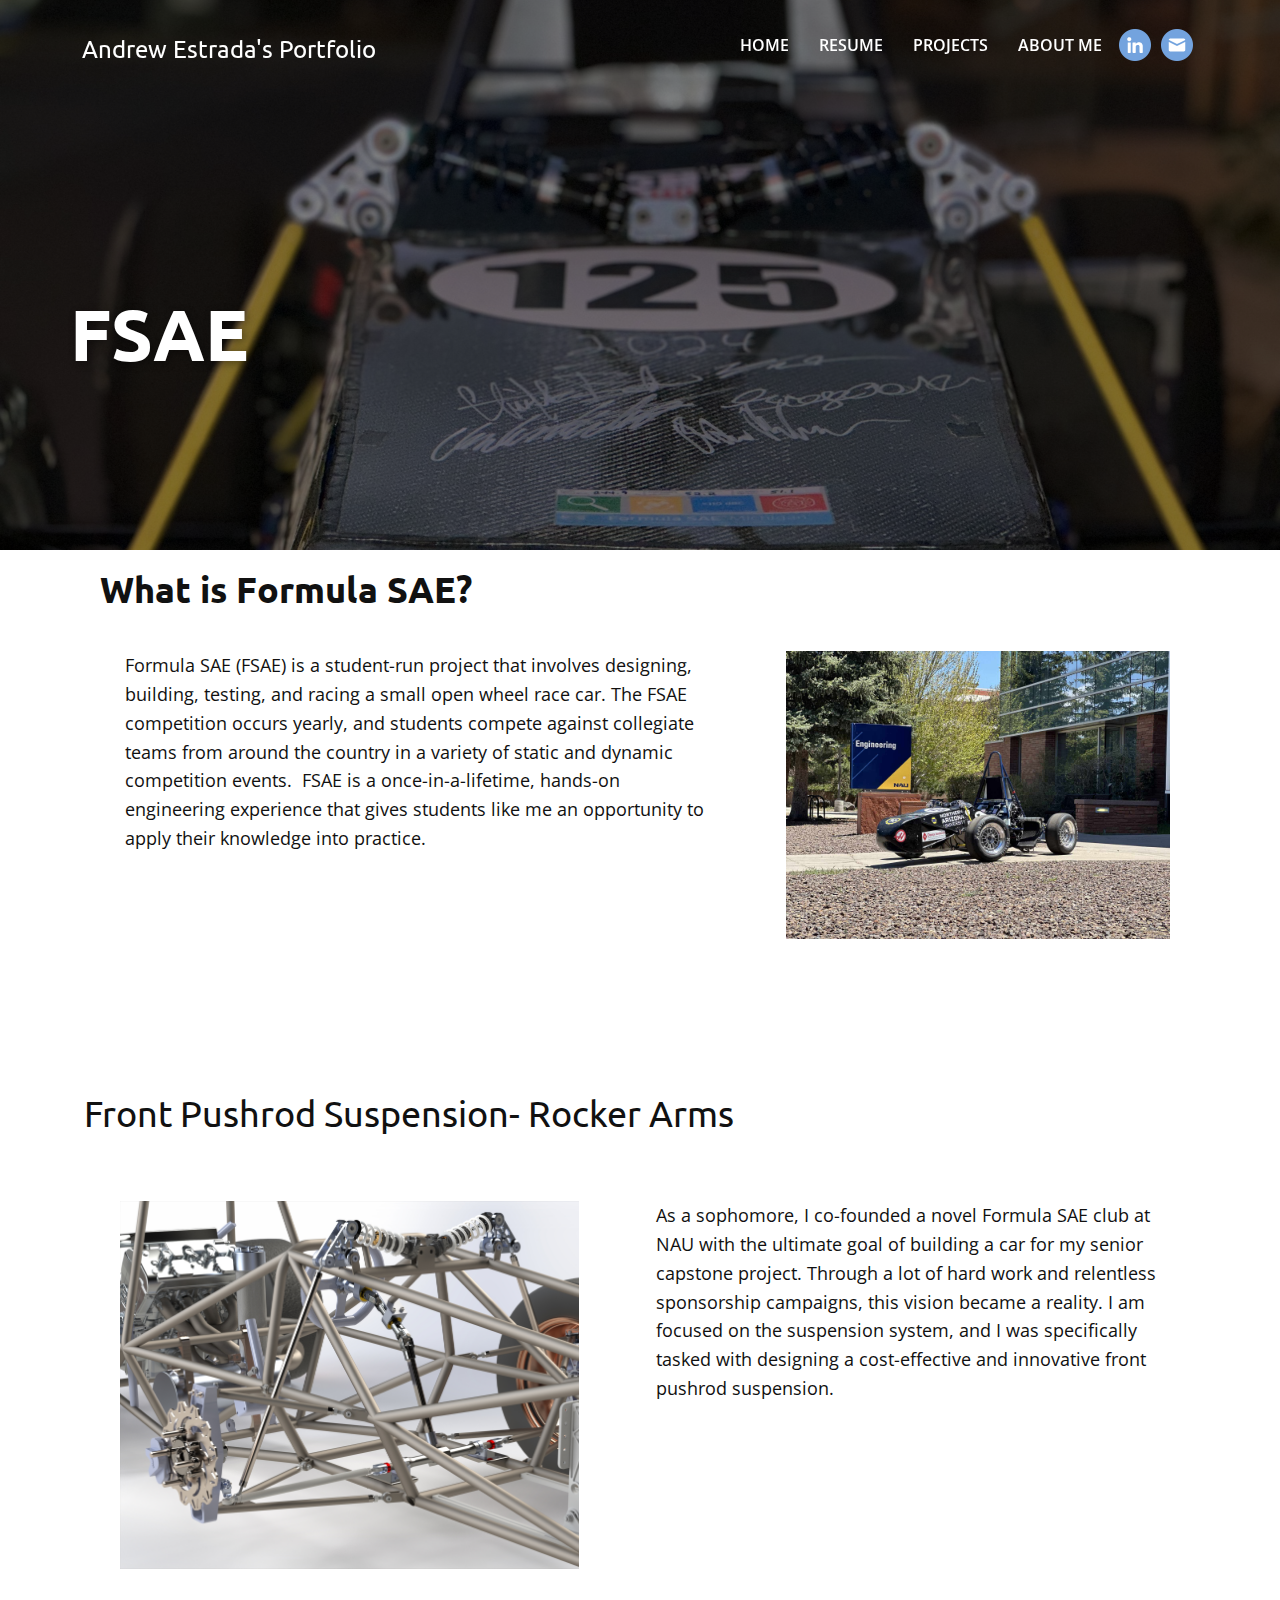
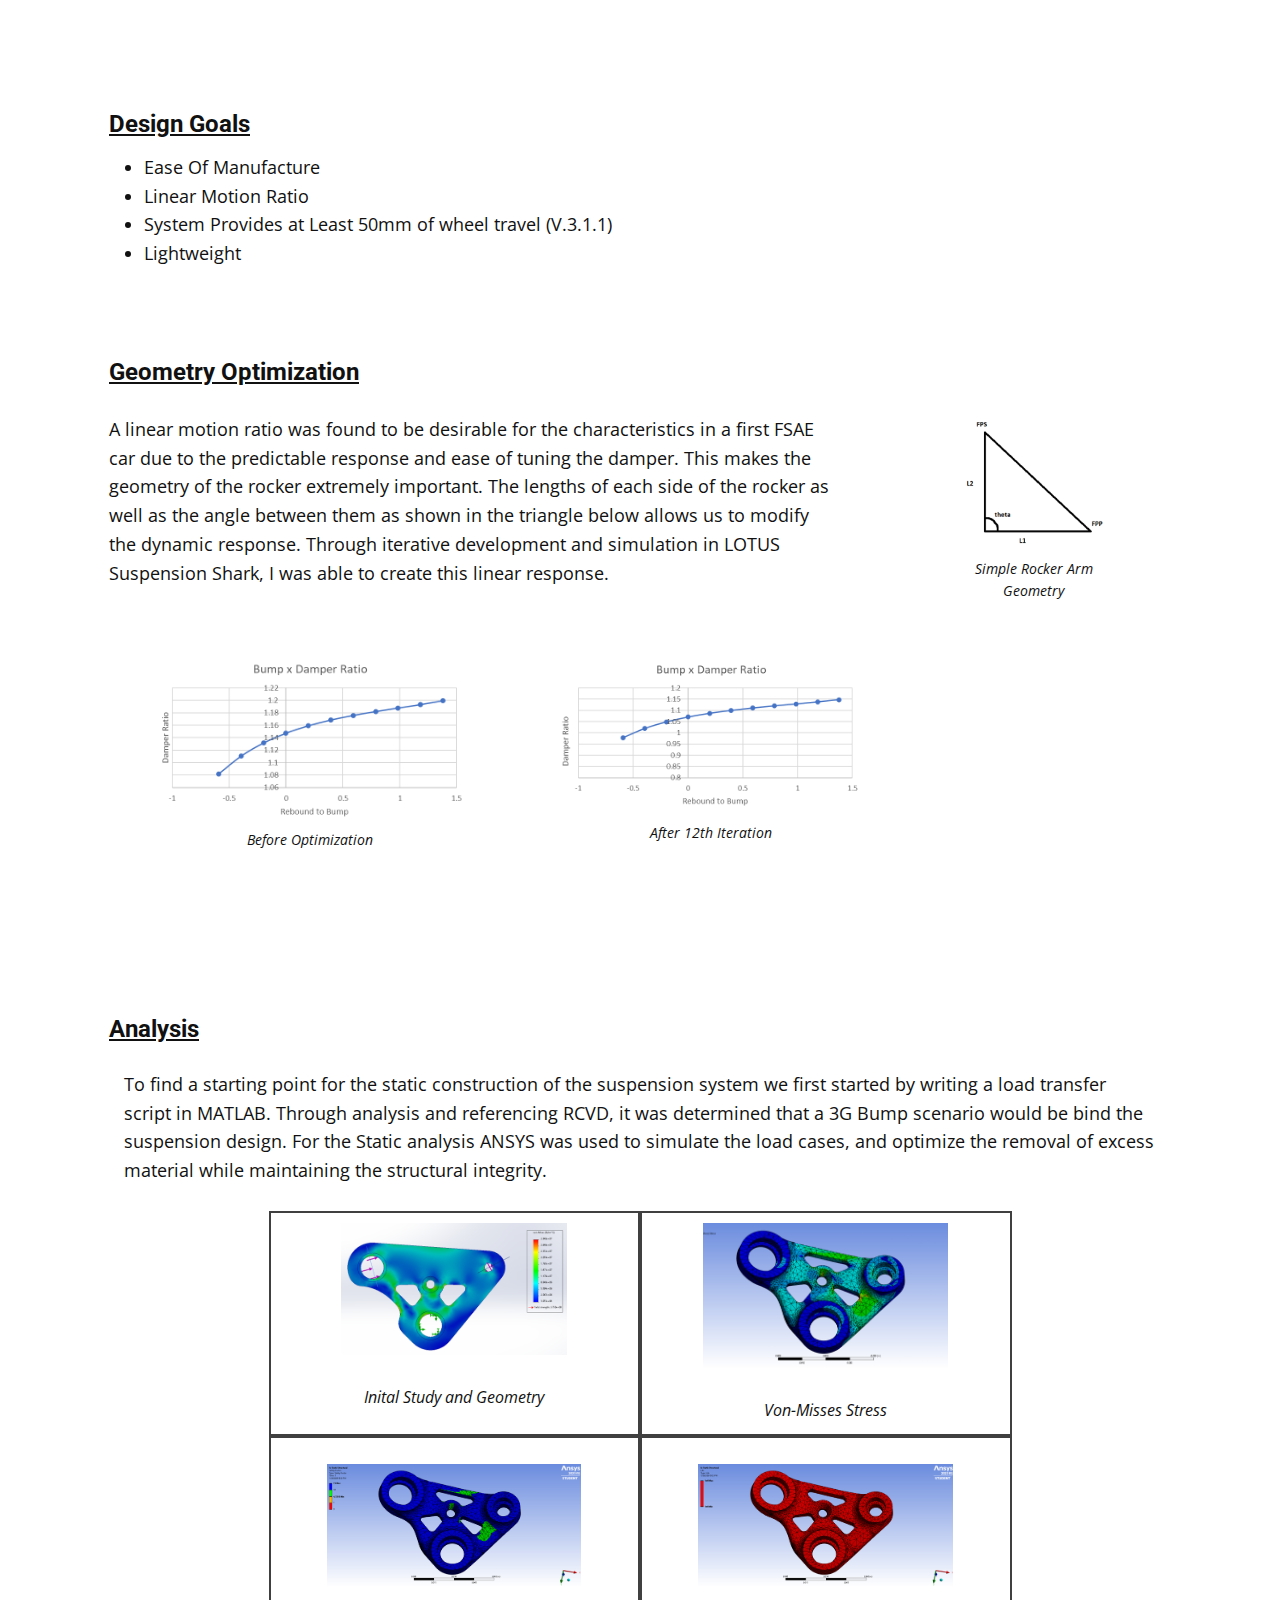
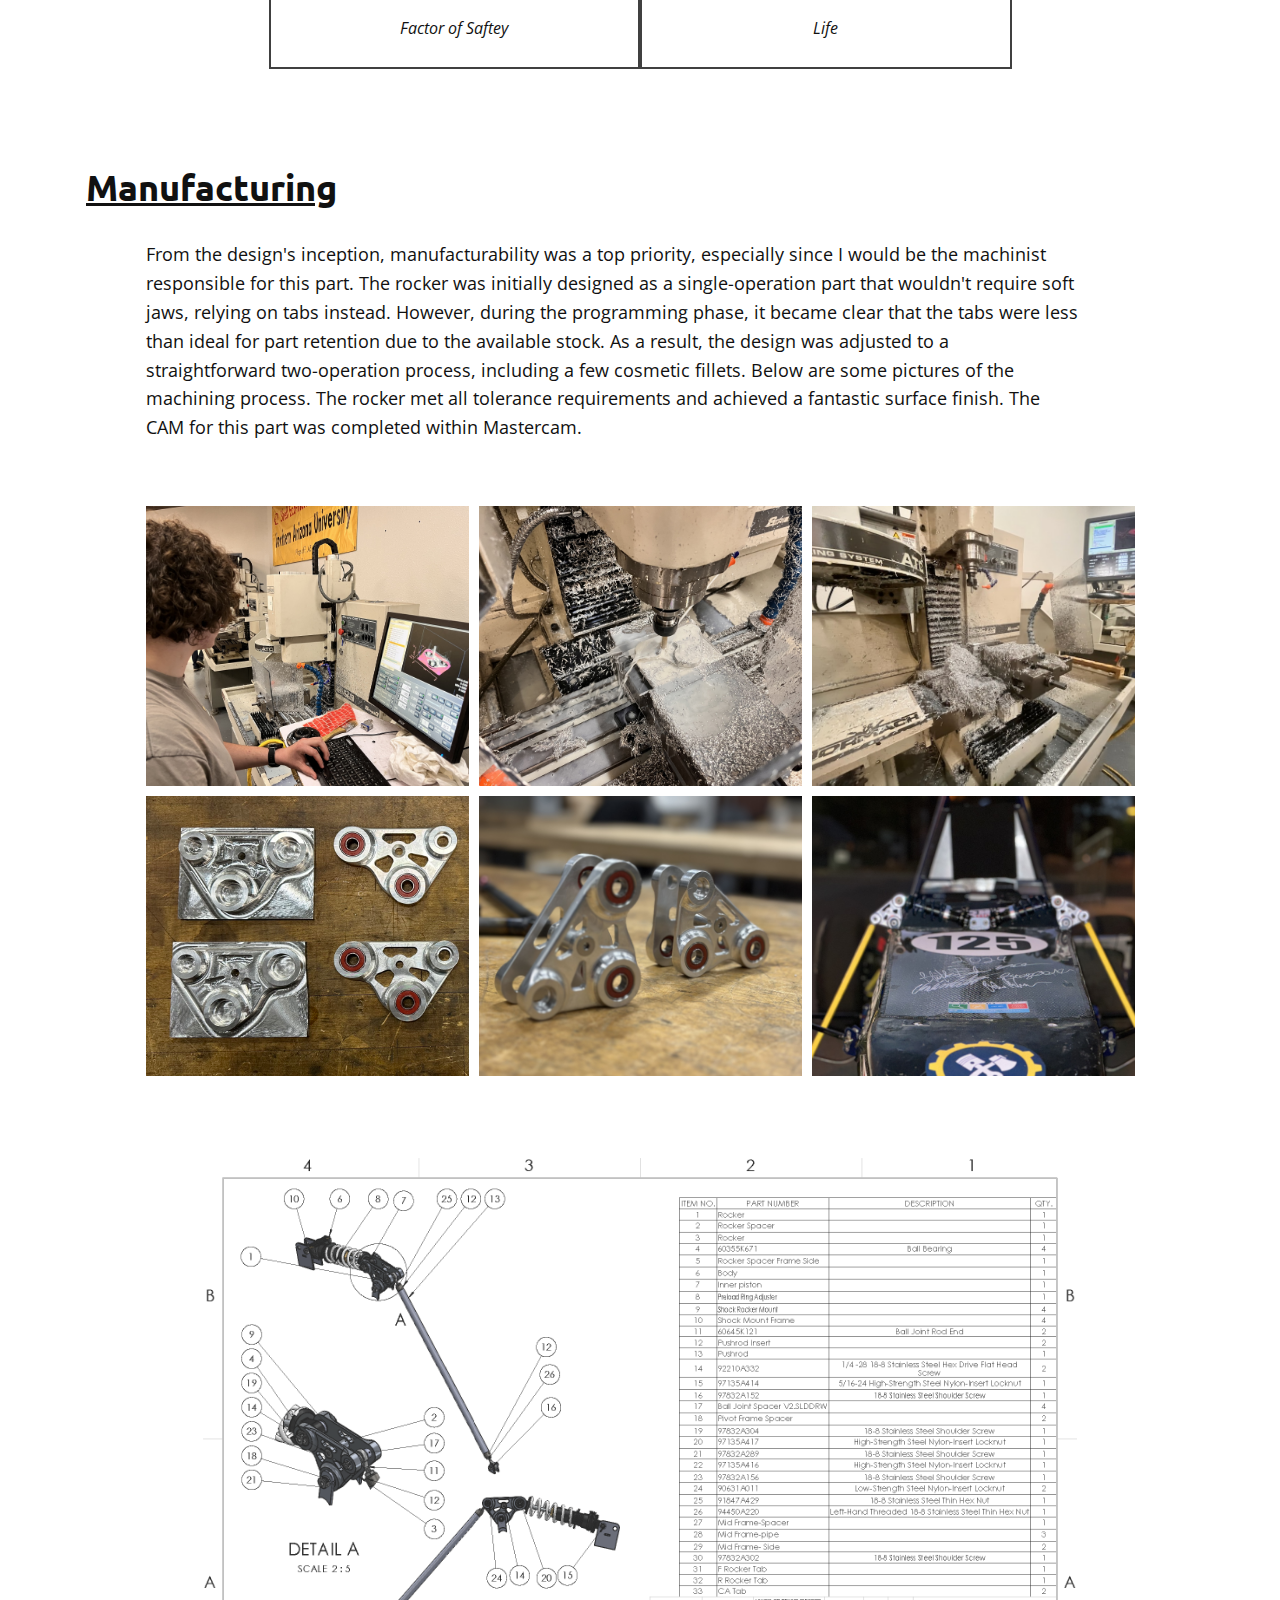
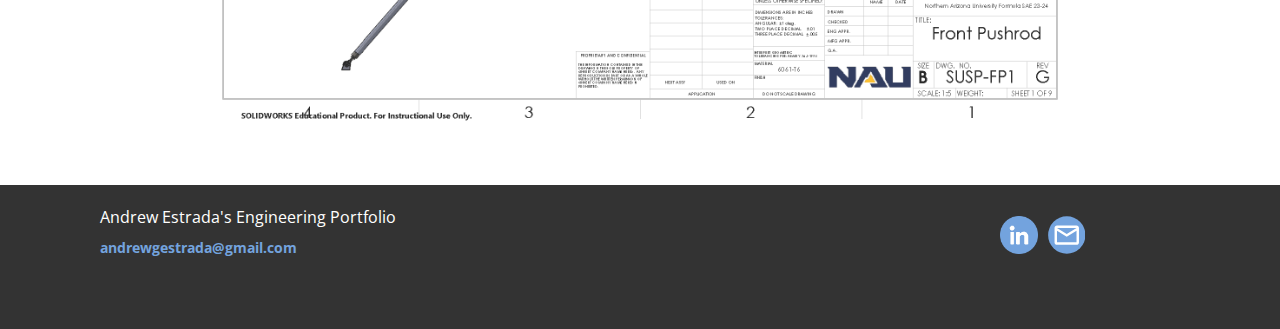
<file: Engineering-Projects/FSAE.html>
<!DOCTYPE html>
<html style="font-size: 16px;" lang="en"><head>
    <meta name="viewport" content="width=device-width, initial-scale=1.0">
    <meta charset="utf-8">
    <meta name="keywords" content="​Complex
financial planning, ​Our Corporate Partners and Investors, ​Assisting clients in achieving their goals and their company concepts., ​Collaborating to advance solution in the future, ​We provide value of our clients, ​We provide your company with the best possible technologies">
    <meta name="description" content="">
    <title>FSAE</title>
    <link rel="stylesheet" href="../nicepage.css" media="screen">
<link rel="stylesheet" href="FSAE.css" media="screen">
    <script class="u-script" type="text/javascript" src="../jquery.js" defer=""></script>
    <script class="u-script" type="text/javascript" src="../nicepage.js" defer=""></script>
    <meta name="generator" content="Nicepage 6.20.0, nicepage.com">
    <link id="u-theme-google-font" rel="stylesheet" href="https://fonts.googleapis.com/css?family=Roboto:100,100i,300,300i,400,400i,500,500i,700,700i,900,900i|Open+Sans:300,300i,400,400i,500,500i,600,600i,700,700i,800,800i">
    <link id="u-page-google-font" rel="stylesheet" href="https://fonts.googleapis.com/css?family=Ubuntu:300,300i,400,400i,500,500i,700,700i">
    
    
    
    
    
    
    
    
    
    <script type="application/ld+json">{
		"@context": "http://schema.org",
		"@type": "Organization",
		"name": "Andrew Portfolio",
		"sameAs": [
				"www.linkedin.com/in/andrew-estrada2024",
				"mailto:andrewgestrada@gmail.com",
				"www.linkedin.com/in/andrew-estrada2024",
				"mailto:andrewgestrada@gmail.com"
		]
}</script>
    <meta name="theme-color" content="#73a3de">
    <meta property="og:title" content="FSAE">
    <meta property="og:description" content="">
    <meta property="og:type" content="website">
  <meta data-intl-tel-input-cdn-path="intlTelInput/"></head>
  <body data-path-to-root="../" data-include-products="false" class="u-body u-overlap u-overlap-contrast u-overlap-transparent u-xl-mode" data-lang="en"><header class="u-clearfix u-grey-60 u-header u-sticky u-sticky-69db u-header" id="sec-9622"><div class="u-clearfix u-sheet u-sheet-1">
        <nav class="u-align-right u-menu u-menu-one-level u-offcanvas u-menu-1">
          <div class="menu-collapse" style="font-size: 1rem; letter-spacing: 0px; text-transform: uppercase; font-weight: 600;">
            <a class="u-button-style u-custom-active-border-color u-custom-active-color u-custom-border u-custom-border-color u-custom-borders u-custom-hover-border-color u-custom-hover-color u-custom-left-right-menu-spacing u-custom-padding-bottom u-custom-text-active-color u-custom-text-color u-custom-text-decoration u-custom-text-hover-color u-custom-text-shadow u-custom-text-shadow-blur u-custom-text-shadow-color u-custom-text-shadow-transparency u-custom-text-shadow-x u-custom-text-shadow-y u-custom-top-bottom-menu-spacing u-nav-link" href="#" style="padding: 4px 10px; font-size: calc(1em + 8px);">
              <svg class="u-svg-link" preserveAspectRatio="xMidYMin slice" viewBox="0 0 302 302" style=""><use xmlns:xlink="http://www.w3.org/1999/xlink" xlink:href="#svg-bc4f"></use></svg>
              <svg xmlns="http://www.w3.org/2000/svg" xmlns:xlink="http://www.w3.org/1999/xlink" version="1.1" id="svg-bc4f" x="0px" y="0px" viewBox="0 0 302 302" style="enable-background:new 0 0 302 302;" xml:space="preserve" class="u-svg-content"><g><rect y="36" width="302" height="30"></rect><rect y="236" width="302" height="30"></rect><rect y="136" width="302" height="30"></rect>
</g><g></g><g></g><g></g><g></g><g></g><g></g><g></g><g></g><g></g><g></g><g></g><g></g><g></g><g></g><g></g></svg>
            </a>
          </div>
          <div class="u-custom-menu u-nav-container">
            <ul class="u-nav u-spacing-30 u-unstyled u-nav-1"><li class="u-nav-item"><a class="u-border-2 u-border-active-palette-1-base u-border-hover-palette-1-base u-border-no-left u-border-no-right u-border-no-top u-button-style u-nav-link u-text-active-palette-1-base u-text-hover-palette-1-base" href="../" style="padding: 10px 0px;">Home</a>
</li><li class="u-nav-item"><a class="u-border-2 u-border-active-palette-1-base u-border-hover-palette-1-base u-border-no-left u-border-no-right u-border-no-top u-button-style u-nav-link u-text-active-palette-1-base u-text-hover-palette-1-base" href="../Resume.html" style="padding: 10px 0px;">Resume</a>
</li><li class="u-nav-item"><a class="u-border-2 u-border-active-palette-1-base u-border-hover-palette-1-base u-border-no-left u-border-no-right u-border-no-top u-button-style u-nav-link u-text-active-palette-1-base u-text-hover-palette-1-base" href="../Projects.html" style="padding: 10px 0px;">Projects</a>
</li><li class="u-nav-item"><a class="u-border-2 u-border-active-palette-1-base u-border-hover-palette-1-base u-border-no-left u-border-no-right u-border-no-top u-button-style u-nav-link u-text-active-palette-1-base u-text-hover-palette-1-base" href="../About-Me.html" style="padding: 10px 0px;">About Me</a>
</li></ul>
          </div>
          <div class="u-custom-menu u-nav-container-collapse">
            <div class="u-align-center u-black u-container-align-center u-container-style u-inner-container-layout u-opacity u-opacity-95 u-sidenav">
              <div class="u-inner-container-layout u-sidenav-overflow">
                <div class="u-menu-close"></div>
                <ul class="u-align-center u-nav u-popupmenu-items u-unstyled u-nav-2"><li class="u-nav-item"><a class="u-button-style u-nav-link" href="../">Home</a>
</li><li class="u-nav-item"><a class="u-button-style u-nav-link" href="../Resume.html">Resume</a>
</li><li class="u-nav-item"><a class="u-button-style u-nav-link" href="../Projects.html">Projects</a>
</li><li class="u-nav-item"><a class="u-button-style u-nav-link" href="../About-Me.html">About Me</a>
</li></ul>
              </div>
            </div>
            <div class="u-black u-menu-overlay u-opacity u-opacity-70"></div>
          </div>
        </nav>
        <div class="u-hover-feature u-social-icons u-spacing-10 u-social-icons-1">
          <a class="u-social-url" target="_blank" data-type="LinkedIn" title="LinkedIn" href="www.linkedin.com/in/andrew-estrada2024"><span class="u-file-icon u-icon u-social-icon u-social-linkedin u-text-palette-1-base u-icon-1"><img src="../images/4494497-0a0011ad.png" alt=""></span>
          </a>
          <a class="u-social-url" target="_blank" data-type="Email" title="Email" href="mailto:andrewgestrada@gmail.com"><span class="u-file-icon u-icon u-social-email u-social-icon u-text-palette-1-base u-icon-2"><img src="../images/9068642-ee2278bf.png" alt=""></span>
          </a>
        </div>
        <h3 class="u-headline u-text u-text-1">
          <a href="/">Andrew Estrada's Portfolio</a>
        </h3>
      </div><style class="u-sticky-style" data-style-id="69db">.u-sticky-fixed.u-sticky-69db, .u-body.u-sticky-fixed .u-sticky-69db {
box-shadow: 5px 5px 20px 0 rgba(0,0,0,0.4) !important
}.u-sticky-fixed.u-sticky-69db:before, .u-body.u-sticky-fixed .u-sticky-69db:before {
borders: top right bottom left !important
}</style></header>
    <section class="u-clearfix u-image u-shading u-section-1" id="sec-7237" data-image-width="4032" data-image-height="3024">
      <div class="u-clearfix u-sheet u-sheet-1">
        <h1 class="u-text u-text-1">FSAE</h1>
      </div>
    </section>
    <section class="u-clearfix u-section-2" id="sec-b949">
      <div class="u-clearfix u-sheet u-sheet-1">
        <h3 class="u-text u-text-1">What is Formula SAE?</h3>
        <img class="u-image u-image-default u-image-1" src="../images/car.jpg" alt="" data-image-width="4032" data-image-height="3024">
        <p class="u-text u-text-2"> Formula SAE (FSAE) is a student-run project that involves designing, building, testing, and racing a small open wheel race car. The FSAE competition occurs yearly, and students compete against collegiate teams from around the country in a variety of static and dynamic competition events.&nbsp; FSAE is a once-in-a-lifetime, hands-on engineering experience that gives students like me an opportunity to apply their knowledge into practice.</p>
      </div>
    </section>
    <section class="u-align-center u-clearfix u-white u-section-3" id="carousel_cb34">
      <div class="u-clearfix u-sheet u-sheet-1">
        <h3 class="u-align-left u-text u-text-1"> Front Pushrod Suspension- Rocker Arms</h3>
        <img class="u-image u-image-default u-image-1" src="../images/UntitledProject2.jpg" alt="" data-image-width="1855" data-image-height="1484">
        <p class="u-align-left u-text u-text-2"> As a sophomore, I co-founded a novel Formula SAE club at NAU with the ultimate goal of building a car for my senior capstone project. Through a lot of hard work and relentless sponsorship campaigns, this vision became a reality. I am&nbsp; focused on the suspension system, and I was specifically tasked with designing a cost-effective and innovative front pushrod suspension.<br>
        </p>
      </div>
    </section>
    <section class="u-align-center u-clearfix u-container-align-center u-white u-section-4" id="sec-0389">
      <div class="u-clearfix u-sheet u-valign-middle u-sheet-1">
        <h4 class="u-align-left u-text u-text-1"> Design Goals<br>
        </h4>
        <ul class="u-align-left u-text u-text-2">
          <li>Ease Of Manufacture</li>
          <li>Linear Motion Ratio</li>
          <li>System Provides at Least 50mm of wheel travel (V.3.1.1)</li>
          <li>Lightweight</li>
        </ul>
      </div>
    </section>
    <section class="u-align-center u-clearfix u-container-align-center u-white u-section-5" id="sec-27a0">
      <div class="u-clearfix u-sheet u-sheet-1">
        <h4 class="u-align-left u-text u-text-1">Geometry Optimization<br>
        </h4>
        <div class="u-container-style u-group u-group-1">
          <div class="u-container-layout u-container-layout-1">
            <img class="u-align-center u-image u-image-contain u-image-default u-image-1" src="../images/image6.png" alt="" data-image-width="419" data-image-height="374">
            <p class="u-align-center u-text u-text-2">Simple Rocker Arm Geometry </p>
          </div>
        </div>
        <p class="u-align-left u-text u-text-3">A linear motion ratio was found to be desirable for the characteristics in a first FSAE car due to the predictable response and ease of tuning the damper. This makes the geometry of the rocker extremely important. The lengths of each side of the rocker as well as the angle between them as shown in the triangle below allows us to modify the dynamic response. Through iterative development and simulation in LOTUS Suspension Shark, I was able to create this linear response.</p>
        <div class="custom-expanded data-layout-selected u-clearfix u-layout-wrap u-white u-layout-wrap-1">
          <div class="u-gutter-0 u-layout">
            <div class="u-layout-row">
              <div class="Object]-md u-container-style u-layout-cell u-size-30 u-size-[object u-layout-cell-1">
                <div class="u-container-layout u-container-layout-2">
                  <img class="u-align-center u-image u-image-contain u-image-default u-preserve-proportions u-image-2" src="../images/image4.png" alt="" data-image-width="734" data-image-height="396">
                  <p class="u-small-text u-text u-text-default u-text-variant u-text-4">Before Optimization</p>
                </div>
              </div>
              <div class="u-container-style u-layout-cell u-size-30 u-layout-cell-2">
                <div class="u-container-layout u-container-layout-3">
                  <img class="u-align-center u-image u-image-contain u-image-default u-preserve-proportions u-image-3" src="../images/image5.png" alt="" data-image-width="734" data-image-height="380">
                  <p class="u-small-text u-text u-text-default u-text-variant u-text-5">After 12th Iteration</p>
                </div>
              </div>
            </div>
          </div>
        </div>
      </div>
    </section>
    <section class="u-align-center u-clearfix u-container-align-center u-container-align-center-xl u-white u-section-6" id="sec-f7ae">
      <div class="u-clearfix u-sheet u-valign-middle-xl u-sheet-1">
        <h4 class="u-align-left u-text u-text-1"> Analysis<br>
        </h4>
        <p class="u-align-left u-text u-text-2">To find a starting point for the static construction of the suspension system we first started by writing a load transfer script in MATLAB. Through analysis and referencing RCVD, it was determined that a 3G Bump scenario would be bind the suspension design. For the Static analysis ANSYS was used to simulate the load cases, and optimize the removal of excess material while maintaining the structural integrity.</p>
        <div class="custom-expanded data-layout-selected u-clearfix u-layout-wrap u-layout-wrap-1">
          <div class="u-layout">
            <div class="u-layout-col">
              <div class="u-size-30">
                <div class="u-layout-row">
                  <div class="u-container-style u-layout-cell u-size-30 u-layout-cell-1">
                    <div class="u-border-2 u-border-grey-75 u-container-layout u-container-layout-1">
                      <img class="u-align-center u-image u-image-default u-image-1" src="../images/image.png" alt="" data-image-width="527" data-image-height="308">
                      <p class="u-align-center u-text u-text-default u-text-3">Inital Study and Geometry </p>
                    </div>
                  </div>
                  <div class="u-container-align-center-lg u-container-align-center-md u-container-align-center-sm u-container-align-center-xs u-container-style u-layout-cell u-size-30 u-layout-cell-2">
                    <div class="u-border-2 u-border-grey-75 u-container-layout u-valign-top-lg u-valign-top-md u-valign-top-sm u-valign-top-xs u-container-layout-2">
                      <img class="u-align-center u-image u-image-default u-image-2" src="../images/image1.png" alt="" data-image-width="631" data-image-height="304">
                      <p class="u-align-center u-text u-text-default u-text-4">Von-Misses Stress<br>
                      </p>
                    </div>
                  </div>
                </div>
              </div>
              <div class="u-size-30">
                <div class="u-layout-row">
                  <div class="u-container-style u-layout-cell u-size-30 u-layout-cell-3">
                    <div class="u-border-2 u-border-grey-75 u-container-layout u-container-layout-3">
                      <img class="u-align-center u-image u-image-default u-image-3" src="../images/image2.png" alt="" data-image-width="631" data-image-height="303">
                      <p class="u-align-center u-text u-text-default u-text-5">Factor of Saftey</p>
                    </div>
                  </div>
                  <div class="u-container-style u-layout-cell u-size-30 u-layout-cell-4">
                    <div class="u-border-2 u-border-grey-75 u-container-layout u-container-layout-4">
                      <img class="u-align-center u-image u-image-default u-image-4" src="../images/image3.png" alt="" data-image-width="631" data-image-height="301">
                      <p class="u-align-center u-text u-text-default u-text-6">Life</p>
                    </div>
                  </div>
                </div>
              </div>
            </div>
          </div>
        </div>
      </div>
    </section>
    <section class="u-align-center u-clearfix u-container-align-center u-white u-section-7" id="carousel_d28d">
      <div class="u-clearfix u-sheet u-sheet-1">
        <h3 class="u-align-left u-text u-text-1">Manufacturing<br>
        </h3>
        <p class="u-align-left u-text u-text-2"> From the design's inception, manufacturability was a top priority, especially since I would be the machinist responsible for this part. The rocker was initially designed as a single-operation part that wouldn't require soft jaws, relying on tabs instead. However, during the programming phase, it became clear that the tabs were less than ideal for part retention due to the available stock. As a result, the design was adjusted to a straightforward two-operation process, including a few cosmetic fillets. Below are some pictures of the machining process. The rocker met all tolerance requirements and achieved a fantastic surface finish. The CAM for this part was completed within Mastercam.</p>
        <div class="custom-expanded u-align-center u-gallery u-layout-grid u-lightbox u-no-transition u-show-text-none u-gallery-1">
          <div class="u-gallery-inner u-gallery-inner-1">
            <div class="u-effect-hover-zoom u-gallery-item">
              <div class="u-back-slide" data-image-width="4032" data-image-height="3024">
                <img class="u-back-image u-expanded" src="../images/IMG_5715.jpg">
              </div>
              <div class="u-over-slide u-shading u-over-slide-1"></div>
            </div>
            <div class="u-effect-hover-zoom u-gallery-item">
              <div class="u-back-slide" data-image-width="4032" data-image-height="3024">
                <img class="u-back-image u-expanded" src="../images/IMG_5716.jpg">
              </div>
              <div class="u-over-slide u-shading u-over-slide-2"></div>
            </div>
            <div class="u-effect-hover-zoom u-gallery-item">
              <div class="u-back-slide" data-image-width="800" data-image-height="600">
                <img class="u-back-image u-expanded" src="../images/IMG_5824.JPG">
              </div>
              <div class="u-over-slide u-shading u-over-slide-3"></div>
            </div>
            <div class="u-effect-hover-zoom u-gallery-item">
              <div class="u-back-slide" data-image-width="1803" data-image-height="1678">
                <img class="u-back-image u-expanded" src="../images/IMG_9723.jpg">
              </div>
              <div class="u-over-slide u-shading u-over-slide-4"></div>
            </div>
            <div class="u-effect-hover-zoom u-gallery-item">
              <div class="u-back-slide" data-image-width="3024" data-image-height="4032">
                <img class="u-back-image u-expanded" src="../images/IMG_9897.jpg">
              </div>
              <div class="u-over-slide u-shading u-over-slide-5"></div>
            </div>
            <div class="u-effect-hover-zoom u-gallery-item">
              <div class="u-back-slide" data-image-width="4032" data-image-height="3024">
                <img class="u-back-image u-expanded" src="../images/IMG_1144.jpg">
              </div>
              <div class="u-over-slide u-shading u-over-slide-6"></div>
            </div>
          </div>
        </div>
        <img class="u-image u-image-contain u-image-default u-image-1" src="../images/PushrodConfiguration_Page_1.png" alt="" data-image-width="2040" data-image-height="1320">
      </div>
    </section>
    
    
    
    <footer class="u-clearfix u-footer u-grey-80" id="sec-c696"><div class="u-clearfix u-sheet u-valign-middle-xs u-sheet-1">
        <div class="data-layout-selected u-clearfix u-expanded-width u-gutter-6 u-layout-wrap u-layout-wrap-1">
          <div class="u-gutter-0 u-layout">
            <div class="u-layout-row">
              <div class="u-container-style u-layout-cell u-size-20 u-layout-cell-1">
                <div class="u-container-layout u-container-layout-1"><!--position-->
                  <div data-position="" class="u-position u-position-1"><!--block-->
                    <div class="u-block">
                      <div class="u-block-container u-clearfix"><!--block_header-->
                        <h5 class="u-block-header u-text"><!--block_header_content--><!--/block_header_content--></h5><!--/block_header--><!--block_content-->
                        <div class="u-block-content u-text"><!--block_content_content--> Andrew Estrada's Engineering Portfolio<!--/block_content_content--></div><!--/block_content-->
                      </div>
                    </div><!--/block-->
                  </div><!--/position-->
                  <p class="u-text u-text-default u-text-3">
                    <a class="u-active-none u-border-none u-btn u-button-link u-button-style u-hover-none u-none u-text-palette-1-base u-btn-1" href="mailto:andrewgestrada@gmail.com">andrewgestrada@gmail.com</a>
                  </p>
                </div>
              </div>
              <div class="u-container-style u-hidden-xs u-layout-cell u-size-20 u-layout-cell-2">
                <div class="u-container-layout u-container-layout-2"></div>
              </div>
              <div class="u-container-style u-layout-cell u-size-20 u-layout-cell-3">
                <div class="u-container-layout u-valign-middle u-container-layout-3">
                  <div class="u-hover-feature u-social-icons u-spacing-10 u-social-icons-1">
                    <a class="u-social-url" title="linkedin" target="_blank" href="www.linkedin.com/in/andrew-estrada2024"><span class="u-file-icon u-icon u-social-icon u-social-linkedin u-text-palette-1-base u-icon-1"><img src="../images/4494497-0a0011ad.png" alt=""></span>
                    </a>
                    <a class="u-social-url" target="_blank" data-type="Email" title="Email" href="mailto:andrewgestrada@gmail.com"><span class="u-icon u-social-email u-social-icon u-text-palette-1-base u-icon-2"><svg class="u-svg-link" preserveAspectRatio="xMidYMin slice" viewBox="0 0 112 112" style=""><use xlink:href="#svg-5b5d"></use></svg><svg class="u-svg-content" viewBox="0 0 112 112" x="0" y="0" id="svg-5b5d"><circle fill="currentColor" cx="56.1" cy="56.1" r="55"></circle><path id="path3864" fill="#FFFFFF" d="M27.2,28h57.6c4,0,7.2,3.2,7.2,7.2l0,0v42.7c0,3.9-3.2,7.2-7.2,7.2l0,0H27.2
	c-4,0-7.2-3.2-7.2-7.2V35.2C20,31.1,23.2,28,27.2,28 M56,52.9l28.8-17.8H27.2L56,52.9 M27.2,77.7h57.6V43.5L56,61.3L27.2,43.5V77.7z
	"></path></svg></span>
                    </a>
                  </div>
                </div>
              </div>
            </div>
          </div>
        </div>
      </div></footer>
  
</body></html>
</file>
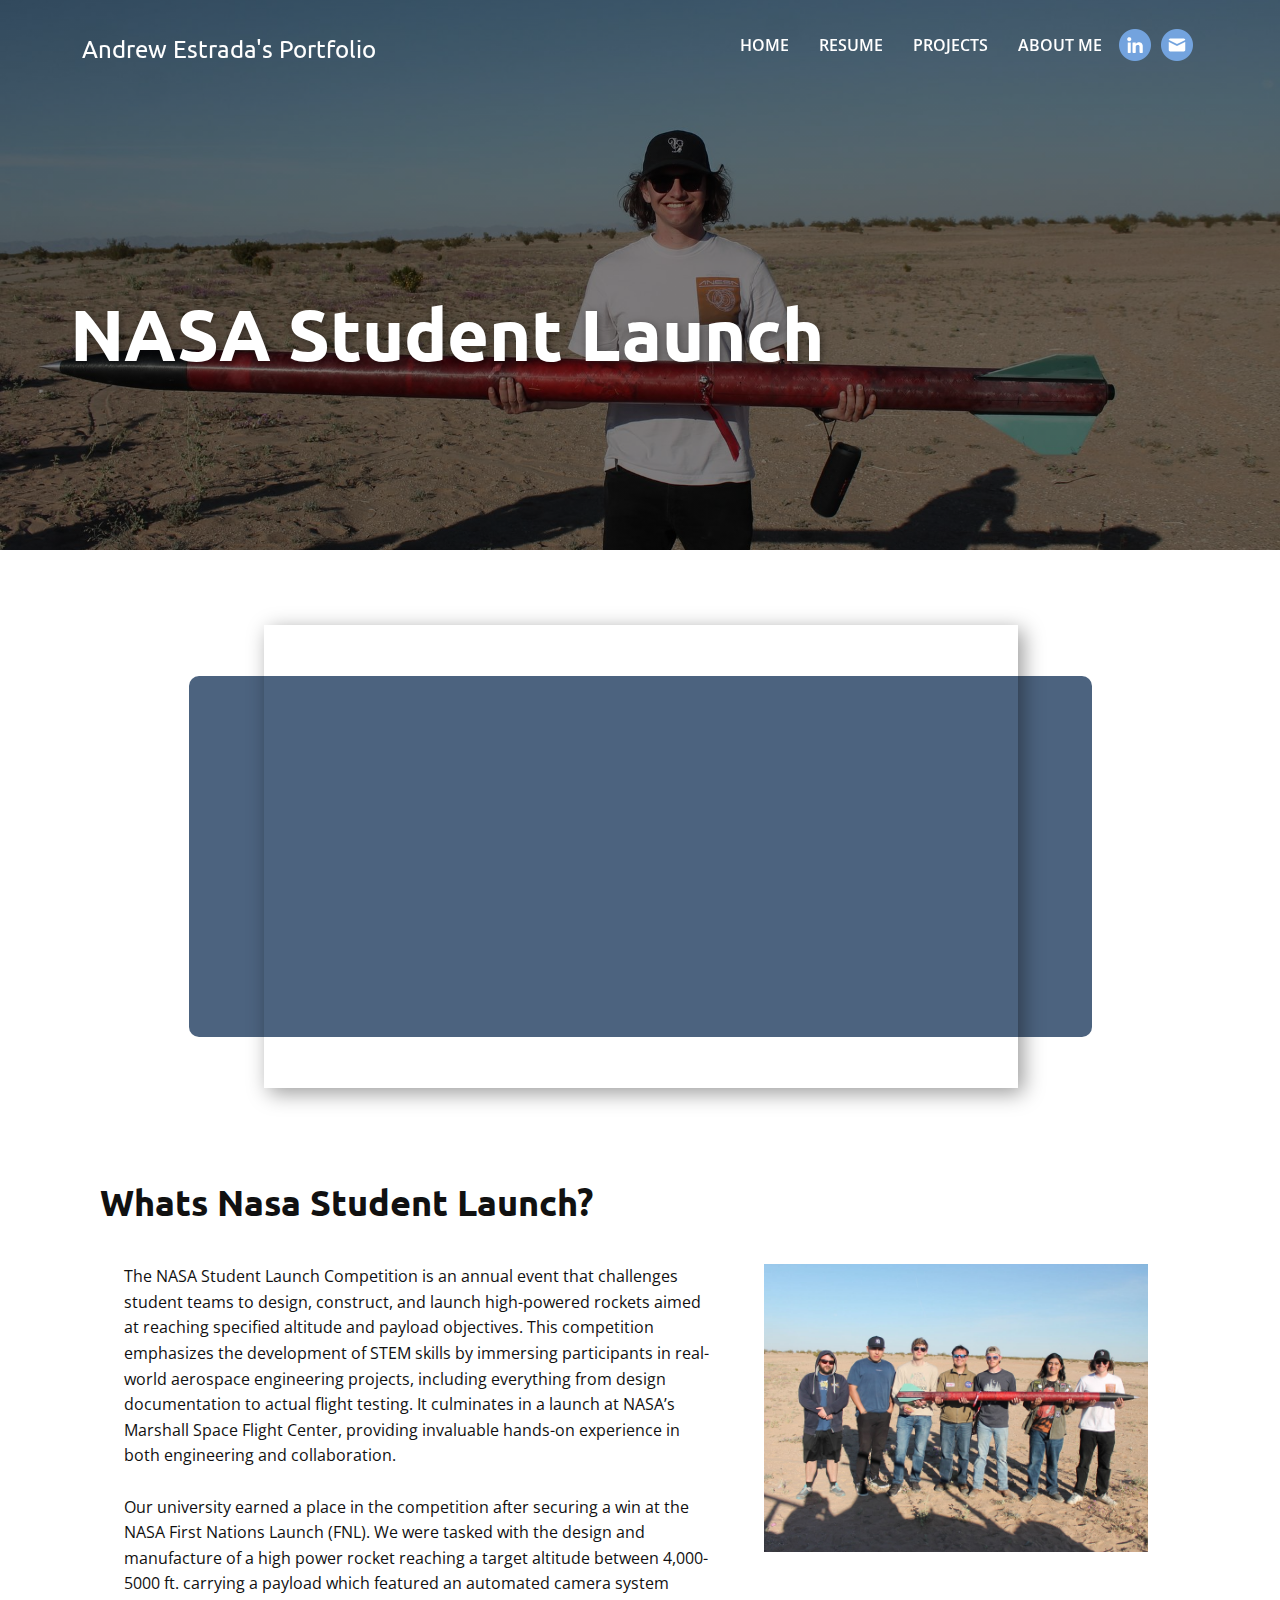
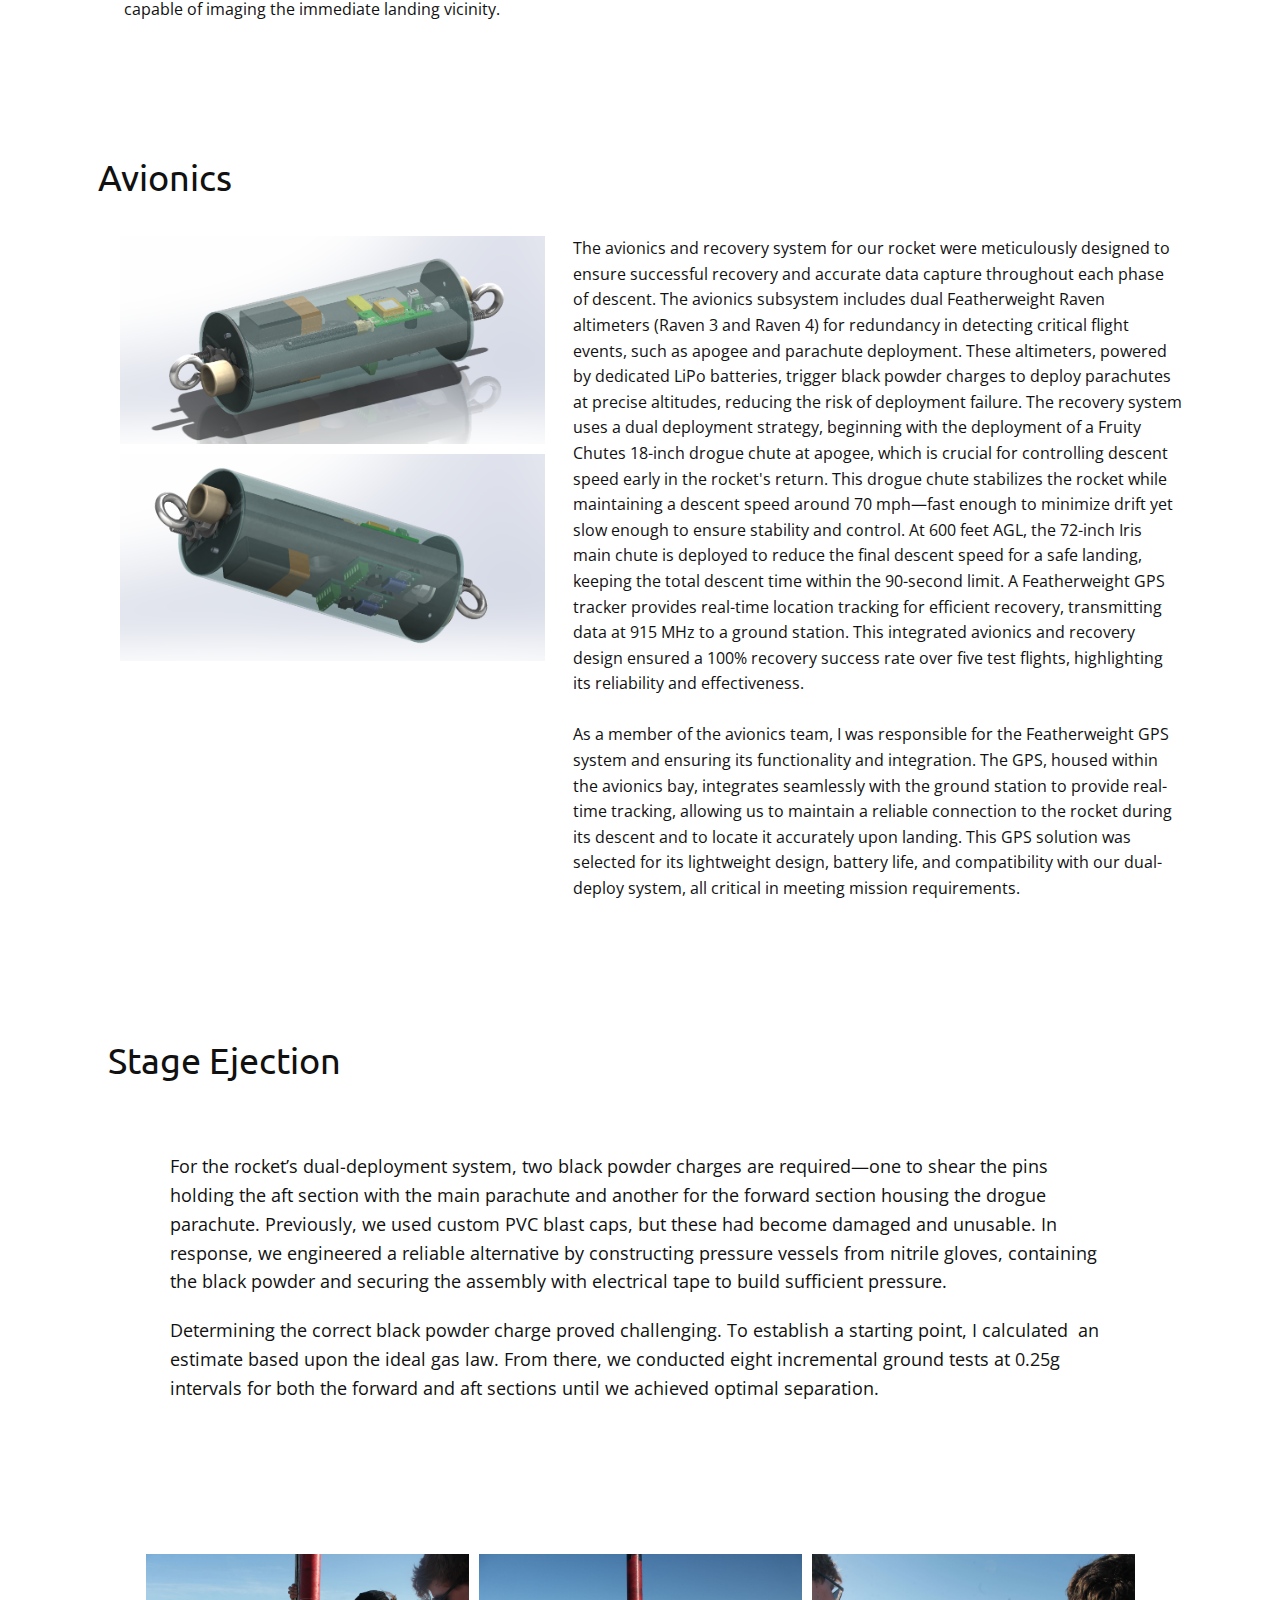
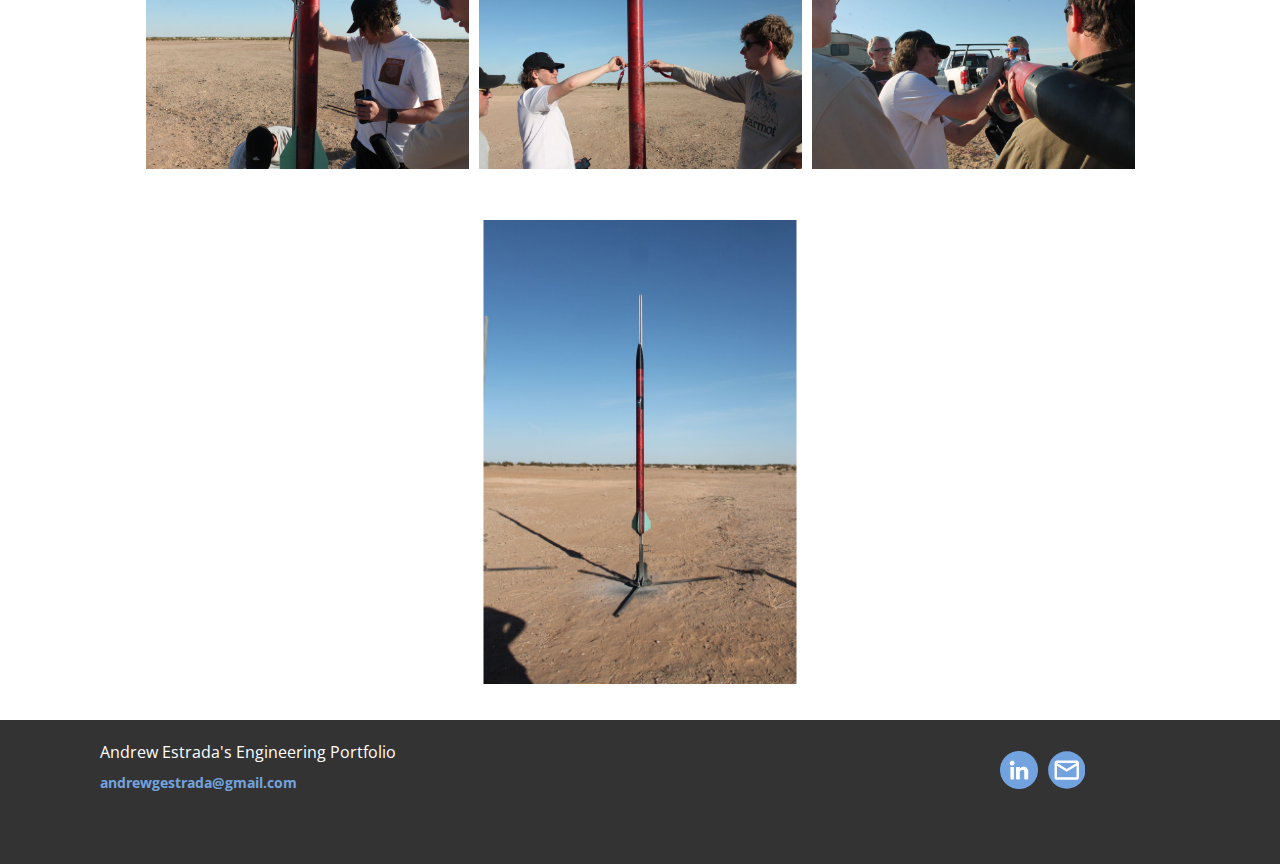
<file: Engineering-Projects/Student-Launch.html>
<!DOCTYPE html>
<html style="font-size: 16px;" lang="en"><head>
    <meta name="viewport" content="width=device-width, initial-scale=1.0">
    <meta charset="utf-8">
    <meta name="keywords" content="​Complex
financial planning, ​Our Corporate Partners and Investors, ​Assisting clients in achieving their goals and their company concepts., ​Collaborating to advance solution in the future, ​We provide value of our clients, ​We provide your company with the best possible technologies">
    <meta name="description" content="">
    <title>Student Launch</title>
    <link rel="stylesheet" href="../nicepage.css" media="screen">
<link rel="stylesheet" href="Student-Launch.css" media="screen">
    <script class="u-script" type="text/javascript" src="../jquery.js" defer=""></script>
    <script class="u-script" type="text/javascript" src="../nicepage.js" defer=""></script>
    <meta name="generator" content="Nicepage 6.20.0, nicepage.com">
    <link id="u-theme-google-font" rel="stylesheet" href="https://fonts.googleapis.com/css?family=Roboto:100,100i,300,300i,400,400i,500,500i,700,700i,900,900i|Open+Sans:300,300i,400,400i,500,500i,600,600i,700,700i,800,800i">
    <link id="u-page-google-font" rel="stylesheet" href="https://fonts.googleapis.com/css?family=Ubuntu:300,300i,400,400i,500,500i,700,700i">
    
    
    
    
    
    
    
    
    <script type="application/ld+json">{
		"@context": "http://schema.org",
		"@type": "Organization",
		"name": "Andrew Portfolio",
		"sameAs": [
				"www.linkedin.com/in/andrew-estrada2024",
				"mailto:andrewgestrada@gmail.com",
				"www.linkedin.com/in/andrew-estrada2024",
				"mailto:andrewgestrada@gmail.com"
		]
}</script>
    <meta name="theme-color" content="#73a3de">
    <meta property="og:title" content="Student Launch">
    <meta property="og:description" content="">
    <meta property="og:type" content="website">
  <meta data-intl-tel-input-cdn-path="intlTelInput/"></head>
  <body data-path-to-root="../" data-include-products="false" class="u-body u-overlap u-overlap-contrast u-overlap-transparent u-xl-mode" data-lang="en"><header class="u-clearfix u-grey-60 u-header u-sticky u-sticky-69db u-header" id="sec-9622"><div class="u-clearfix u-sheet u-sheet-1">
        <nav class="u-align-right u-menu u-menu-one-level u-offcanvas u-menu-1">
          <div class="menu-collapse" style="font-size: 1rem; letter-spacing: 0px; text-transform: uppercase; font-weight: 600;">
            <a class="u-button-style u-custom-active-border-color u-custom-active-color u-custom-border u-custom-border-color u-custom-borders u-custom-hover-border-color u-custom-hover-color u-custom-left-right-menu-spacing u-custom-padding-bottom u-custom-text-active-color u-custom-text-color u-custom-text-decoration u-custom-text-hover-color u-custom-text-shadow u-custom-text-shadow-blur u-custom-text-shadow-color u-custom-text-shadow-transparency u-custom-text-shadow-x u-custom-text-shadow-y u-custom-top-bottom-menu-spacing u-nav-link" href="#" style="padding: 4px 10px; font-size: calc(1em + 8px);">
              <svg class="u-svg-link" preserveAspectRatio="xMidYMin slice" viewBox="0 0 302 302" style=""><use xmlns:xlink="http://www.w3.org/1999/xlink" xlink:href="#svg-bc4f"></use></svg>
              <svg xmlns="http://www.w3.org/2000/svg" xmlns:xlink="http://www.w3.org/1999/xlink" version="1.1" id="svg-bc4f" x="0px" y="0px" viewBox="0 0 302 302" style="enable-background:new 0 0 302 302;" xml:space="preserve" class="u-svg-content"><g><rect y="36" width="302" height="30"></rect><rect y="236" width="302" height="30"></rect><rect y="136" width="302" height="30"></rect>
</g><g></g><g></g><g></g><g></g><g></g><g></g><g></g><g></g><g></g><g></g><g></g><g></g><g></g><g></g><g></g></svg>
            </a>
          </div>
          <div class="u-custom-menu u-nav-container">
            <ul class="u-nav u-spacing-30 u-unstyled u-nav-1"><li class="u-nav-item"><a class="u-border-2 u-border-active-palette-1-base u-border-hover-palette-1-base u-border-no-left u-border-no-right u-border-no-top u-button-style u-nav-link u-text-active-palette-1-base u-text-hover-palette-1-base" href="../" style="padding: 10px 0px;">Home</a>
</li><li class="u-nav-item"><a class="u-border-2 u-border-active-palette-1-base u-border-hover-palette-1-base u-border-no-left u-border-no-right u-border-no-top u-button-style u-nav-link u-text-active-palette-1-base u-text-hover-palette-1-base" href="../Resume.html" style="padding: 10px 0px;">Resume</a>
</li><li class="u-nav-item"><a class="u-border-2 u-border-active-palette-1-base u-border-hover-palette-1-base u-border-no-left u-border-no-right u-border-no-top u-button-style u-nav-link u-text-active-palette-1-base u-text-hover-palette-1-base" href="../Projects.html" style="padding: 10px 0px;">Projects</a>
</li><li class="u-nav-item"><a class="u-border-2 u-border-active-palette-1-base u-border-hover-palette-1-base u-border-no-left u-border-no-right u-border-no-top u-button-style u-nav-link u-text-active-palette-1-base u-text-hover-palette-1-base" href="../About-Me.html" style="padding: 10px 0px;">About Me</a>
</li></ul>
          </div>
          <div class="u-custom-menu u-nav-container-collapse">
            <div class="u-align-center u-black u-container-align-center u-container-style u-inner-container-layout u-opacity u-opacity-95 u-sidenav">
              <div class="u-inner-container-layout u-sidenav-overflow">
                <div class="u-menu-close"></div>
                <ul class="u-align-center u-nav u-popupmenu-items u-unstyled u-nav-2"><li class="u-nav-item"><a class="u-button-style u-nav-link" href="../">Home</a>
</li><li class="u-nav-item"><a class="u-button-style u-nav-link" href="../Resume.html">Resume</a>
</li><li class="u-nav-item"><a class="u-button-style u-nav-link" href="../Projects.html">Projects</a>
</li><li class="u-nav-item"><a class="u-button-style u-nav-link" href="../About-Me.html">About Me</a>
</li></ul>
              </div>
            </div>
            <div class="u-black u-menu-overlay u-opacity u-opacity-70"></div>
          </div>
        </nav>
        <div class="u-hover-feature u-social-icons u-spacing-10 u-social-icons-1">
          <a class="u-social-url" target="_blank" data-type="LinkedIn" title="LinkedIn" href="www.linkedin.com/in/andrew-estrada2024"><span class="u-file-icon u-icon u-social-icon u-social-linkedin u-text-palette-1-base u-icon-1"><img src="../images/4494497-0a0011ad.png" alt=""></span>
          </a>
          <a class="u-social-url" target="_blank" data-type="Email" title="Email" href="mailto:andrewgestrada@gmail.com"><span class="u-file-icon u-icon u-social-email u-social-icon u-text-palette-1-base u-icon-2"><img src="../images/9068642-ee2278bf.png" alt=""></span>
          </a>
        </div>
        <h3 class="u-headline u-text u-text-1">
          <a href="/">Andrew Estrada's Portfolio</a>
        </h3>
      </div><style class="u-sticky-style" data-style-id="69db">.u-sticky-fixed.u-sticky-69db, .u-body.u-sticky-fixed .u-sticky-69db {
box-shadow: 5px 5px 20px 0 rgba(0,0,0,0.4) !important
}.u-sticky-fixed.u-sticky-69db:before, .u-body.u-sticky-fixed .u-sticky-69db:before {
borders: top right bottom left !important
}</style></header>
    <section class="u-clearfix u-image u-shading u-section-1" id="sec-7237" data-image-width="4272" data-image-height="2848">
      <div class="u-clearfix u-sheet u-sheet-1">
        <h1 class="u-text u-text-1">NASA Student Launch </h1>
      </div>
    </section>
    <section class="u-clearfix u-section-2" id="sec-f786">
      <div class="u-clearfix u-sheet u-valign-middle u-sheet-1">
        <div class="u-align-center u-clearfix u-group-elements u-group-elements-1">
          <div class="u-expanded-width u-palette-2-base u-radius u-shape u-shape-round u-shape-1"></div>
          <div class="custom-expanded u-video u-video-1">
            <div class="embed-responsive embed-responsive-1">
              <iframe style="position: absolute;top: 0;left: 0;width: 100%;height: 100%;" class="embed-responsive-item" src="https://www.youtube.com/embed/OALl1Z7z8Yg?playlist=OALl1Z7z8Yg&amp;loop=1&amp;mute=1&amp;showinfo=0&amp;controls=0&amp;start=0" frameborder="0" allowfullscreen=""></iframe>
            </div>
          </div>
        </div>
      </div>
    </section>
    <section class="u-clearfix u-section-3" id="sec-b949">
      <div class="u-clearfix u-sheet u-sheet-1">
        <h3 class="u-text u-text-1">Whats Nasa Student Launch?</h3>
        <img class="u-image u-image-default u-image-1" src="../images/IMG_6955.JPG" alt="" data-image-width="4272" data-image-height="2848">
        <p class="u-text u-text-2"> The NASA Student Launch Competition is an annual event that challenges student teams to design, construct, and launch high-powered rockets aimed at reaching specified altitude and payload objectives. This competition emphasizes the development of STEM skills by immersing participants in real-world aerospace engineering projects, including everything from design documentation to actual flight testing. It culminates in a launch at NASA’s Marshall Space Flight Center, providing invaluable hands-on experience in both engineering and collaboration.&nbsp;<br>
          <br>Our university earned a place in the competition after securing a win at the NASA First Nations Launch (FNL).&nbsp;We were tasked with the design and manufacture of a high power rocket reaching a target altitude between 4,000-5000 ft. carrying a payload which featured an automated camera system capable of imaging the immediate landing vicinity.<br>
          <br>
        </p>
      </div>
    </section>
    <section class="u-align-center u-clearfix u-container-align-center u-container-align-center-lg u-container-align-center-md u-container-align-center-sm u-container-align-center-xl u-white u-section-4" id="carousel_cb34">
      <div class="u-clearfix u-sheet u-sheet-1">
        <h3 class="u-align-left u-text u-text-1">Avionics</h3>
        <div class="u-expanded-width-xs u-gallery u-layout-grid u-lightbox u-no-transition u-show-text-none u-gallery-1">
          <div class="u-gallery-inner u-gallery-inner-1">
            <div class="u-effect-hover-zoom u-gallery-item">
              <div class="u-back-slide" data-image-width="2046" data-image-height="1309">
                <img class="u-back-image u-expanded u-back-image-1" src="../images/Image11.png">
              </div>
              <div class="u-over-slide u-shading u-over-slide-1"></div>
            </div>
            <div class="u-effect-hover-zoom u-gallery-item">
              <div class="u-back-slide" data-image-width="1932" data-image-height="1117">
                <img class="u-back-image u-expanded" src="../images/Image12.png">
              </div>
              <div class="u-over-slide u-shading u-over-slide-2"></div>
            </div>
          </div>
        </div>
        <p class="u-align-left u-text u-text-2"> The avionics and recovery system for our rocket were meticulously designed to ensure successful recovery and accurate data capture throughout each phase of descent. The avionics subsystem includes dual Featherweight Raven altimeters (Raven 3 and Raven 4) for redundancy in detecting critical flight events, such as apogee and parachute deployment. These altimeters, powered by dedicated LiPo batteries, trigger black powder charges to deploy parachutes at precise altitudes, reducing the risk of deployment failure. The recovery system uses a dual deployment strategy, beginning with the deployment of a Fruity Chutes 18-inch drogue chute at apogee, which is crucial for controlling descent speed early in the rocket's return. This drogue chute stabilizes the rocket while maintaining a descent speed around 70 mph—fast enough to minimize drift yet slow enough to ensure stability and control. At 600 feet AGL, the 72-inch Iris main chute is deployed to reduce the final descent speed for a safe landing, keeping the total descent time within the 90-second limit. A Featherweight GPS tracker provides real-time location tracking for efficient recovery, transmitting data at 915 MHz to a ground station.&nbsp;This integrated avionics and recovery design ensured a 100% recovery success rate over five test flights, highlighting its reliability and effectiveness.<br>
          <br>As a member of the avionics team, I was responsible for the Featherweight GPS system and ensuring its functionality and integration. The GPS, housed within the avionics bay, integrates seamlessly with the ground station to provide real-time tracking, allowing us to maintain a reliable connection to the rocket during its descent and to locate it accurately upon landing. This GPS solution was selected for its lightweight design, battery life, and compatibility with our dual-deploy system, all critical in meeting mission requirements.<br>
        </p>
      </div>
    </section>
    <section class="u-align-left u-clearfix u-container-align-left u-container-align-left-lg u-container-align-left-md u-container-align-left-sm u-container-align-left-xl u-section-5" id="sec-6c0f">
      <div class="u-clearfix u-sheet u-valign-middle-xs u-sheet-1">
        <h3 class="u-text u-text-1">Stage Ejection </h3>
        <div class="fr-view u-clearfix u-rich-text u-text u-text-2">
          <p id="isPasted">For the rocket’s dual-deployment system, two black powder charges are required—one to shear the pins holding the aft section with the main parachute and another for the forward section housing the drogue parachute. Previously, we used custom PVC blast caps, but these had become damaged and unusable. In response, we engineered a reliable alternative by constructing pressure vessels from nitrile gloves, containing the black powder and securing the assembly with electrical tape to build sufficient pressure.</p>
          <p>Determining the correct black powder charge proved challenging. To establish a starting point, I calculated &nbsp;an estimate based upon the ideal gas law. From there, we conducted eight incremental ground tests at 0.25g intervals for both the forward and aft sections until we achieved optimal separation.</p>
        </div>
      </div>
    </section>
    <section class="u-align-center u-clearfix u-container-align-center u-container-align-center-lg u-container-align-center-md u-container-align-center-sm u-container-align-center-xl u-white u-section-6" id="carousel_d28d">
      <div class="u-clearfix u-sheet u-sheet-1">
        <div class="custom-expanded u-align-center u-gallery u-layout-grid u-lightbox u-no-transition u-show-text-none u-gallery-1">
          <div class="u-gallery-inner u-gallery-inner-1">
            <div class="u-effect-hover-zoom u-gallery-item">
              <div class="u-back-slide" data-image-width="4272" data-image-height="2848">
                <img class="u-back-image u-expanded" src="../images/IMG_7044.JPG">
              </div>
              <div class="u-over-slide u-shading u-over-slide-1"></div>
            </div>
            <div class="u-effect-hover-zoom u-gallery-item">
              <div class="u-back-slide" data-image-width="4272" data-image-height="2848">
                <img class="u-back-image u-expanded" src="../images/IMG_7057.JPG">
              </div>
              <div class="u-over-slide u-shading u-over-slide-2"></div>
            </div>
            <div class="u-effect-hover-zoom u-gallery-item">
              <div class="u-back-slide" data-image-width="4272" data-image-height="2848">
                <img class="u-back-image u-expanded" src="../images/IMG_7024.JPG">
              </div>
              <div class="u-over-slide u-shading u-over-slide-3"></div>
            </div>
          </div>
        </div>
        <div class="u-rotation-parent u-rotation-parent-1">
          <img class="u-image u-image-default u-image-1" src="../images/IMG_7074.JPG" alt="" data-image-width="2848" data-image-height="4272">
        </div>
      </div>
    </section>
    
    
    
    <footer class="u-clearfix u-footer u-grey-80" id="sec-c696"><div class="u-clearfix u-sheet u-valign-middle-xs u-sheet-1">
        <div class="data-layout-selected u-clearfix u-expanded-width u-gutter-6 u-layout-wrap u-layout-wrap-1">
          <div class="u-gutter-0 u-layout">
            <div class="u-layout-row">
              <div class="u-container-style u-layout-cell u-size-20 u-layout-cell-1">
                <div class="u-container-layout u-container-layout-1"><!--position-->
                  <div data-position="" class="u-position u-position-1"><!--block-->
                    <div class="u-block">
                      <div class="u-block-container u-clearfix"><!--block_header-->
                        <h5 class="u-block-header u-text"><!--block_header_content--><!--/block_header_content--></h5><!--/block_header--><!--block_content-->
                        <div class="u-block-content u-text"><!--block_content_content--> Andrew Estrada's Engineering Portfolio<!--/block_content_content--></div><!--/block_content-->
                      </div>
                    </div><!--/block-->
                  </div><!--/position-->
                  <p class="u-text u-text-default u-text-3">
                    <a class="u-active-none u-border-none u-btn u-button-link u-button-style u-hover-none u-none u-text-palette-1-base u-btn-1" href="mailto:andrewgestrada@gmail.com">andrewgestrada@gmail.com</a>
                  </p>
                </div>
              </div>
              <div class="u-container-style u-hidden-xs u-layout-cell u-size-20 u-layout-cell-2">
                <div class="u-container-layout u-container-layout-2"></div>
              </div>
              <div class="u-container-style u-layout-cell u-size-20 u-layout-cell-3">
                <div class="u-container-layout u-valign-middle u-container-layout-3">
                  <div class="u-hover-feature u-social-icons u-spacing-10 u-social-icons-1">
                    <a class="u-social-url" title="linkedin" target="_blank" href="www.linkedin.com/in/andrew-estrada2024"><span class="u-file-icon u-icon u-social-icon u-social-linkedin u-text-palette-1-base u-icon-1"><img src="../images/4494497-0a0011ad.png" alt=""></span>
                    </a>
                    <a class="u-social-url" target="_blank" data-type="Email" title="Email" href="mailto:andrewgestrada@gmail.com"><span class="u-icon u-social-email u-social-icon u-text-palette-1-base u-icon-2"><svg class="u-svg-link" preserveAspectRatio="xMidYMin slice" viewBox="0 0 112 112" style=""><use xlink:href="#svg-5b5d"></use></svg><svg class="u-svg-content" viewBox="0 0 112 112" x="0" y="0" id="svg-5b5d"><circle fill="currentColor" cx="56.1" cy="56.1" r="55"></circle><path id="path3864" fill="#FFFFFF" d="M27.2,28h57.6c4,0,7.2,3.2,7.2,7.2l0,0v42.7c0,3.9-3.2,7.2-7.2,7.2l0,0H27.2
	c-4,0-7.2-3.2-7.2-7.2V35.2C20,31.1,23.2,28,27.2,28 M56,52.9l28.8-17.8H27.2L56,52.9 M27.2,77.7h57.6V43.5L56,61.3L27.2,43.5V77.7z
	"></path></svg></span>
                    </a>
                  </div>
                </div>
              </div>
            </div>
          </div>
        </div>
      </div></footer>
  
</body></html>
</file>
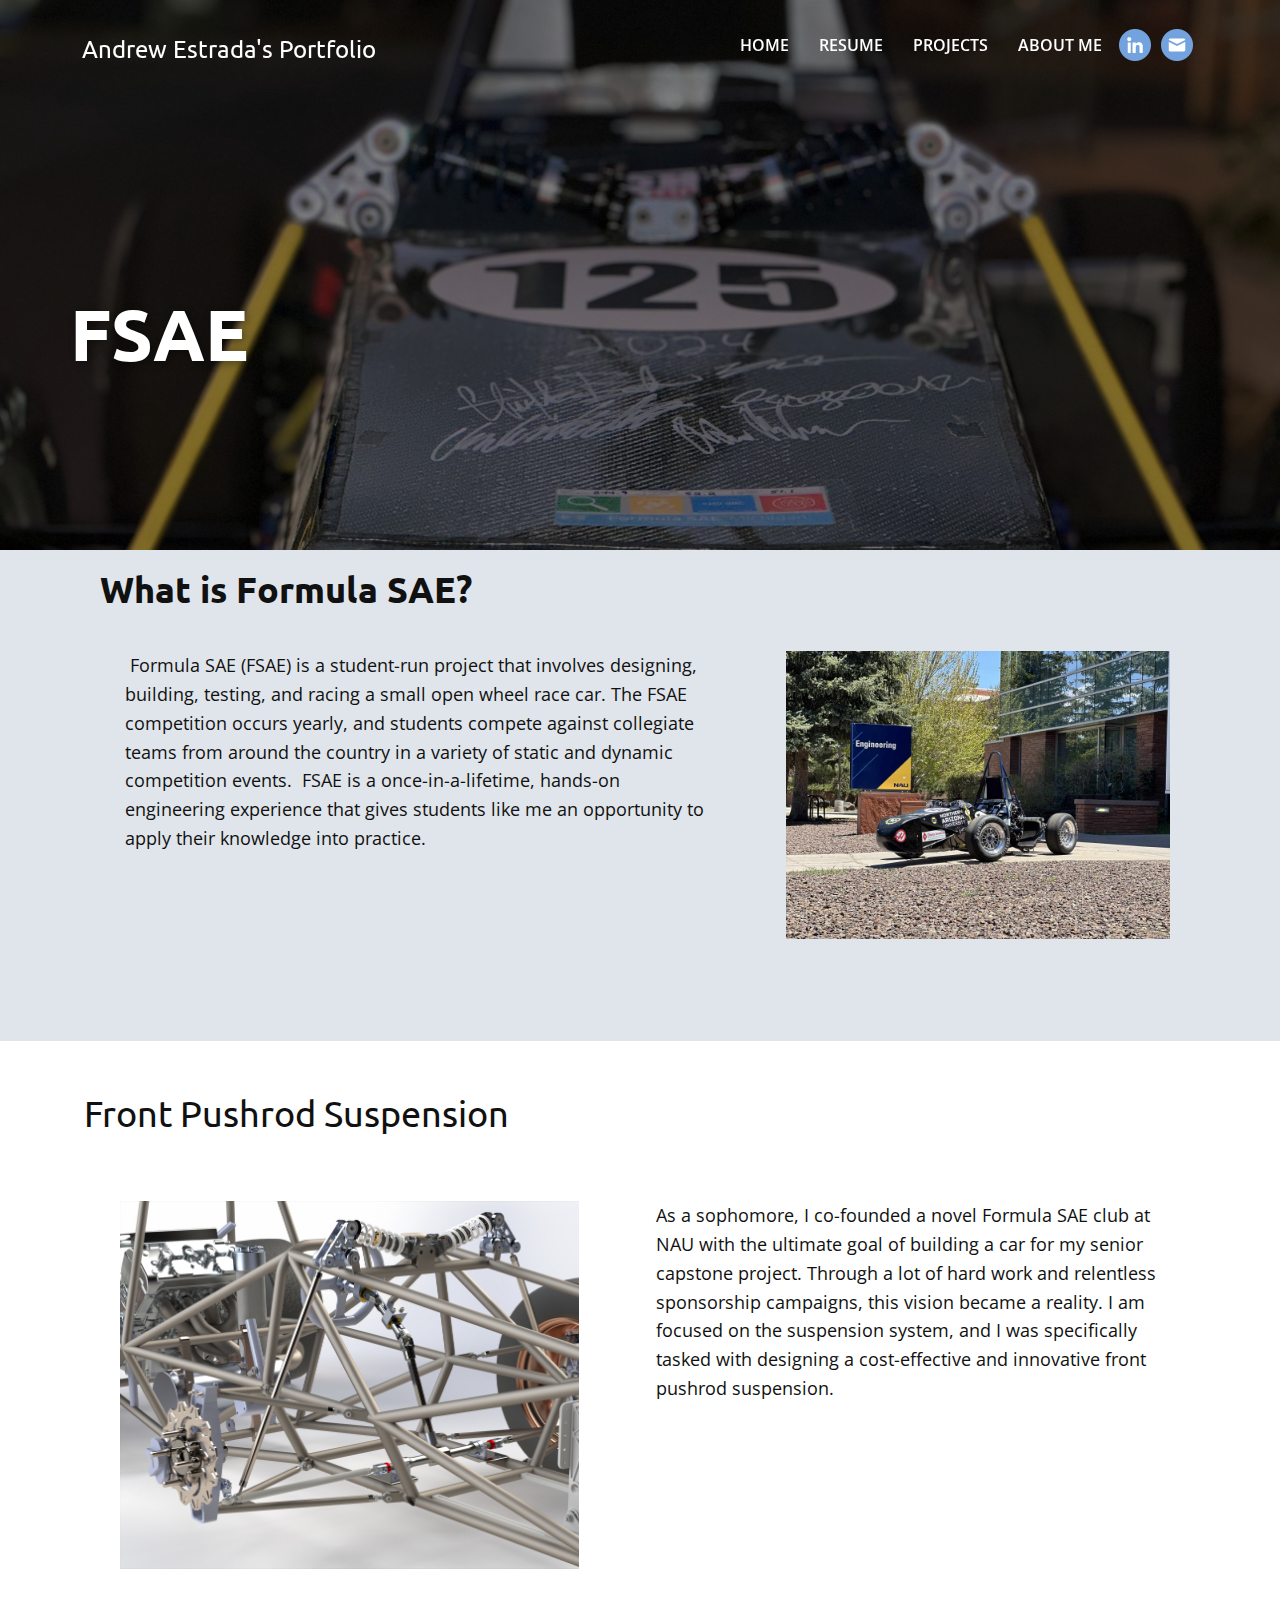
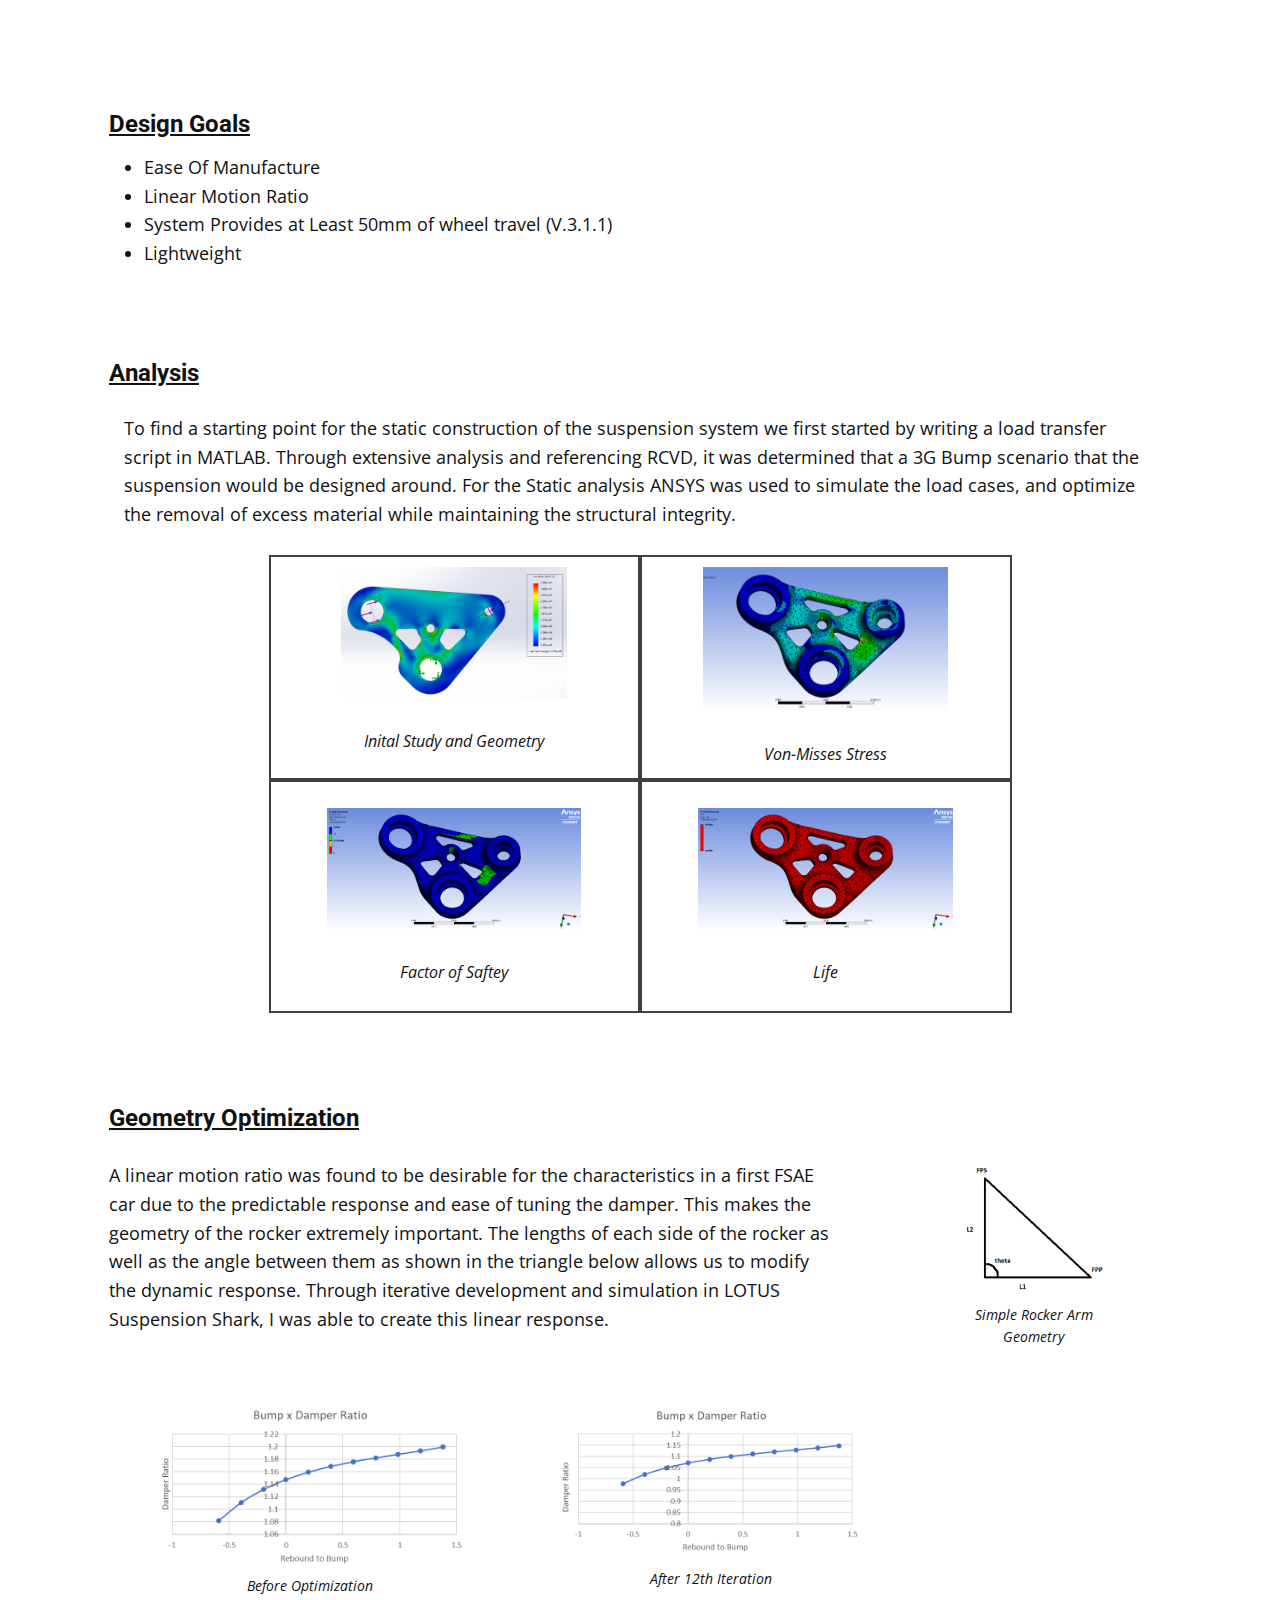
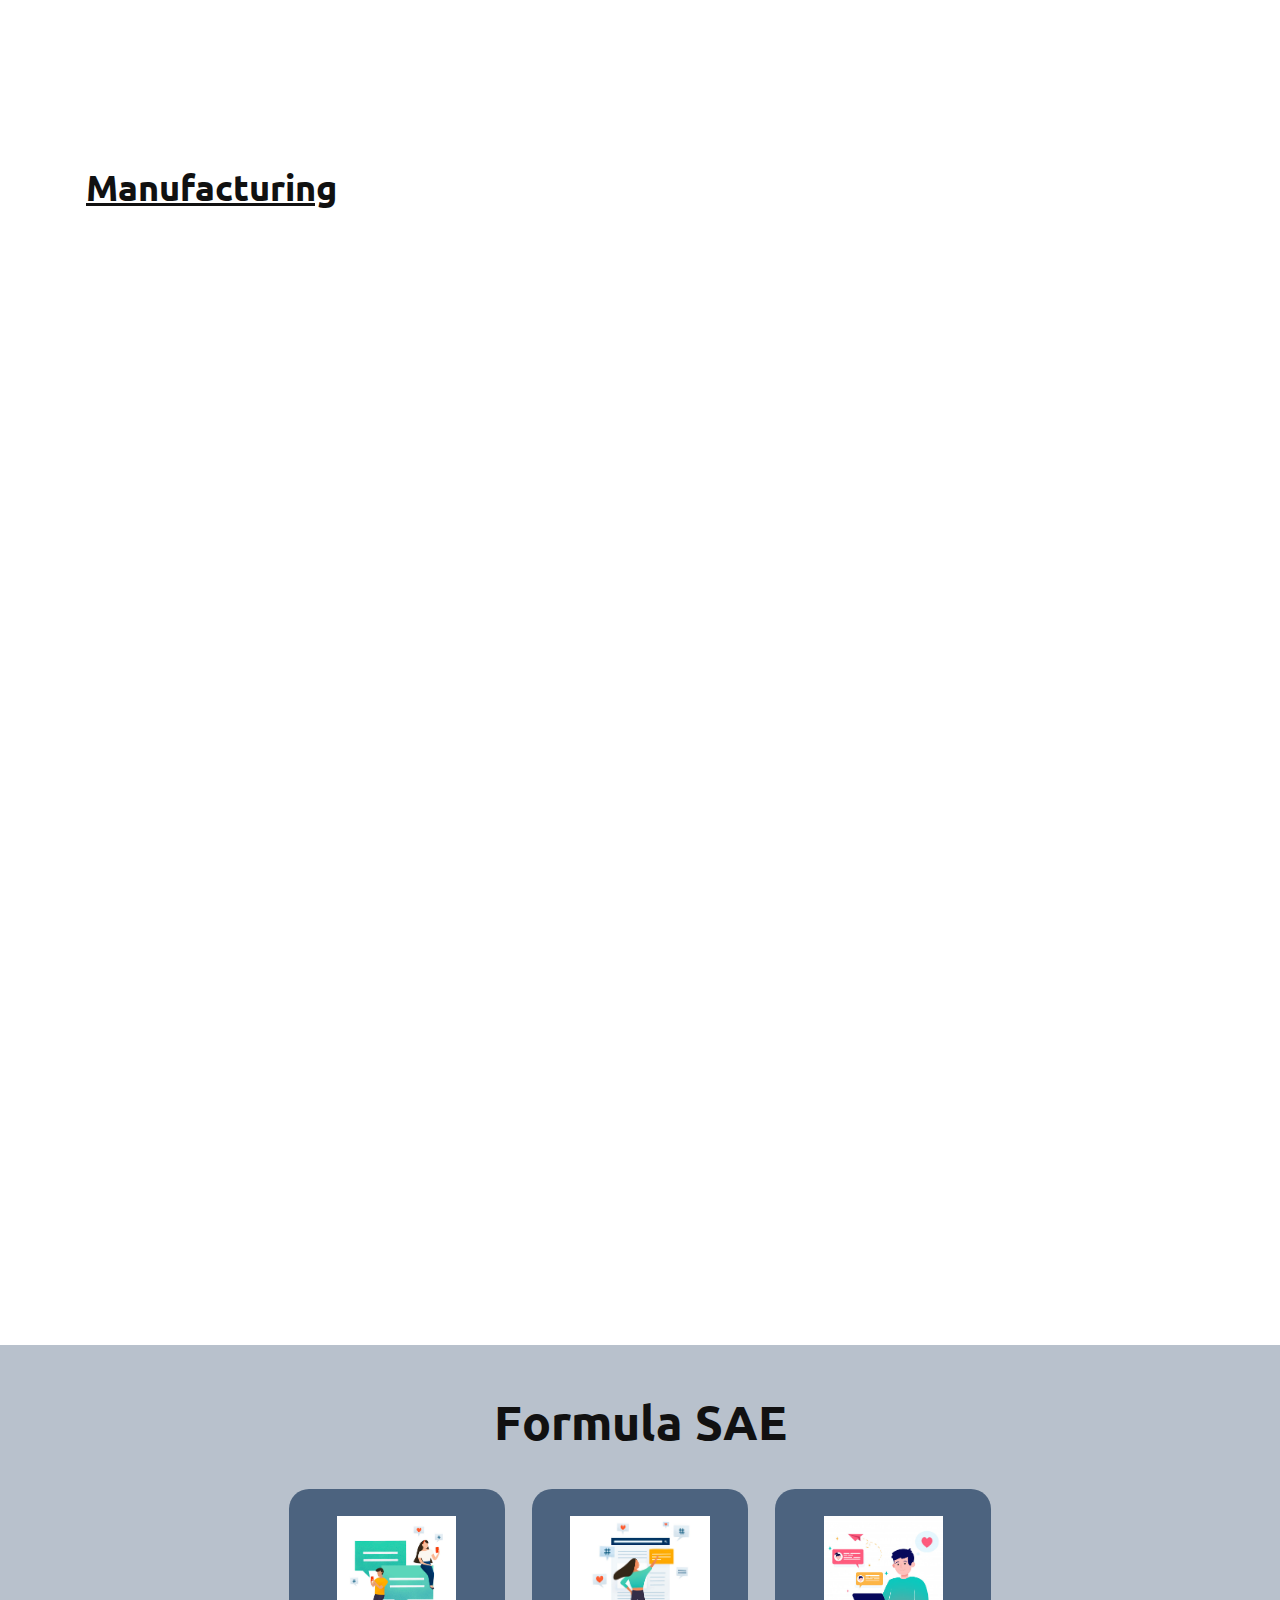
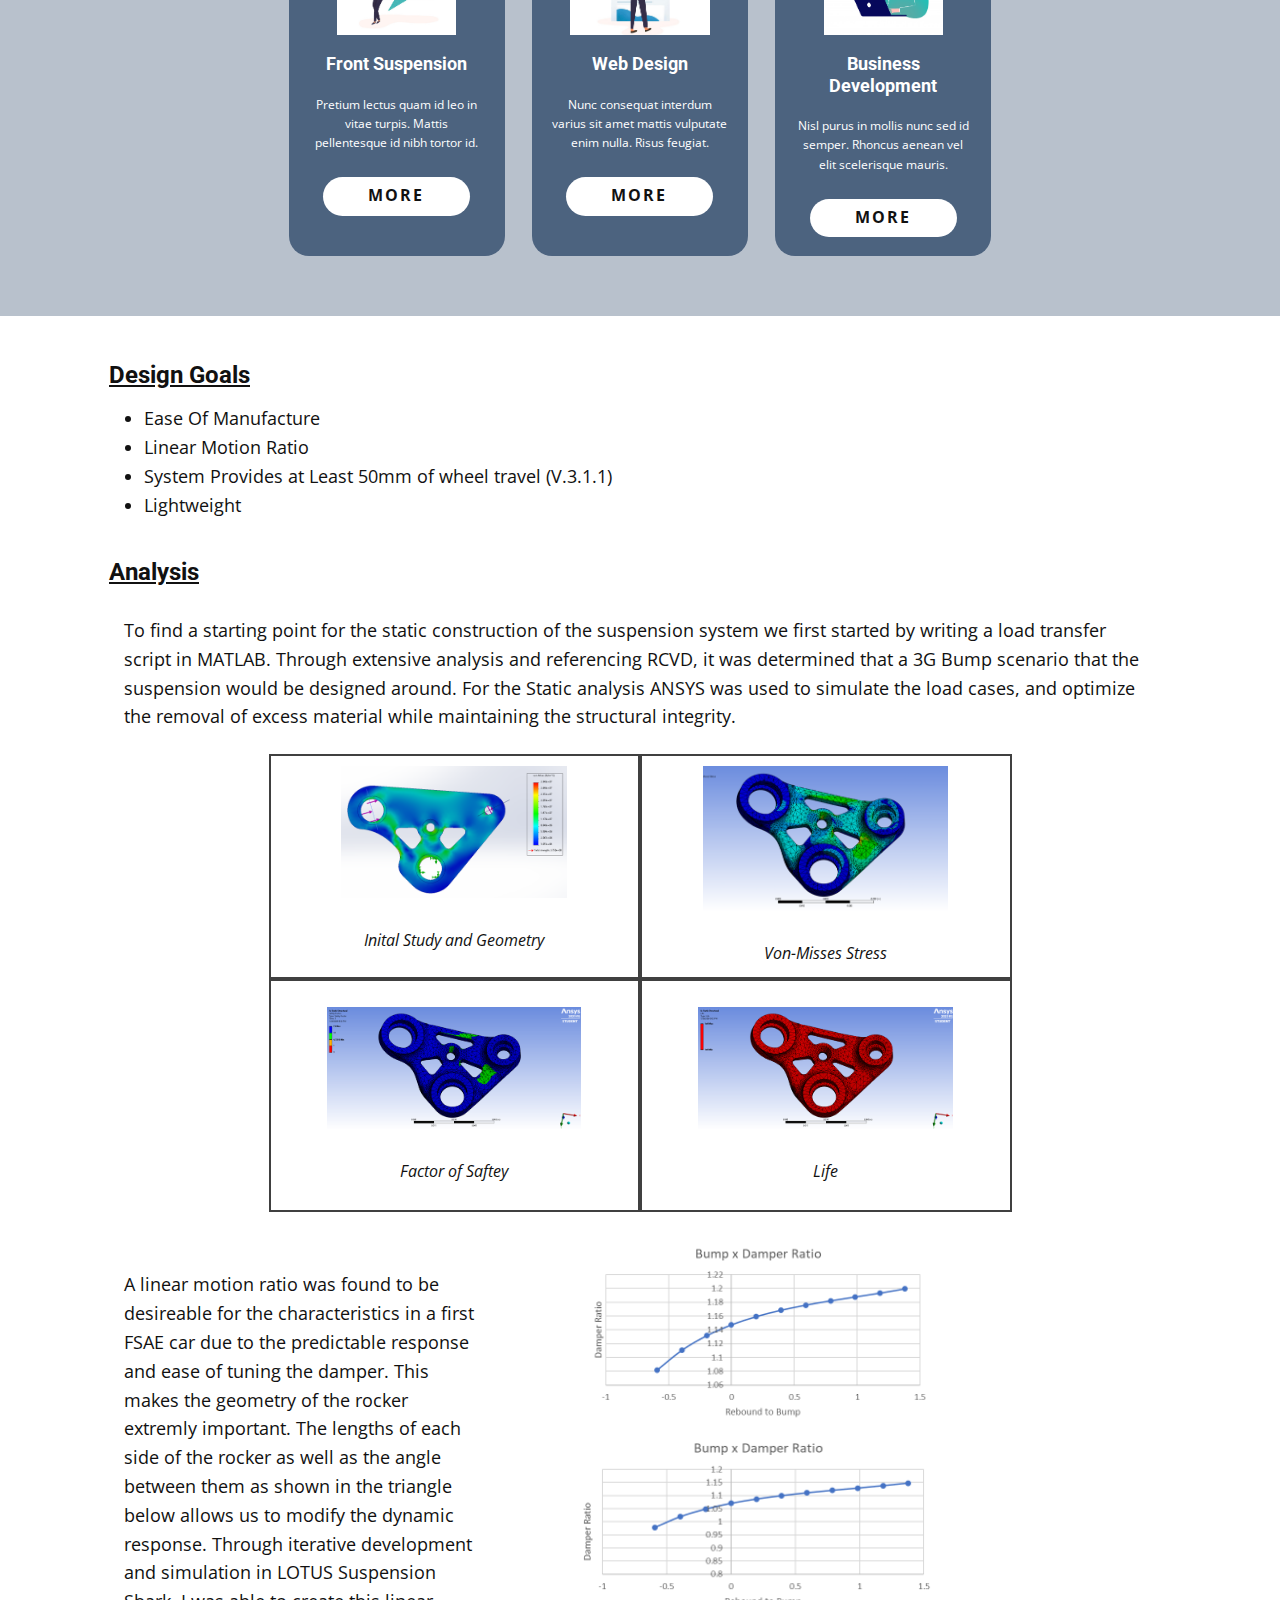
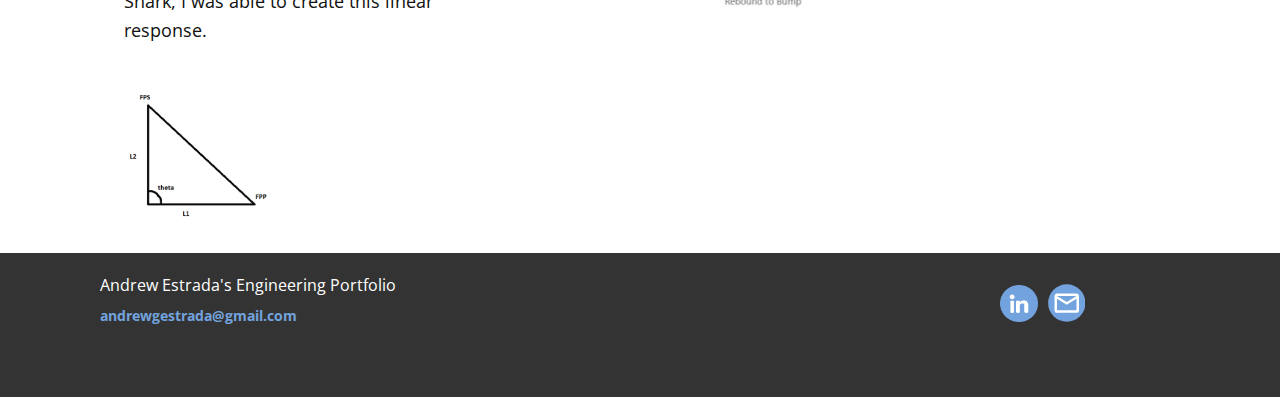
<file: WIP-Backup/Copy-of-FSAE.html>
<!DOCTYPE html>
<html style="font-size: 16px;" lang="en"><head>
    <meta name="viewport" content="width=device-width, initial-scale=1.0">
    <meta charset="utf-8">
    <meta name="keywords" content="​Complex
financial planning, ​Our Corporate Partners and Investors, ​Assisting clients in achieving their goals and their company concepts., ​Collaborating to advance solution in the future, ​We provide value of our clients, ​We provide your company with the best possible technologies">
    <meta name="description" content="">
    <title>Copy of FSAE</title>
    <link rel="stylesheet" href="../nicepage.css" media="screen">
<link rel="stylesheet" href="Copy-of-FSAE.css" media="screen">
    <script class="u-script" type="text/javascript" src="../jquery.js" defer=""></script>
    <script class="u-script" type="text/javascript" src="../nicepage.js" defer=""></script>
    <meta name="generator" content="Nicepage 6.20.0, nicepage.com">
    <link id="u-theme-google-font" rel="stylesheet" href="https://fonts.googleapis.com/css?family=Roboto:100,100i,300,300i,400,400i,500,500i,700,700i,900,900i|Open+Sans:300,300i,400,400i,500,500i,600,600i,700,700i,800,800i">
    <link id="u-page-google-font" rel="stylesheet" href="https://fonts.googleapis.com/css?family=Ubuntu:300,300i,400,400i,500,500i,700,700i">
    
    
    
    
    
    
    
    
    
    
    
    <script type="application/ld+json">{
		"@context": "http://schema.org",
		"@type": "Organization",
		"name": "Andrew Portfolio",
		"sameAs": [
				"www.linkedin.com/in/andrew-estrada2024",
				"mailto:andrewgestrada@gmail.com",
				"www.linkedin.com/in/andrew-estrada2024",
				"mailto:andrewgestrada@gmail.com"
		]
}</script>
    <meta name="theme-color" content="#73a3de">
    <meta property="og:title" content="Copy of FSAE">
    <meta property="og:description" content="">
    <meta property="og:type" content="website">
  <meta data-intl-tel-input-cdn-path="intlTelInput/"></head>
  <body data-path-to-root="../" data-include-products="false" class="u-body u-overlap u-overlap-contrast u-overlap-transparent u-xl-mode" data-lang="en"><header class="u-clearfix u-grey-60 u-header u-sticky u-sticky-69db u-header" id="sec-9622"><div class="u-clearfix u-sheet u-sheet-1">
        <nav class="u-align-right u-menu u-menu-one-level u-offcanvas u-menu-1">
          <div class="menu-collapse" style="font-size: 1rem; letter-spacing: 0px; text-transform: uppercase; font-weight: 600;">
            <a class="u-button-style u-custom-active-border-color u-custom-active-color u-custom-border u-custom-border-color u-custom-borders u-custom-hover-border-color u-custom-hover-color u-custom-left-right-menu-spacing u-custom-padding-bottom u-custom-text-active-color u-custom-text-color u-custom-text-decoration u-custom-text-hover-color u-custom-text-shadow u-custom-text-shadow-blur u-custom-text-shadow-color u-custom-text-shadow-transparency u-custom-text-shadow-x u-custom-text-shadow-y u-custom-top-bottom-menu-spacing u-nav-link" href="#" style="padding: 4px 10px; font-size: calc(1em + 8px);">
              <svg class="u-svg-link" preserveAspectRatio="xMidYMin slice" viewBox="0 0 302 302" style=""><use xmlns:xlink="http://www.w3.org/1999/xlink" xlink:href="#svg-bc4f"></use></svg>
              <svg xmlns="http://www.w3.org/2000/svg" xmlns:xlink="http://www.w3.org/1999/xlink" version="1.1" id="svg-bc4f" x="0px" y="0px" viewBox="0 0 302 302" style="enable-background:new 0 0 302 302;" xml:space="preserve" class="u-svg-content"><g><rect y="36" width="302" height="30"></rect><rect y="236" width="302" height="30"></rect><rect y="136" width="302" height="30"></rect>
</g><g></g><g></g><g></g><g></g><g></g><g></g><g></g><g></g><g></g><g></g><g></g><g></g><g></g><g></g><g></g></svg>
            </a>
          </div>
          <div class="u-custom-menu u-nav-container">
            <ul class="u-nav u-spacing-30 u-unstyled u-nav-1"><li class="u-nav-item"><a class="u-border-2 u-border-active-palette-1-base u-border-hover-palette-1-base u-border-no-left u-border-no-right u-border-no-top u-button-style u-nav-link u-text-active-palette-1-base u-text-hover-palette-1-base" href="../" style="padding: 10px 0px;">Home</a>
</li><li class="u-nav-item"><a class="u-border-2 u-border-active-palette-1-base u-border-hover-palette-1-base u-border-no-left u-border-no-right u-border-no-top u-button-style u-nav-link u-text-active-palette-1-base u-text-hover-palette-1-base" href="../Resume.html" style="padding: 10px 0px;">Resume</a>
</li><li class="u-nav-item"><a class="u-border-2 u-border-active-palette-1-base u-border-hover-palette-1-base u-border-no-left u-border-no-right u-border-no-top u-button-style u-nav-link u-text-active-palette-1-base u-text-hover-palette-1-base" href="../Projects.html" style="padding: 10px 0px;">Projects</a>
</li><li class="u-nav-item"><a class="u-border-2 u-border-active-palette-1-base u-border-hover-palette-1-base u-border-no-left u-border-no-right u-border-no-top u-button-style u-nav-link u-text-active-palette-1-base u-text-hover-palette-1-base" href="../About-Me.html" style="padding: 10px 0px;">About Me</a>
</li></ul>
          </div>
          <div class="u-custom-menu u-nav-container-collapse">
            <div class="u-align-center u-black u-container-align-center u-container-style u-inner-container-layout u-opacity u-opacity-95 u-sidenav">
              <div class="u-inner-container-layout u-sidenav-overflow">
                <div class="u-menu-close"></div>
                <ul class="u-align-center u-nav u-popupmenu-items u-unstyled u-nav-2"><li class="u-nav-item"><a class="u-button-style u-nav-link" href="../">Home</a>
</li><li class="u-nav-item"><a class="u-button-style u-nav-link" href="../Resume.html">Resume</a>
</li><li class="u-nav-item"><a class="u-button-style u-nav-link" href="../Projects.html">Projects</a>
</li><li class="u-nav-item"><a class="u-button-style u-nav-link" href="../About-Me.html">About Me</a>
</li></ul>
              </div>
            </div>
            <div class="u-black u-menu-overlay u-opacity u-opacity-70"></div>
          </div>
        </nav>
        <div class="u-hover-feature u-social-icons u-spacing-10 u-social-icons-1">
          <a class="u-social-url" target="_blank" data-type="LinkedIn" title="LinkedIn" href="www.linkedin.com/in/andrew-estrada2024"><span class="u-file-icon u-icon u-social-icon u-social-linkedin u-text-palette-1-base u-icon-1"><img src="../images/4494497-0a0011ad.png" alt=""></span>
          </a>
          <a class="u-social-url" target="_blank" data-type="Email" title="Email" href="mailto:andrewgestrada@gmail.com"><span class="u-file-icon u-icon u-social-email u-social-icon u-text-palette-1-base u-icon-2"><img src="../images/9068642-ee2278bf.png" alt=""></span>
          </a>
        </div>
        <h3 class="u-headline u-text u-text-1">
          <a href="/">Andrew Estrada's Portfolio</a>
        </h3>
      </div><style class="u-sticky-style" data-style-id="69db">.u-sticky-fixed.u-sticky-69db, .u-body.u-sticky-fixed .u-sticky-69db {
box-shadow: 5px 5px 20px 0 rgba(0,0,0,0.4) !important
}.u-sticky-fixed.u-sticky-69db:before, .u-body.u-sticky-fixed .u-sticky-69db:before {
borders: top right bottom left !important
}</style></header>
    <section class="u-clearfix u-image u-shading u-section-1" id="sec-7237" data-image-width="4032" data-image-height="3024">
      <div class="u-clearfix u-sheet u-sheet-1">
        <h1 class="u-text u-text-1">FSAE</h1>
      </div>
    </section>
    <section class="u-clearfix u-palette-5-light-2 u-section-2" id="sec-b949">
      <div class="u-clearfix u-sheet u-sheet-1">
        <h3 class="u-text u-text-1">What is Formula SAE?</h3>
        <img class="u-image u-image-default u-image-1" src="../images/car.jpg" alt="" data-image-width="4032" data-image-height="3024">
        <p class="u-text u-text-2"> &nbsp;Formula SAE (FSAE) is a student-run project that involves designing, building, testing, and racing a small open wheel race car. The FSAE competition occurs yearly, and students compete against collegiate teams from around the country in a variety of static and dynamic competition events.&nbsp; FSAE is a once-in-a-lifetime, hands-on engineering experience that gives students like me an opportunity to apply their knowledge into practice.</p>
      </div>
    </section>
    <section class="u-align-center u-clearfix u-container-align-center u-white u-section-3" id="carousel_cb34">
      <div class="u-clearfix u-sheet u-sheet-1">
        <h3 class="u-align-left u-text u-text-1"> Front Pushrod Suspension</h3>
        <img class="u-image u-image-default u-image-1" src="../images/UntitledProject2.jpg" alt="" data-image-width="1855" data-image-height="1484">
        <p class="u-align-left u-text u-text-2"> As a sophomore, I co-founded a novel Formula SAE club at NAU with the ultimate goal of building a car for my senior capstone project. Through a lot of hard work and relentless sponsorship campaigns, this vision became a reality. I am&nbsp; focused on the suspension system, and I was specifically tasked with designing a cost-effective and innovative front pushrod suspension.<br>
        </p>
      </div>
    </section>
    <section class="u-align-center u-clearfix u-container-align-center u-white u-section-4" id="sec-0389">
      <div class="u-clearfix u-sheet u-valign-middle u-sheet-1">
        <h4 class="u-align-left u-text u-text-1"> Design Goals<br>
        </h4>
        <ul class="u-align-left u-text u-text-2">
          <li>Ease Of Manufacture</li>
          <li>Linear Motion Ratio</li>
          <li>System Provides at Least 50mm of wheel travel (V.3.1.1)</li>
          <li>Lightweight</li>
        </ul>
      </div>
    </section>
    <section class="u-align-center u-clearfix u-container-align-center u-container-align-center-xl u-white u-section-5" id="sec-f7ae">
      <div class="u-clearfix u-sheet u-valign-middle-xl u-sheet-1">
        <h4 class="u-align-left u-text u-text-1"> Analysis<br>
        </h4>
        <p class="u-align-left u-text u-text-2">To find a starting point for the static construction of the suspension system we first started by writing a load transfer script in MATLAB. Through extensive analysis and referencing RCVD, it was determined that a 3G Bump scenario that the suspension would be designed around. For the Static analysis ANSYS was used to simulate the load cases, and optimize the removal of excess material while maintaining the structural integrity.</p>
        <div class="custom-expanded data-layout-selected u-clearfix u-layout-wrap u-layout-wrap-1">
          <div class="u-layout">
            <div class="u-layout-col">
              <div class="u-size-30">
                <div class="u-layout-row">
                  <div class="u-container-style u-layout-cell u-size-30 u-layout-cell-1">
                    <div class="u-border-2 u-border-grey-75 u-container-layout u-container-layout-1">
                      <img class="u-align-center u-image u-image-default u-image-1" src="../images/image.png" alt="" data-image-width="527" data-image-height="308">
                      <p class="u-align-center u-text u-text-default u-text-3">Inital Study and Geometry </p>
                    </div>
                  </div>
                  <div class="u-container-align-center-lg u-container-align-center-md u-container-align-center-sm u-container-align-center-xs u-container-style u-layout-cell u-size-30 u-layout-cell-2">
                    <div class="u-border-2 u-border-grey-75 u-container-layout u-valign-top-lg u-valign-top-md u-valign-top-sm u-valign-top-xs u-container-layout-2">
                      <img class="u-align-center u-image u-image-default u-image-2" src="../images/image1.png" alt="" data-image-width="631" data-image-height="304">
                      <p class="u-align-center u-text u-text-default u-text-4">Von-Misses Stress<br>
                      </p>
                    </div>
                  </div>
                </div>
              </div>
              <div class="u-size-30">
                <div class="u-layout-row">
                  <div class="u-container-style u-layout-cell u-size-30 u-layout-cell-3">
                    <div class="u-border-2 u-border-grey-75 u-container-layout u-container-layout-3">
                      <img class="u-align-center u-image u-image-default u-image-3" src="../images/image2.png" alt="" data-image-width="631" data-image-height="303">
                      <p class="u-align-center u-text u-text-default u-text-5">Factor of Saftey</p>
                    </div>
                  </div>
                  <div class="u-container-style u-layout-cell u-size-30 u-layout-cell-4">
                    <div class="u-border-2 u-border-grey-75 u-container-layout u-container-layout-4">
                      <img class="u-align-center u-image u-image-default u-image-4" src="../images/image3.png" alt="" data-image-width="631" data-image-height="301">
                      <p class="u-align-center u-text u-text-default u-text-6">Life</p>
                    </div>
                  </div>
                </div>
              </div>
            </div>
          </div>
        </div>
      </div>
    </section>
    <section class="u-align-center u-clearfix u-container-align-center u-white u-section-6" id="sec-27a0">
      <div class="u-clearfix u-sheet u-sheet-1">
        <h4 class="u-align-left u-text u-text-1">Geometry Optimization<br>
        </h4>
        <div class="u-container-style u-group u-group-1">
          <div class="u-container-layout u-container-layout-1">
            <img class="u-align-center u-image u-image-contain u-image-default u-image-1" src="../images/image6.png" alt="" data-image-width="419" data-image-height="374">
            <p class="u-align-center u-text u-text-2">Simple Rocker Arm Geometry </p>
          </div>
        </div>
        <p class="u-align-left u-text u-text-3">A linear motion ratio was found to be desirable for the characteristics in a first FSAE car due to the predictable response and ease of tuning the damper. This makes the geometry of the rocker extremely important. The lengths of each side of the rocker as well as the angle between them as shown in the triangle below allows us to modify the dynamic response. Through iterative development and simulation in LOTUS Suspension Shark, I was able to create this linear response.</p>
        <div class="custom-expanded data-layout-selected u-clearfix u-layout-wrap u-white u-layout-wrap-1">
          <div class="u-gutter-0 u-layout">
            <div class="u-layout-row">
              <div class="Object]-md u-container-style u-layout-cell u-size-30 u-size-[object u-layout-cell-1">
                <div class="u-container-layout u-container-layout-2">
                  <img class="u-align-center u-image u-image-contain u-image-default u-preserve-proportions u-image-2" src="../images/image4.png" alt="" data-image-width="734" data-image-height="396">
                  <p class="u-small-text u-text u-text-default u-text-variant u-text-4">Before Optimization</p>
                </div>
              </div>
              <div class="u-container-style u-layout-cell u-size-30 u-layout-cell-2">
                <div class="u-container-layout u-container-layout-3">
                  <img class="u-align-center u-image u-image-contain u-image-default u-preserve-proportions u-image-3" src="../images/image5.png" alt="" data-image-width="734" data-image-height="380">
                  <p class="u-small-text u-text u-text-default u-text-variant u-text-5">After 12th Iteration</p>
                </div>
              </div>
            </div>
          </div>
        </div>
      </div>
    </section>
    <section class="u-align-center u-clearfix u-container-align-center u-white u-section-7" id="carousel_d28d">
      <div class="u-clearfix u-sheet u-sheet-1">
        <h3 class="u-align-left u-text u-text-1">Manufacturing<br>
        </h3>
      </div>
    </section>
    <section class="u-align-center u-clearfix u-container-align-center u-palette-5-base u-section-8" id="carousel_1191">
      <div class="u-clearfix u-sheet u-sheet-1">
        <h1 class="u-text u-text-default u-text-1">Formula SAE</h1>
        <div class="u-list u-list-1">
          <div class="u-repeater u-repeater-1">
            <div class="u-align-center u-container-align-center u-container-style u-list-item u-palette-2-base u-radius-20 u-repeater-item u-shape-round u-list-item-1">
              <div class="u-container-layout u-similar-container u-container-layout-1">
                <img src="../images/users-with-speech-bubbles-vector_53876-82250.jpg" alt="" class="custom-expanded u-image u-image-contain u-image-default u-image-1" data-image-width="626" data-image-height="625">
                <h4 class="u-text u-text-default u-text-2">Front Suspension</h4>
                <p class="u-text u-text-3">Pretium lectus quam id leo in vitae turpis. Mattis pellentesque id nibh tortor id.</p>
                <a href="#" class="u-active-palette-1-base u-border-active-white u-border-hover-white u-border-none u-btn u-btn-round u-button-style u-hover-palette-1-base u-radius-50 u-text-active-white u-text-body-color u-text-hover-white u-white u-btn-1" target="_blank">more</a>
              </div>
            </div>
            <div class="u-align-center u-container-align-center u-container-style u-list-item u-palette-2-base u-radius-20 u-repeater-item u-shape-round u-video-cover u-list-item-2">
              <div class="u-container-layout u-similar-container u-container-layout-2">
                <img src="../images/fdf.jpg" alt="" class="custom-expanded u-image u-image-default u-image-2" data-image-width="626" data-image-height="625">
                <h4 class="u-text u-text-default u-text-4">Web Design </h4>
                <p class="u-text u-text-5"> Nunc consequat interdum varius sit amet mattis vulputate enim nulla. Risus feugiat.</p>
                <a href="#" class="u-active-palette-1-base u-border-active-white u-border-hover-white u-border-none u-btn u-btn-round u-button-style u-hover-palette-1-base u-radius-50 u-text-active-white u-text-body-color u-text-hover-white u-white u-btn-2" target="_blank">More</a>
              </div>
            </div>
            <div class="u-align-center u-container-align-center u-container-style u-list-item u-palette-2-base u-radius-20 u-repeater-item u-shape-round u-video-cover u-list-item-3">
              <div class="u-container-layout u-similar-container u-container-layout-3">
                <img src="../images/dsds.jpg" alt="" class="custom-expanded u-image u-image-contain u-image-default u-image-3" data-image-width="626" data-image-height="626">
                <h4 class="u-text u-text-default u-text-6">Business Development </h4>
                <p class="u-text u-text-7">Nisl purus in mollis nunc sed id semper. Rhoncus aenean vel elit scelerisque mauris.</p>
                <a href="#" class="u-active-palette-1-base u-border-active-white u-border-hover-white u-border-none u-btn u-btn-round u-button-style u-hover-palette-1-base u-radius-50 u-text-active-white u-text-body-color u-text-hover-white u-white u-btn-3" target="_blank">more</a>
              </div>
            </div>
          </div>
        </div>
      </div>
    </section>
    <section class="u-align-center u-clearfix u-container-align-center u-white u-section-9" id="carousel_0be9">
      <div class="u-clearfix u-sheet u-sheet-1">
        <h4 class="u-align-left u-text u-text-1"> Design Goals<br>
        </h4>
        <ul class="u-align-left u-text u-text-2">
          <li>Ease Of Manufacture</li>
          <li>Linear Motion Ratio</li>
          <li>System Provides at Least 50mm of wheel travel (V.3.1.1)</li>
          <li>Lightweight</li>
        </ul>
        <h4 class="u-align-left u-text u-text-3"> Analysis<br>
        </h4>
        <p class="u-align-left u-text u-text-4">To find a starting point for the static construction of the suspension system we first started by writing a load transfer script in MATLAB. Through extensive analysis and referencing RCVD, it was determined that a 3G Bump scenario that the suspension would be designed around. For the Static analysis ANSYS was used to simulate the load cases, and optimize the removal of excess material while maintaining the structural integrity.</p>
        <div class="custom-expanded data-layout-selected u-clearfix u-layout-wrap u-layout-wrap-1">
          <div class="u-layout">
            <div class="u-layout-col">
              <div class="u-size-30">
                <div class="u-layout-row">
                  <div class="u-container-style u-layout-cell u-size-30 u-layout-cell-1">
                    <div class="u-border-2 u-border-grey-75 u-container-layout u-container-layout-1">
                      <img class="u-align-center u-image u-image-default u-image-1" src="../images/image.png" alt="" data-image-width="527" data-image-height="308">
                      <p class="u-align-center u-text u-text-default u-text-5">Inital Study and Geometry </p>
                    </div>
                  </div>
                  <div class="u-container-style u-layout-cell u-size-30 u-layout-cell-2">
                    <div class="u-border-2 u-border-grey-75 u-container-layout u-container-layout-2">
                      <img class="u-align-center u-image u-image-default u-image-2" src="../images/image1.png" alt="" data-image-width="631" data-image-height="304">
                      <p class="u-align-center u-text u-text-default u-text-6">Von-Misses Stress<br>
                      </p>
                    </div>
                  </div>
                </div>
              </div>
              <div class="u-size-30">
                <div class="u-layout-row">
                  <div class="u-container-style u-layout-cell u-size-30 u-layout-cell-3">
                    <div class="u-border-2 u-border-grey-75 u-container-layout u-container-layout-3">
                      <img class="u-align-center u-image u-image-default u-image-3" src="../images/image2.png" alt="" data-image-width="631" data-image-height="303">
                      <p class="u-align-center u-text u-text-default u-text-7">Factor of Saftey</p>
                    </div>
                  </div>
                  <div class="u-container-style u-layout-cell u-size-30 u-layout-cell-4">
                    <div class="u-border-2 u-border-grey-75 u-container-layout u-container-layout-4">
                      <img class="u-align-center u-image u-image-default u-image-4" src="../images/image3.png" alt="" data-image-width="631" data-image-height="301">
                      <p class="u-align-center u-text u-text-default u-text-8">Life</p>
                    </div>
                  </div>
                </div>
              </div>
            </div>
          </div>
        </div>
        <img class="u-image u-image-contain u-image-default u-image-5" src="../images/image4.png" alt="" data-image-width="734" data-image-height="396">
        <p class="u-align-left u-text u-text-9">A linear motion ratio was found to be desireable for the characteristics in a first FSAE car due to the predictable response and ease of tuning the damper. This makes the geometry of the rocker extremly important. The lengths of each side of the rocker as well as the angle between them as shown in the triangle below allows us to modify the dynamic response. Through iterative development and simulation in LOTUS Suspension Shark, I was able to create this linear response.</p>
        <img class="u-image u-image-contain u-image-default u-image-6" src="../images/image5.png" alt="" data-image-width="734" data-image-height="380">
        <img class="u-image u-image-contain u-image-default u-image-7" src="../images/image6.png" alt="" data-image-width="419" data-image-height="374">
      </div>
    </section>
    
    
    
    <footer class="u-clearfix u-footer u-grey-80" id="sec-c696"><div class="u-clearfix u-sheet u-valign-middle-xs u-sheet-1">
        <div class="data-layout-selected u-clearfix u-expanded-width u-gutter-6 u-layout-wrap u-layout-wrap-1">
          <div class="u-gutter-0 u-layout">
            <div class="u-layout-row">
              <div class="u-container-style u-layout-cell u-size-20 u-layout-cell-1">
                <div class="u-container-layout u-container-layout-1"><!--position-->
                  <div data-position="" class="u-position u-position-1"><!--block-->
                    <div class="u-block">
                      <div class="u-block-container u-clearfix"><!--block_header-->
                        <h5 class="u-block-header u-text"><!--block_header_content--><!--/block_header_content--></h5><!--/block_header--><!--block_content-->
                        <div class="u-block-content u-text"><!--block_content_content--> Andrew Estrada's Engineering Portfolio<!--/block_content_content--></div><!--/block_content-->
                      </div>
                    </div><!--/block-->
                  </div><!--/position-->
                  <p class="u-text u-text-default u-text-3">
                    <a class="u-active-none u-border-none u-btn u-button-link u-button-style u-hover-none u-none u-text-palette-1-base u-btn-1" href="mailto:andrewgestrada@gmail.com">andrewgestrada@gmail.com</a>
                  </p>
                </div>
              </div>
              <div class="u-container-style u-hidden-xs u-layout-cell u-size-20 u-layout-cell-2">
                <div class="u-container-layout u-container-layout-2"></div>
              </div>
              <div class="u-container-style u-layout-cell u-size-20 u-layout-cell-3">
                <div class="u-container-layout u-valign-middle u-container-layout-3">
                  <div class="u-hover-feature u-social-icons u-spacing-10 u-social-icons-1">
                    <a class="u-social-url" title="linkedin" target="_blank" href="www.linkedin.com/in/andrew-estrada2024"><span class="u-file-icon u-icon u-social-icon u-social-linkedin u-text-palette-1-base u-icon-1"><img src="../images/4494497-0a0011ad.png" alt=""></span>
                    </a>
                    <a class="u-social-url" target="_blank" data-type="Email" title="Email" href="mailto:andrewgestrada@gmail.com"><span class="u-icon u-social-email u-social-icon u-text-palette-1-base u-icon-2"><svg class="u-svg-link" preserveAspectRatio="xMidYMin slice" viewBox="0 0 112 112" style=""><use xlink:href="#svg-5b5d"></use></svg><svg class="u-svg-content" viewBox="0 0 112 112" x="0" y="0" id="svg-5b5d"><circle fill="currentColor" cx="56.1" cy="56.1" r="55"></circle><path id="path3864" fill="#FFFFFF" d="M27.2,28h57.6c4,0,7.2,3.2,7.2,7.2l0,0v42.7c0,3.9-3.2,7.2-7.2,7.2l0,0H27.2
	c-4,0-7.2-3.2-7.2-7.2V35.2C20,31.1,23.2,28,27.2,28 M56,52.9l28.8-17.8H27.2L56,52.9 M27.2,77.7h57.6V43.5L56,61.3L27.2,43.5V77.7z
	"></path></svg></span>
                    </a>
                  </div>
                </div>
              </div>
            </div>
          </div>
        </div>
      </div></footer>
  
</body></html>
</file>
